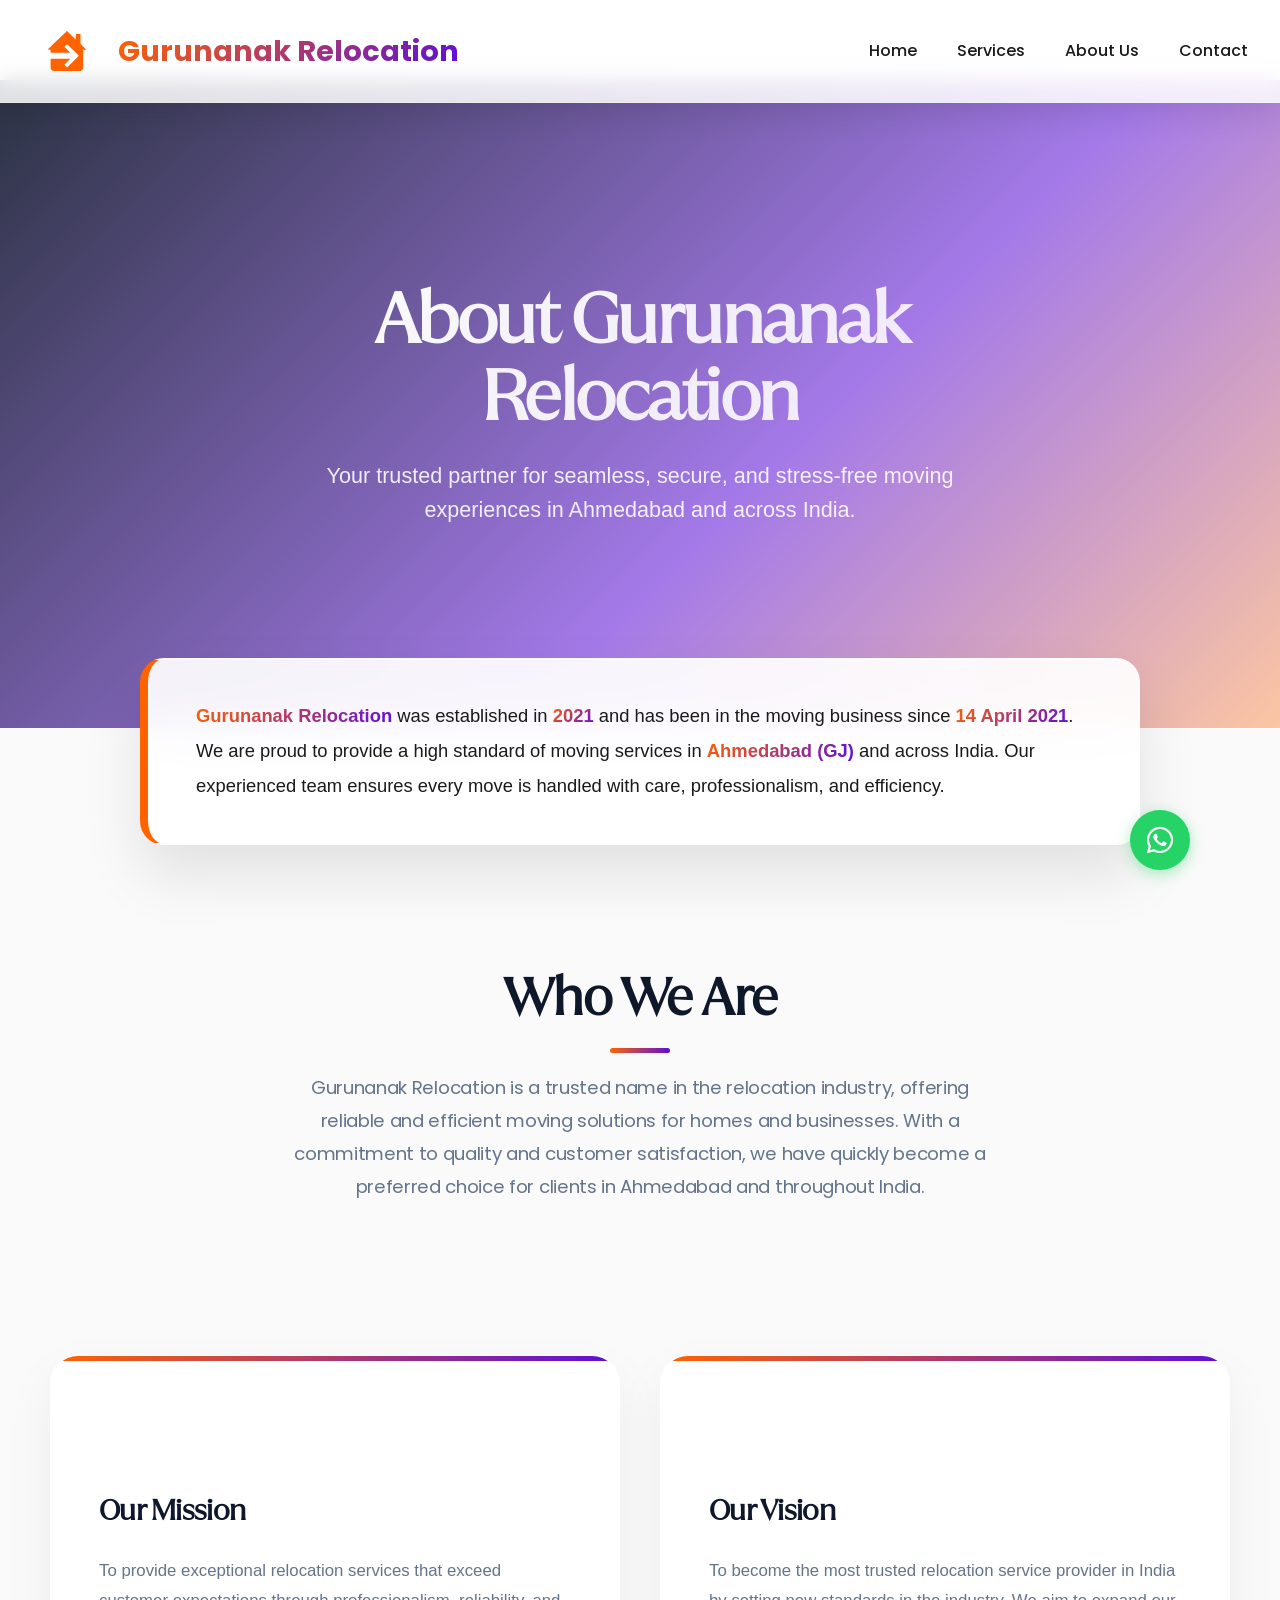
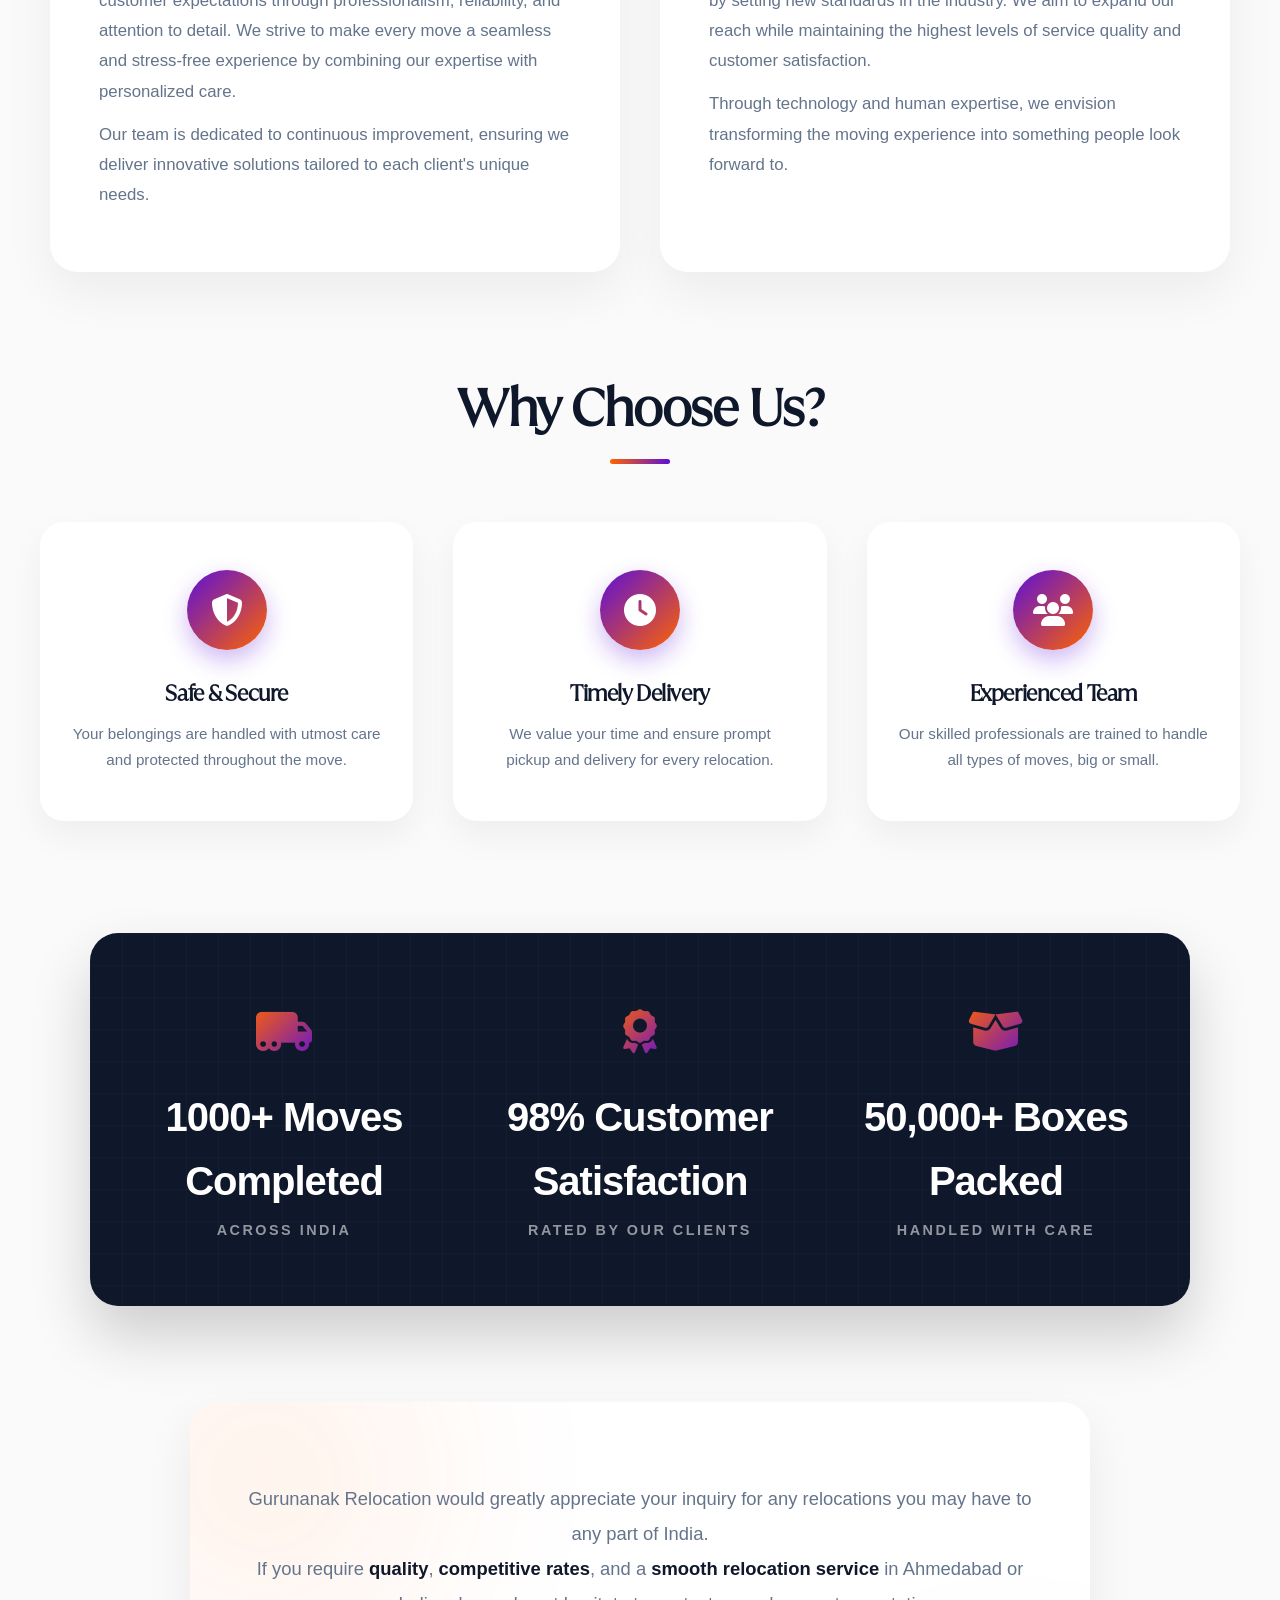
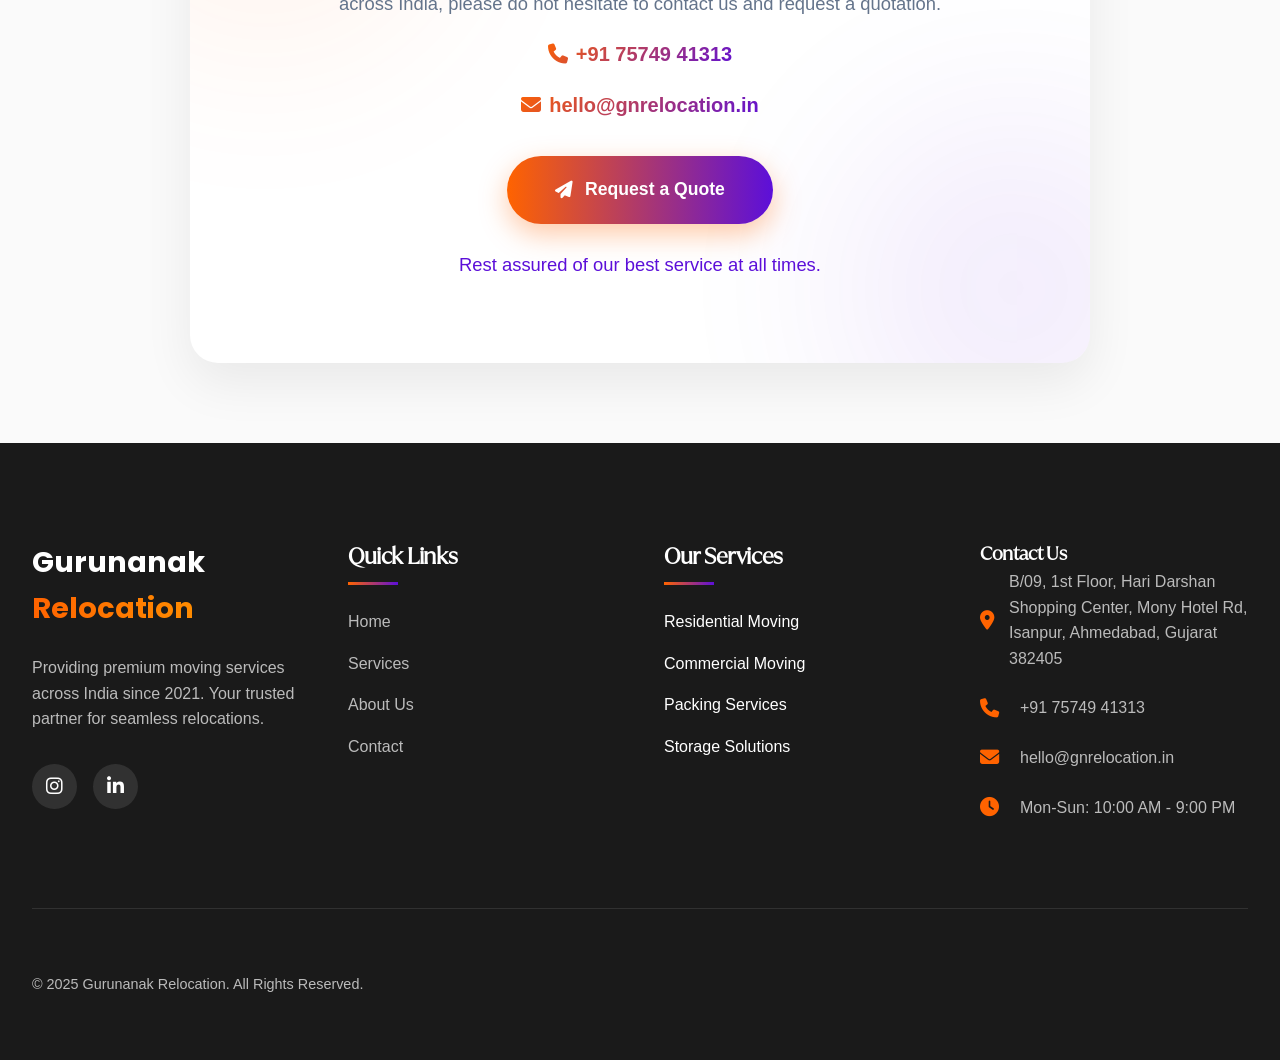
<file: AboutUs.html>
<!DOCTYPE html>
<html lang="en">
<head>
    <meta charset="UTF-8">
    <meta name="viewport" content="width=device-width, initial-scale=1.0">
    <meta name="robots" content="index, follow">
    <meta name="author" content="Gurunanak Relocation">
    <meta name="theme-color" content="#0A4DA2">

    <title>About Gurunanak Relocation | Trusted Packers &amp; Movers</title>
    <meta name="description" content="Learn about Gurunanak Relocation and our commitment to safe, reliable, and hassle-free moving services. We help families and businesses relocate with confidence.">
    <meta name="keywords" content="about Gurunanak Relocation, moving company, trusted packers, professional movers, relocation experts">
    <link rel="canonical" href="https://gnrelocation.in/about">

    <!-- Open Graph Tags -->
    <meta property="og:type" content="website">
    <meta property="og:site_name" content="Gurunanak Relocation">
    <meta property="og:title" content="About Gurunanak Relocation | Trusted Packers &amp; Movers">
    <meta property="og:description" content="Learn about Gurunanak Relocation and our commitment to safe, reliable, and hassle-free moving services. We help families and businesses relocate with confidence.">
    <meta property="og:image" content="https://gnrelocation.in/backimage.jpg">
    <meta property="og:url" content="https://gnrelocation.in/about">

    <!-- Twitter Tags -->
    <meta name="twitter:card" content="summary_large_image">
    <meta name="twitter:title" content="About Gurunanak Relocation | Trusted Packers &amp; Movers">
    <meta name="twitter:description" content="Learn about Gurunanak Relocation and our commitment to safe, reliable, and hassle-free moving services. We help families and businesses relocate with confidence.">
    <meta name="twitter:image" content="https://gnrelocation.in/backimage.jpg">

    <!-- JSON-LD Structured Data -->
    <script type="application/ld+json">
    {
      "@context": "https://schema.org",
      "@type": "MovingCompany",
      "name": "Gurunanak Relocation",
      "url": "https://gnrelocation.in",
      "logo": "https://gnrelocation.in/logo.png",
      "image": "https://gnrelocation.in/backimage.jpg",
      "telephone": "+91-7574941313",
      "email": "hello@gnrelocation.in",
      "address": {
        "@type": "PostalAddress",
        "streetAddress": "B/09, 1st Floor, Hari Darshan Shopping Center, Mony Hotel Rd, Isanpur",
        "addressLocality": "Ahmedabad",
        "addressRegion": "Gujarat",
        "postalCode": "382405",
        "addressCountry": "IN"
      }
    }
    </script>
    <link rel="stylesheet" href="https://cdnjs.cloudflare.com/ajax/libs/font-awesome/6.4.0/css/all.min.css">
    <link rel="icon" type="image/png" href="head.png">
    <link rel="preconnect" href="https://fonts.googleapis.com">
    <link rel="preconnect" href="https://fonts.gstatic.com" crossorigin>
    <link href="https://fonts.googleapis.com/css2?family=Poppins:wght@300;400;500;600;700;800&display=swap" rel="stylesheet">
    <link rel="stylesheet" href="assets/css/reset.css">
    <link rel="stylesheet" href="assets/css/variables.css">
    <link rel="stylesheet" href="assets/css/global-fonts.css">
    <link rel="stylesheet" href="assets/css/header.css">
    <link rel="stylesheet" href="assets/css/footer.css">
    <link rel="stylesheet" href="assets/css/page-utils.css">
    <link rel="stylesheet" href="assets/css/about.css">
    <style>
        /* Use Home font for headings */
        h1, h2, h3, h4, h5, h6, .section-title {
            font-family: 'QuariaDisplay', serif !important;
            letter-spacing: -0.02em;
        }
    </style>
</head>
<body>
    <!-- Header -->
    <header id="header">
        <div class="header-container">
            <a href="/" class="logo">
                <img src="logo.svg" alt="Gurunanak Relocation Logo" class="logo-image">
                <div class="logo-text">Gurunanak <span>Relocation</span></div>
            </a>
            <nav id="nav">
               <ul>
                    <li><a href="/" active>Home</a></li>
                    <li><a href="Service.html">Services</a></li>
                    <li><a href="AboutUs.html">About Us</a></li>
                    <li><a href="Contactus.html">Contact</a></li>
                </ul>
            </nav>
            <div class="mobile-menu" id="mobileMenu">
                <i class="fas fa-bars"></i>
            </div>
        </div>
    </header>
    
    <!-- Hero Section -->
    <section class="about-hero">
        <div class="about-hero-bg"></div>
        <div class="about-hero-overlay"></div>
        <div class="about-hero-content">
            <h1>About Gurunanak Relocation</h1>
            <p>Your trusted partner for seamless, secure, and stress-free moving experiences in Ahmedabad and across India.</p>
        </div>
    </section>
    
    <!-- About Highlight Section -->
    <section class="about-highlight">
        <strong>Gurunanak Relocation</strong> was established in <strong>2021</strong> and has been in the moving business since <strong>14 April 2021</strong>. We are proud to provide a high standard of moving services in <strong>Ahmedabad (GJ)</strong> and across India. Our experienced team ensures every move is handled with care, professionalism, and efficiency.
    </section>
    <!-- Who We Are Section -->
    <section class="container">
        <div class="section-title">
            <h2>Who We Are</h2>
            <p style="font-family:poppins">
                Gurunanak Relocation is a trusted name in the relocation industry, offering reliable and efficient moving solutions for homes and businesses. With a commitment to quality and customer satisfaction, we have quickly become a preferred choice for clients in Ahmedabad and throughout India.
            </p>
        </div>
    </section>
    

<!-- Mission & Vision Section -->
<section class="container">
    <div class="mission-vision">
        <div class="mission-card">
            <div class="card-icon">
                <svg xmlns="http://www.w3.org/2000/svg" width="1em" height="1em" viewBox="0 0 24 24" fill="none" stroke="currentColor" stroke-width="2" stroke-linecap="round" stroke-linejoin="round">
                    <path d="M12 2L2 7l10 5 10-5-10-5zM2 17l10 5 10-5M2 12l10 5 10-5"></path>
                </svg>
            </div>
            <h3>Our Mission</h3>
            <p>To provide exceptional relocation services that exceed customer expectations through professionalism, reliability, and attention to detail. We strive to make every move a seamless and stress-free experience by combining our expertise with personalized care.</p>
            <p>Our team is dedicated to continuous improvement, ensuring we deliver innovative solutions tailored to each client's unique needs.</p>
        </div>
        <div class="vision-card">
            <div class="card-icon">
                <svg xmlns="http://www.w3.org/2000/svg" width="1em" height="1em" viewBox="0 0 24 24" fill="none" stroke="currentColor" stroke-width="2" stroke-linecap="round" stroke-linejoin="round">
                    <circle cx="12" cy="12" r="10"></circle>
                    <path d="M12 8v4l3 3"></path>
                </svg>
            </div>
            <h3>Our Vision</h3>
            <p>To become the most trusted relocation service provider in India by setting new standards in the industry. We aim to expand our reach while maintaining the highest levels of service quality and customer satisfaction.</p>
            <p>Through technology and human expertise, we envision transforming the moving experience into something people look forward to.</p>
        </div>
    </div>
</section>
    
    
    <!-- Why Choose Us Section -->
    <section class="container">
        <div class="section-title">
            <h2>Why Choose Us?</h2>
        </div>
        <div class="services-grid">
            <div class="service-card">
                <div class="service-icon"><i class="fas fa-shield-alt"></i></div>
                <div class="service-content">
                    <h3>Safe & Secure</h3>
                    <p>Your belongings are handled with utmost care and protected throughout the move.</p>
                </div>
            </div>
            <div class="service-card">
                <div class="service-icon"><i class="fas fa-clock"></i></div>
                <div class="service-content">
                    <h3>Timely Delivery</h3>
                    <p>We value your time and ensure prompt pickup and delivery for every relocation.</p>
                </div>
            </div>
            <div class="service-card">
                <div class="service-icon"><i class="fas fa-users"></i></div>
                <div class="service-content">
                    <h3>Experienced Team</h3>
                    <p>Our skilled professionals are trained to handle all types of moves, big or small.</p>
                </div>
            </div>
          
        </div>
    </section>
    
    <!-- Fun Facts Section -->
    <section class="fun-facts">
        <div>
            <div class="fun-fact-icon"><i class="fas fa-truck-moving"></i></div>
            <div class="fun-fact">1000+ Moves Completed</div>
            <p>Across India</p>
        </div>
        <div>
            <div class="fun-fact-icon"><i class="fas fa-award"></i></div>
            <div class="fun-fact">98% Customer Satisfaction</div>
            <p>Rated by our clients</p>
        </div>
        
        <div>
            <div class="fun-fact-icon"><i class="fas fa-box-open"></i></div>
            <div class="fun-fact">50,000+ Boxes Packed</div>
            <p>Handled with care</p>
        </div>
    </section>
    
        
    
    
    <!-- CTA Section -->
    <section class="about-contact-cta">
        <div>
            Gurunanak Relocation would greatly appreciate your inquiry for any relocations you may have to any part of India.<br>
            If you require <strong>quality</strong>, <strong>competitive rates</strong>, and a <strong>smooth relocation service</strong> in Ahmedabad or across India, please do not hesitate to contact us and request a quotation.<br>
            <a href="tel:+919913609060"><span class="contact-phone"><i class="fas fa-phone"></i> +91 75749 41313</span><br></a>
            <a href="mailto:hello@gnrelocation.in"><span class="contact-email"><i class="fas fa-envelope"></i> hello@gnrelocation.in</span></a>
        </div>
        <button class="cta-button" onclick="window.location.href='Contactus.html'"><i class="fas fa-paper-plane"></i> Request a Quote</button>
        <div style="margin-top:1.5rem;color:var(--secondary);font-weight:500;">
            Rest assured of our best service at all times.
        </div>
    </section>
    
     <footer>
        <div class="footer-container">
            <div class="footer-about">
                <div class="footer-logo">Gurunanak <span>Relocation</span></div>
                <p>Providing premium moving services across India since 2021. Your trusted partner for seamless relocations.</p>
                <div class="social-links">
                   
                    <a href="https://www.instagram.com/gurunanakrelocation?utm_source=ig_web_button_share_sheet&igsh=ZDNlZDc0MzIxNw=="><i class="fab fa-instagram"></i></a>
                    <a href="https://in.linkedin.com/company/gurunanak-relocation"><i class="fab fa-linkedin-in"></i></a>
                </div>
            </div>
            <div class="footer-links">
                <h3>Quick Links</h3>
              <ul>
                    <li><a href="/" active>Home</a></li>
                    <li><a href="Service.html">Services</a></li>
                    <li><a href="AboutUs.html">About Us</a></li>
                    <li><a href="Contactus.html">Contact</a></li>
                </ul>
            </div>
            <div class="footer-links">
                <h3>Our Services</h3>
                <ul>
                <li>Residential Moving</a></li> <li>Commercial Moving</a></li> <li>Packing Services</a></li> <li>Storage Solutions</a></li> </ul> </div> <div class="footer-contact"> <h3>Contact Us</h3> <p><i class="fas fa-map-marker-alt"></i> B/09, 1st Floor, Hari Darshan Shopping Center, Mony Hotel Rd, Isanpur, Ahmedabad, Gujarat 382405</p> <p><i class="fas fa-phone"></i> +91 75749 41313</p> <p><i class="fas fa-envelope"></i> hello@gnrelocation.in</p> <p><i class="fas fa-clock"></i> Mon-Sun: 10:00 AM - 9:00 PM</p> </div> </div> <div class="footer-bottom"> <p>&copy; 2025 Gurunanak Relocation. All Rights Reserved. </div> 
    </footer>
    
    <!-- Back to Top Button -->
    <div class="back-to-top" id="backToTop">
        <i class="fas fa-arrow-up"></i>
    </div>
    
    <script>
        // Mobile Menu Toggle
        const mobileMenu = document.getElementById('mobileMenu');
        const nav = document.getElementById('nav');
        
        mobileMenu.addEventListener('click', () => {
            nav.classList.toggle('active');
            mobileMenu.innerHTML = nav.classList.contains('active') ? 
                '<i class="fas fa-times"></i>' : '<i class="fas fa-bars"></i>';
        });

        // Header Scroll Effect
        const header = document.getElementById('header');
        window.addEventListener('scroll', () => {
            if (window.scrollY > 100) {
                header.classList.add('scrolled');
            } else {
                header.classList.remove('scrolled');
            }
        });

        // Back to Top Button
        const backToTop = document.getElementById('backToTop');
        window.addEventListener('scroll', () => {
            if (window.scrollY > 300) {
                backToTop.classList.add('active');
            } else {
                backToTop.classList.remove('active');
            }
        });
        backToTop.addEventListener('click', () => {
            window.scrollTo({
                top: 0,
                behavior: 'smooth'
            });
        });
    </script>
    <!-- Floating WhatsApp Button -->
    <a href="https://wa.me/917574941313?text=Hi,%20I%20would%20like%20to%20get%20a%20quote%20for%20my%20move." target="_blank" class="whatsapp-float">
        <i class="fab fa-whatsapp"></i>
    </a>
    <style>
    .whatsapp-float { position: fixed; bottom: 30px; right: 90px; background-color: #25d366; color: #FFF; border-radius: 50px; text-align: center; font-size: 30px; box-shadow: 0px 4px 15px rgba(37, 211, 102, 0.4); z-index: 100; width: 60px; height: 60px; display: flex; align-items: center; justify-content: center; text-decoration: none; transition: all 0.3s ease; animation: bounce-wa 2s infinite; }
    .whatsapp-float:hover { background-color: #128C7E; color: #fff; transform: scale(1.1); box-shadow: 0px 6px 20px rgba(37, 211, 102, 0.6); }
    @keyframes bounce-wa { 0%, 20%, 50%, 80%, 100% { transform: translateY(0); } 40% { transform: translateY(-10px); } 60% { transform: translateY(-5px); } }
    @media (max-width: 768px) { .whatsapp-float { bottom: 20px; right: 80px; width: 50px; height: 50px; font-size: 25px; } }
    </style>
</body>
    <script>
if (window.history && window.history.pushState && window.location.protocol !== 'file:') {
  let path = window.location.pathname;
  if (path.endsWith(".html")) {
    let cleanPath = path.replace(/\.html$/, "");
    window.history.replaceState({}, document.title, cleanPath);
  }
}
</script>

</html>
</file>
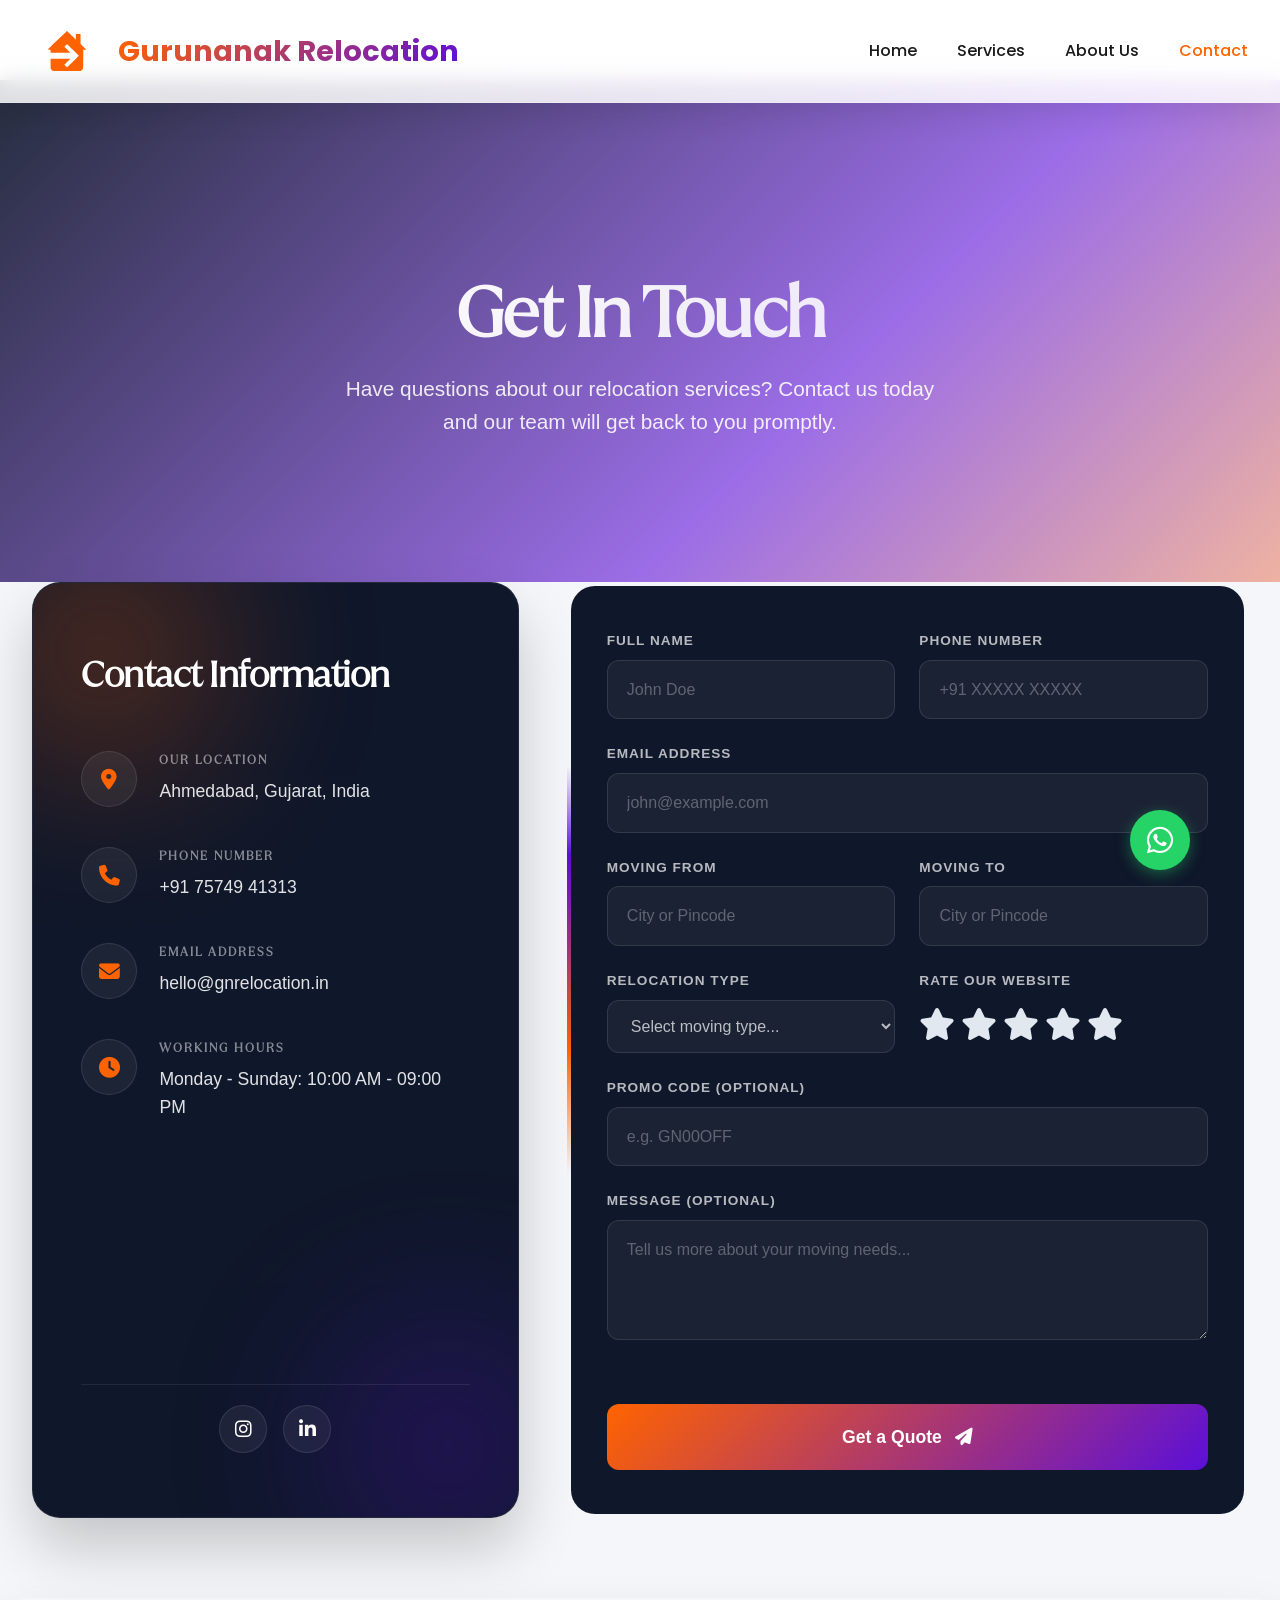
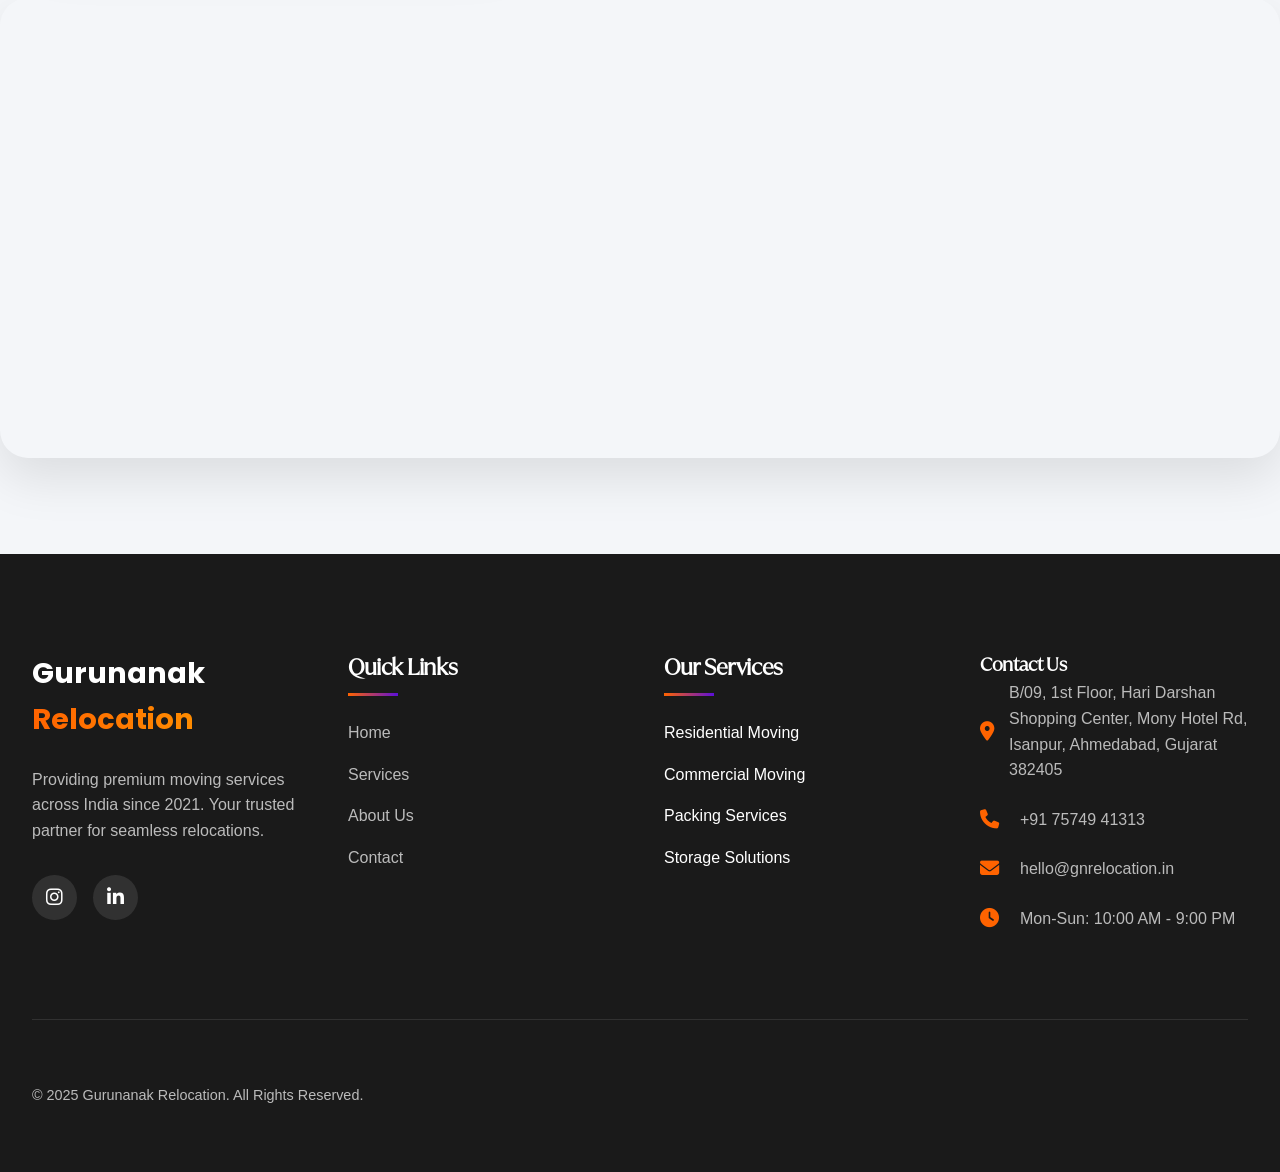
<file: Contactus.html>
<!DOCTYPE html>
<html lang="en">
<head>
    <meta charset="UTF-8">
    <meta name="viewport" content="width=device-width, initial-scale=1.0">
    <meta name="robots" content="index, follow">
    <meta name="author" content="Gurunanak Relocation">
    <meta name="theme-color" content="#0A4DA2">

    <title>Contact Gurunanak Relocation | Get a Free Moving Quote</title>
    <meta name="description" content="Need reliable packers and movers? Contact Gurunanak Relocation for a free relocation estimate. We're ready to assist with residential and commercial moves across India.">
    <meta name="keywords" content="contact packers and movers, moving quote, relocation estimate, moving company contact">
    <link rel="canonical" href="https://gnrelocation.in/contact">

    <!-- Open Graph Tags -->
    <meta property="og:type" content="website">
    <meta property="og:site_name" content="Gurunanak Relocation">
    <meta property="og:title" content="Contact Gurunanak Relocation | Get a Free Moving Quote">
    <meta property="og:description" content="Need reliable packers and movers? Contact Gurunanak Relocation for a free relocation estimate. We're ready to assist with residential and commercial moves across India.">
    <meta property="og:image" content="https://gnrelocation.in/backimage.jpg">
    <meta property="og:url" content="https://gnrelocation.in/contact">

    <!-- Twitter Tags -->
    <meta name="twitter:card" content="summary_large_image">
    <meta name="twitter:title" content="Contact Gurunanak Relocation | Get a Free Moving Quote">
    <meta name="twitter:description" content="Need reliable packers and movers? Contact Gurunanak Relocation for a free relocation estimate. We're ready to assist with residential and commercial moves across India.">
    <meta name="twitter:image" content="https://gnrelocation.in/backimage.jpg">

    <!-- JSON-LD Structured Data -->
    <script type="application/ld+json">
    {
      "@context": "https://schema.org",
      "@type": "MovingCompany",
      "name": "Gurunanak Relocation",
      "url": "https://gnrelocation.in",
      "logo": "https://gnrelocation.in/logo.png",
      "image": "https://gnrelocation.in/backimage.jpg",
      "telephone": "+91-7574941313",
      "email": "hello@gnrelocation.in",
      "address": {
        "@type": "PostalAddress",
        "streetAddress": "B/09, 1st Floor, Hari Darshan Shopping Center, Mony Hotel Rd, Isanpur",
        "addressLocality": "Ahmedabad",
        "addressRegion": "Gujarat",
        "postalCode": "382405",
        "addressCountry": "IN"
      }
    }
    </script>
    <link rel="stylesheet" href="https://cdnjs.cloudflare.com/ajax/libs/font-awesome/6.4.0/css/all.min.css">
    <link rel="icon" type="image/png" href="head.png">
    <link rel="preconnect" href="https://fonts.googleapis.com">
    <link rel="preconnect" href="https://fonts.gstatic.com" crossorigin>
    <link href="https://fonts.googleapis.com/css2?family=Poppins:wght@300;400;500;600;700;800&display=swap" rel="stylesheet">
    <link rel="stylesheet" href="assets/css/reset.css">
    <link rel="stylesheet" href="assets/css/variables.css">
    <link rel="stylesheet" href="assets/css/global-fonts.css">
    <link rel="stylesheet" href="assets/css/header.css">
    <link rel="stylesheet" href="assets/css/footer.css">
    <link rel="stylesheet" href="assets/css/page-utils.css">
    <link rel="stylesheet" href="assets/css/contact.css">
    <style>
        /* Use Home font for headings */
        h1, h2, h3, h4, h5, h6, .section-title {
            font-family: 'QuariaDisplay', serif !important;
            letter-spacing: -0.02em;
        }
    </style>
    <!-- Google reCAPTCHA -->
    <script src="https://www.google.com/recaptcha/api.js" async defer></script>
</head>
<body>
    <!-- Header -->
    <header id="header">
        <div class="header-container">
            <a href="/" class="logo">
                <img src="logo.svg" alt="Gurunanak Relocation Logo" class="logo-image">
                <div class="logo-text">Gurunanak <span>Relocation</span></div>
            </a>
            <nav id="nav">
                <ul>
                    <li><a href="/">Home</a></li>
                    <li><a href="Service.html">Services</a></li>
                    <li><a href="AboutUs.html">About Us</a></li>
                    <li><a href="Contactus.html" style="color: var(--primary);">Contact</a></li>
                </ul>
            </nav>
            <div class="mobile-menu" id="mobileMenu">
                <i class="fas fa-bars"></i>
            </div>
        </div>
    </header>
    
    <!-- Hero Section -->
    <section class="contact-hero">
        <div class="contact-hero-bg"></div>
        <div class="contact-hero-overlay"></div>
        <div class="contact-hero-content">
            <h1>Get In Touch</h1>
            <p>Have questions about our relocation services? Contact us today and our team will get back to you promptly.</p>
        </div>
    </section>
    
    <!-- Contact Section -->
    <section class="contact-section">
        <div class="contact-container">
            <div class="contact-info">
                <h2>Contact Information</h2>
                <div class="contact-details">
                    <div class="contact-item">
                        <div class="contact-icon">
                            <i class="fas fa-map-marker-alt"></i>
                        </div>
                        <div class="contact-text">
                            <h3>Our Location</h3>
                            <p>Ahmedabad, Gujarat, India</p>
                        </div>
                    </div>
                    <div class="contact-item">
                        <div class="contact-icon">
                            <i class="fas fa-phone"></i>
                        </div>
                        <div class="contact-text">
                            <h3>Phone Number</h3>
                            <a href="tel:+917574941313">+91 75749 41313</a>
                        </div>
                    </div>
                    <div class="contact-item">
                        <div class="contact-icon">
                            <i class="fas fa-envelope"></i>
                        </div>
                        <div class="contact-text">
                            <h3>Email Address</h3>
                            <a href="mailto:hello@gnrelocation.in">hello@gnrelocation.in</a>
                        </div>
                    </div>
                    <div class="contact-item">
                        <div class="contact-icon">
                            <i class="fas fa-clock"></i>
                        </div>
                        <div class="contact-text">
                            <h3>Working Hours</h3>
                            <p>Monday - Sunday: 10:00 AM - 09:00 PM</p>
                        </div>
                    </div>
                </div>
                <div class="social-links" style="justify-content: center; padding-top: 20px;">
                  <a href="https://www.instagram.com/gurunanakrelocation?utm_source=ig_web_button_share_sheet&igsh=ZDNlZDc0MzIxNw=="><i class="fab fa-instagram"></i></a>
                    <a href="https://in.linkedin.com/company/gurunanak-relocation"><i class="fab fa-linkedin-in"></i></a>
                </div>
            </div>
            
            <div class="google-form-container">
                <form id="contactForm" class="native-contact-form">
                    <div class="form-row">
                        <div class="form-group">
                            <label for="name">Full Name</label>
                            <input type="text" id="name" name="name" placeholder="John Doe" required>
                        </div>
                        <div class="form-group">
                            <label for="phone">Phone Number</label>
                            <input type="tel" id="phone" name="phone" placeholder="+91 XXXXX XXXXX" required>
                        </div>
                    </div>
                    
                    <div class="form-group">
                        <label for="email">Email Address</label>
                        <input type="email" id="email" name="email" placeholder="john@example.com" required>
                    </div>
                    
                    <div class="form-row">
                        <div class="form-group">
                            <label for="from">Moving From</label>
                            <input type="text" id="from" name="from" placeholder="City or Pincode" required>
                        </div>
                        <div class="form-group">
                            <label for="to">Moving To</label>
                            <input type="text" id="to" name="to" placeholder="City or Pincode" required>
                        </div>
                    </div>
                    
                    <div class="form-row">
                        <div class="form-group">
                            <label for="service">Relocation Type</label>
                            <select id="service" name="service" required>
                                <option value="" disabled selected>Select moving type...</option>
                                <option value="Residential 1BHK">Residential (1BHK)</option>
                                <option value="Residential 2BHK+">Residential (2BHK+)</option>
                                <option value="Commercial/Office">Commercial / Office</option>
                                <option value="Vehicle Relocation">Vehicle Relocation</option>
                                <option value="Other">Other</option>
                            </select>
                        </div>
                        <div class="form-group">
                            <label>Rate Our Website</label>
                            <div class="star-rating">
                                <input type="radio" id="star5" name="rating" value="5 Stars" required />
                                <label for="star5" class="fas fa-star"></label>
                                <input type="radio" id="star4" name="rating" value="4 Stars" />
                                <label for="star4" class="fas fa-star"></label>
                                <input type="radio" id="star3" name="rating" value="3 Stars" />
                                <label for="star3" class="fas fa-star"></label>
                                <input type="radio" id="star2" name="rating" value="2 Stars" />
                                <label for="star2" class="fas fa-star"></label>
                                <input type="radio" id="star1" name="rating" value="1 Star" />
                                <label for="star1" class="fas fa-star"></label>
                            </div>
                        </div>
                    </div>
                    
                    <div class="form-row">
                        <div class="form-group">
                            <label for="promo_code">Promo Code (Optional)</label>
                            <input type="text" id="promo_code" name="promo_code" placeholder="e.g. GN00OFF">
                        </div>
                    </div>
                    
                    <div class="form-group">
                        <label for="message">Message (Optional)</label>
                        <textarea id="message" name="message" placeholder="Tell us more about your moving needs..."></textarea>
                    </div>
                    
                    <!-- reCAPTCHA Widget -->
                    <div class="g-recaptcha" data-sitekey="6LcWgkstAAAAAOimWMzD6byA1mDHGNu-GzD4-sXp" style="margin-bottom: 0.5rem; display: flex; justify-content: center;"></div>
                    
                    <button type="submit" id="submitBtn" class="form-submit-btn">
                        <span class="btn-text" id="btnText">Get a Quote</span>
                        <div class="spinner" id="spinner"></div>
                        <i class="fas fa-paper-plane" id="btnIcon"></i>
                    </button>
                    
                    <div id="formStatus" class="form-status"></div>
                </form>
            </div>
        </div>
        
        <div class="map-section">
          <iframe src="https://www.google.com/maps/embed?pb=!1m18!1m12!1m3!1d3673.420288161087!2d72.59709707476874!3d22.97156751823071!2m3!1f0!2f0!3f0!3m2!1i1024!2i768!4f13.1!3m3!1m2!1s0x395e8f58f052c37f%3A0xac803af2916b1f8a!2sGURUNANAK%20RELOCATION!5e0!3m2!1sen!2sin!4v1755256066660!5m2!1sen!2sin" width="600" height="450" style="border:0;" allowfullscreen="" loading="lazy" referrerpolicy="no-referrer-when-downgrade"></iframe>
        </div>
    </section>
     <footer>
        <div class="footer-container">
            <div class="footer-about">
                <div class="footer-logo">Gurunanak <span>Relocation</span></div>
                <p>Providing premium moving services across India since 2021. Your trusted partner for seamless relocations.</p>
                <div class="social-links">
                   
                    <a href="https://www.instagram.com/gurunanakrelocation?utm_source=ig_web_button_share_sheet&igsh=ZDNlZDc0MzIxNw=="><i class="fab fa-instagram"></i></a>
                    <a href="https://in.linkedin.com/company/gurunanak-relocation"><i class="fab fa-linkedin-in"></i></a>
                </div>
            </div>
            <div class="footer-links">
                <h3>Quick Links</h3>
              <ul>
                    <li><a href="/" active>Home</a></li>
                    <li><a href="Service.html">Services</a></li>
                    <li><a href="AboutUs.html">About Us</a></li>
                    <li><a href="Contactus.html">Contact</a></li>
                </ul>
            </div>
            <div class="footer-links">
                <h3>Our Services</h3>
                <ul>
                <li>Residential Moving</li> <li>Commercial Moving</li> <li>Packing Services</li> <li>Storage Solutions</li> </ul> </div> <div class="footer-contact"> <h3>Contact Us</h3> <p><i class="fas fa-map-marker-alt"></i> B/09, 1st Floor, Hari Darshan Shopping Center, Mony Hotel Rd, Isanpur, Ahmedabad, Gujarat 382405</p> <p><i class="fas fa-phone"></i> +91 75749 41313</p> <p><i class="fas fa-envelope"></i> hello@gnrelocation.in</p> <p><i class="fas fa-clock"></i> Mon-Sun: 10:00 AM - 9:00 PM</p> </div> </div> <div class="footer-bottom"> <p>&copy; 2025 Gurunanak Relocation. All Rights Reserved. </p></div> 
    </footer>
    <!-- Back to Top Button -->
    <div class="back-to-top" id="backToTop">
        <i class="fas fa-arrow-up"></i>
    </div>
    
    <script>
        // Mobile Menu Toggle
        const mobileMenu = document.getElementById('mobileMenu');
        const nav = document.getElementById('nav');
        
        mobileMenu.addEventListener('click', () => {
            nav.classList.toggle('active');
            mobileMenu.innerHTML = nav.classList.contains('active') ? 
                '<i class="fas fa-times"></i>' : '<i class="fas fa-bars"></i>';
        });

        // Header Scroll Effect
        const header = document.getElementById('header');
        window.addEventListener('scroll', () => {
            if (window.scrollY > 100) {
                header.classList.add('scrolled');
            } else {
                header.classList.remove('scrolled');
            }
        });

        // Back to Top Button
        const backToTop = document.getElementById('backToTop');
        window.addEventListener('scroll', () => {
            if (window.scrollY > 300) {
                backToTop.classList.add('active');
            } else {
                backToTop.classList.remove('active');
            }
        });
        backToTop.addEventListener('click', () => {
            window.scrollTo({
                top: 0,
                behavior: 'smooth'
            });
        });

        // Google Sheets AJAX Submission Logic
        const form = document.getElementById('contactForm');
        const submitBtn = document.getElementById('submitBtn');
        const btnText = document.getElementById('btnText');
        const spinner = document.getElementById('spinner');
        const btnIcon = document.getElementById('btnIcon');
        const formStatus = document.getElementById('formStatus');

        if(form) {
            form.addEventListener('submit', (e) => {
                e.preventDefault();
                
                // Show loading state
                submitBtn.disabled = true;
                btnText.style.display = 'none';
                btnIcon.style.display = 'none';
                spinner.style.display = 'block';
                formStatus.className = 'form-status';
                formStatus.style.display = 'none';

                // Collect Data
                const formData = new FormData(form);
                
                const promo = formData.get("promo_code");
                if (promo && promo.trim() !== "") {
                    const oldMsg = formData.get("message") || "";
                    formData.set("message", oldMsg + "\n\n[PROMO CODE: " + promo.trim() + "]");
                }
                
                if (!formData.has("subject")) {
                    formData.append("subject", "New Contact Form Submission");
                }
                
                // reCAPTCHA Client-Side Validation
                const recaptchaResponse = grecaptcha.getResponse();
                if (!recaptchaResponse) {
                    spinner.style.display = 'none';
                    btnText.style.display = 'block';
                    btnIcon.style.display = 'block';
                    submitBtn.disabled = false;
                    
                    formStatus.textContent = 'Please check the "I am not a robot" box to continue.';
                    formStatus.className = 'form-status error';
                    formStatus.style.display = 'block';
                    return;
                }
                
                // REPLACE THIS URL WITH YOUR GOOGLE APPS SCRIPT URL AFTER PUBLISHING
                const googleScriptURL = 'https://script.google.com/macros/s/AKfycbxieEHJkQibMTDk1gAZvjooitIIPu8yW6mbTGzNaPfIovM_fQjgaTXZAZlYiH7rKq69Pw/exec';
                
                // If URL isn't configured yet, just simulate success for testing
                if(googleScriptURL === 'YOUR_GOOGLE_SCRIPT_URL_HERE') {
                    setTimeout(() => {
                        spinner.style.display = 'none';
                        btnText.style.display = 'block';
                        btnIcon.style.display = 'block';
                        submitBtn.disabled = false;
                        
                        formStatus.textContent = 'Please configure your Google Apps Script URL!';
                        formStatus.className = 'form-status error';
                        formStatus.style.display = 'block';
                    }, 1000);
                    return;
                }

                fetch(googleScriptURL, {
                    method: 'POST',
                    mode: 'no-cors',
                    body: formData
                })
                .then(response => {
                    spinner.style.display = 'none';
                    btnText.style.display = 'block';
                    btnIcon.style.display = 'block';
                    submitBtn.disabled = false;

                    formStatus.textContent = 'Success! We have received your request and will contact you shortly.';
                    formStatus.className = 'form-status success';
                    formStatus.style.display = 'block';
                    form.reset();
                })
                .catch(error => {
                    spinner.style.display = 'none';
                    btnText.style.display = 'block';
                    btnIcon.style.display = 'block';
                    submitBtn.disabled = false;
                    
                    formStatus.textContent = 'Oops! Something went wrong. Please try again.';
                    formStatus.className = 'form-status error';
                    formStatus.style.display = 'block';
                });
            });
        }
    </script>
    <!-- Floating WhatsApp Button -->
    <a href="https://wa.me/917574941313?text=Hi,%20I%20would%20like%20to%20get%20a%20quote%20for%20my%20move." target="_blank" class="whatsapp-float">
        <i class="fab fa-whatsapp"></i>
    </a>
    <style>
    .whatsapp-float { position: fixed; bottom: 30px; right: 90px; background-color: #25d366; color: #FFF; border-radius: 50px; text-align: center; font-size: 30px; box-shadow: 0px 4px 15px rgba(37, 211, 102, 0.4); z-index: 100; width: 60px; height: 60px; display: flex; align-items: center; justify-content: center; text-decoration: none; transition: all 0.3s ease; animation: bounce-wa 2s infinite; }
    .whatsapp-float:hover { background-color: #128C7E; color: #fff; transform: scale(1.1); box-shadow: 0px 6px 20px rgba(37, 211, 102, 0.6); }
    @keyframes bounce-wa { 0%, 20%, 50%, 80%, 100% { transform: translateY(0); } 40% { transform: translateY(-10px); } 60% { transform: translateY(-5px); } }
    @media (max-width: 768px) { .whatsapp-float { bottom: 20px; right: 80px; width: 50px; height: 50px; font-size: 25px; } }
    </style>
</body>
<script>
if (window.history && window.history.pushState) {
  let path = window.location.pathname;
  if (path.endsWith(".html")) {
    let cleanPath = path.replace(/\.html$/, "");
    window.history.replaceState({}, document.title, cleanPath);
  }
}
</script>
</html>
</file>
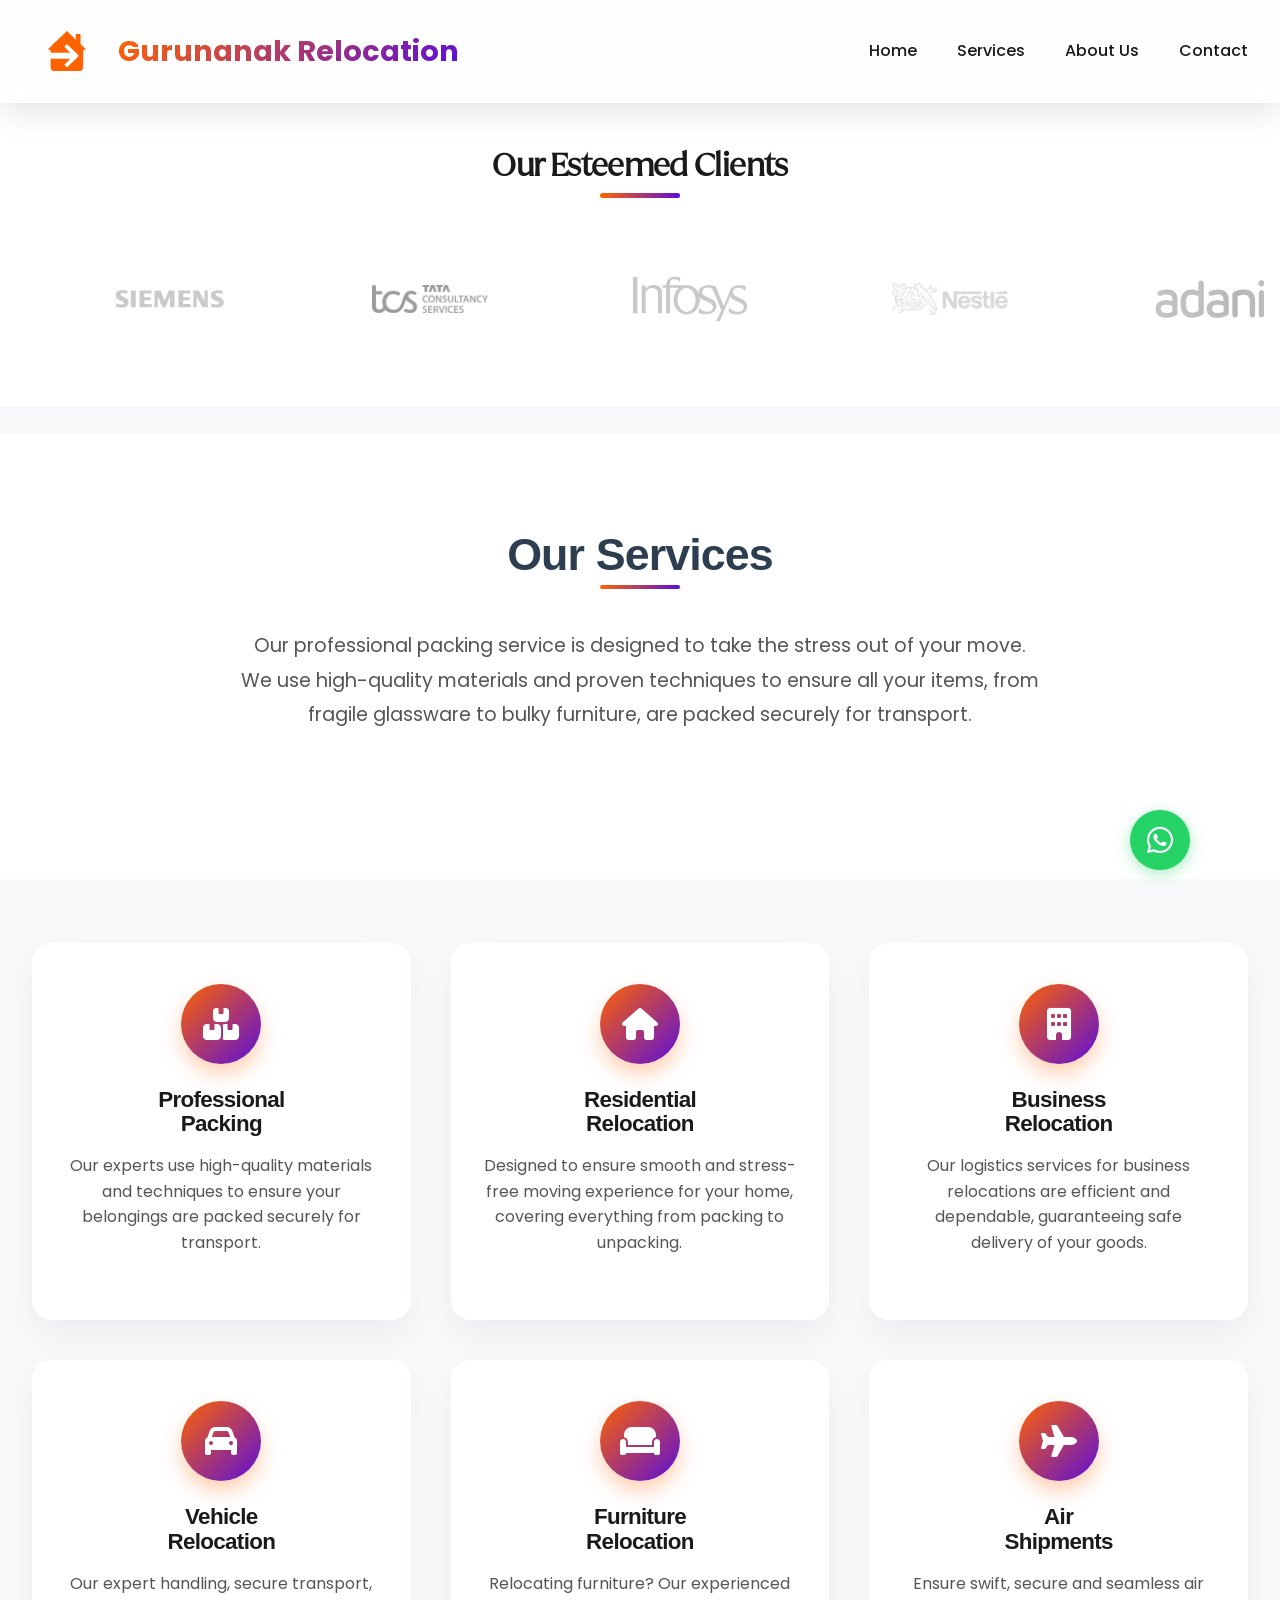
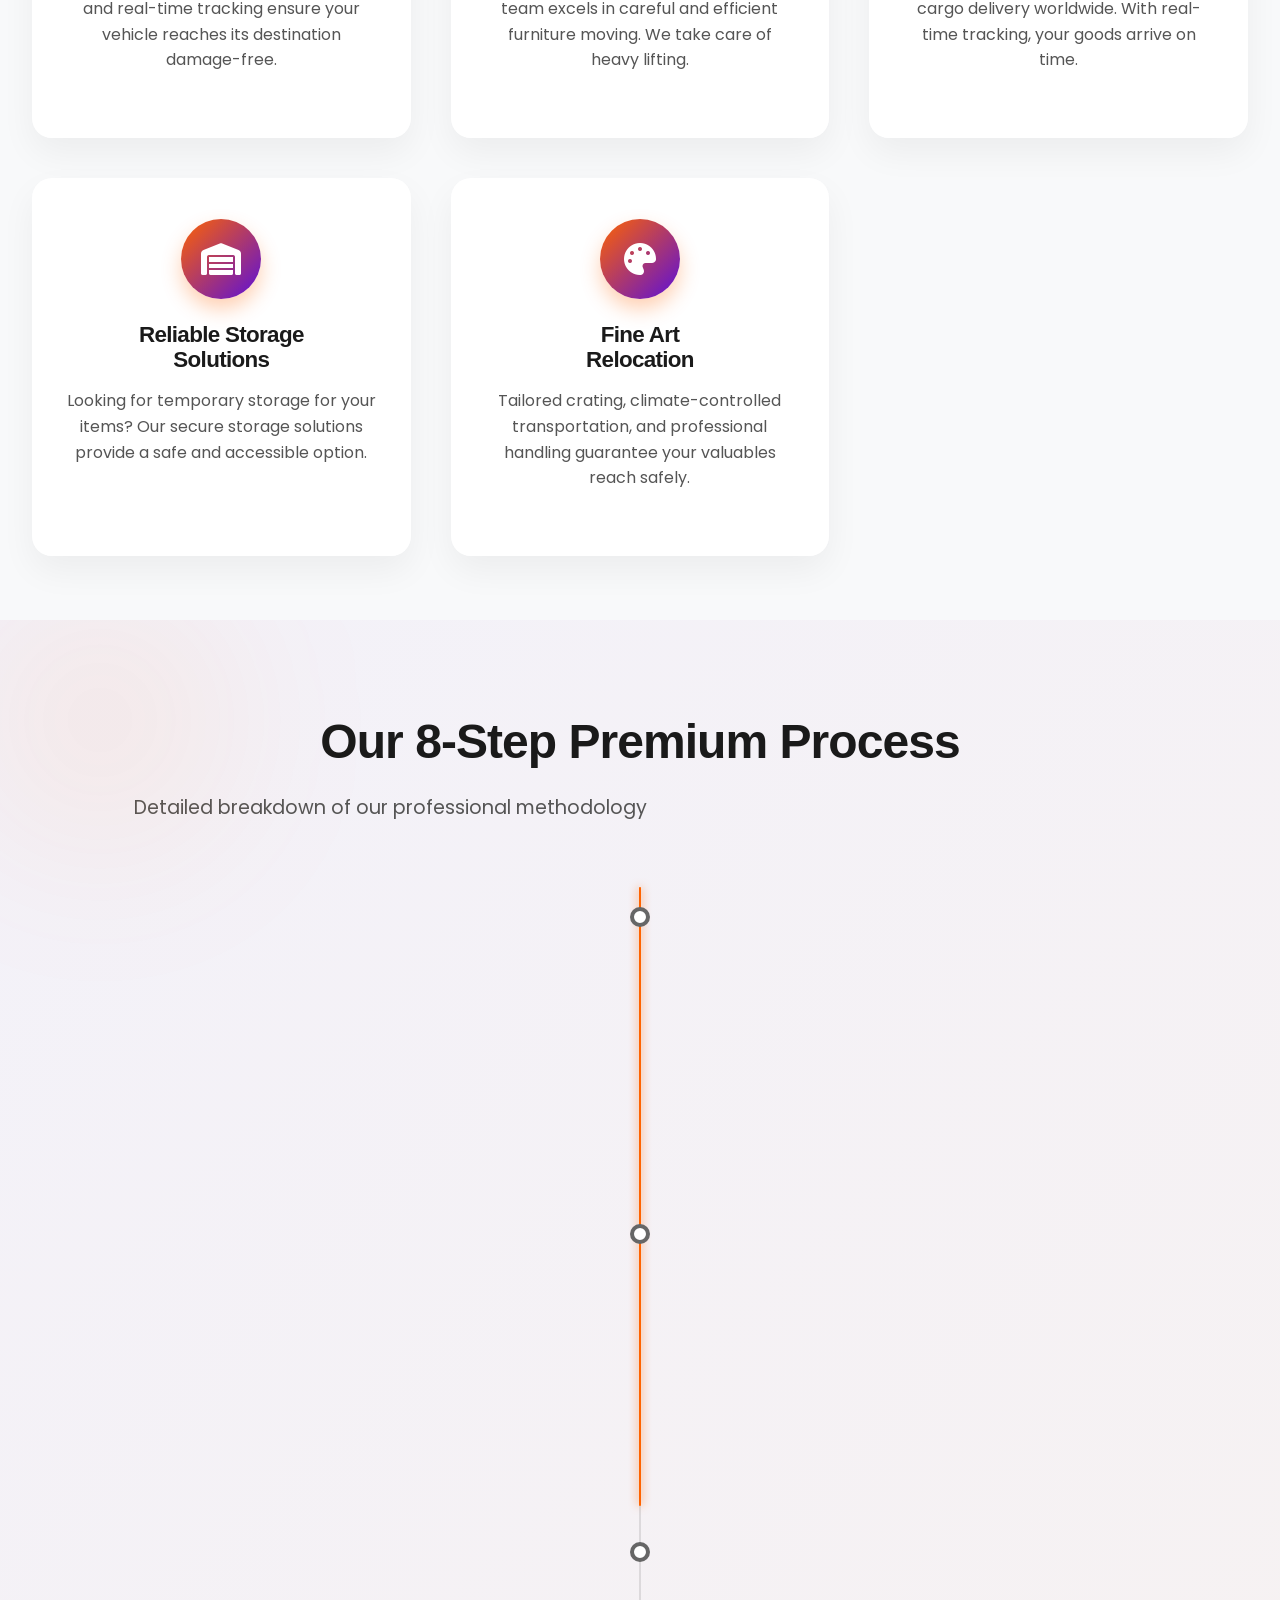
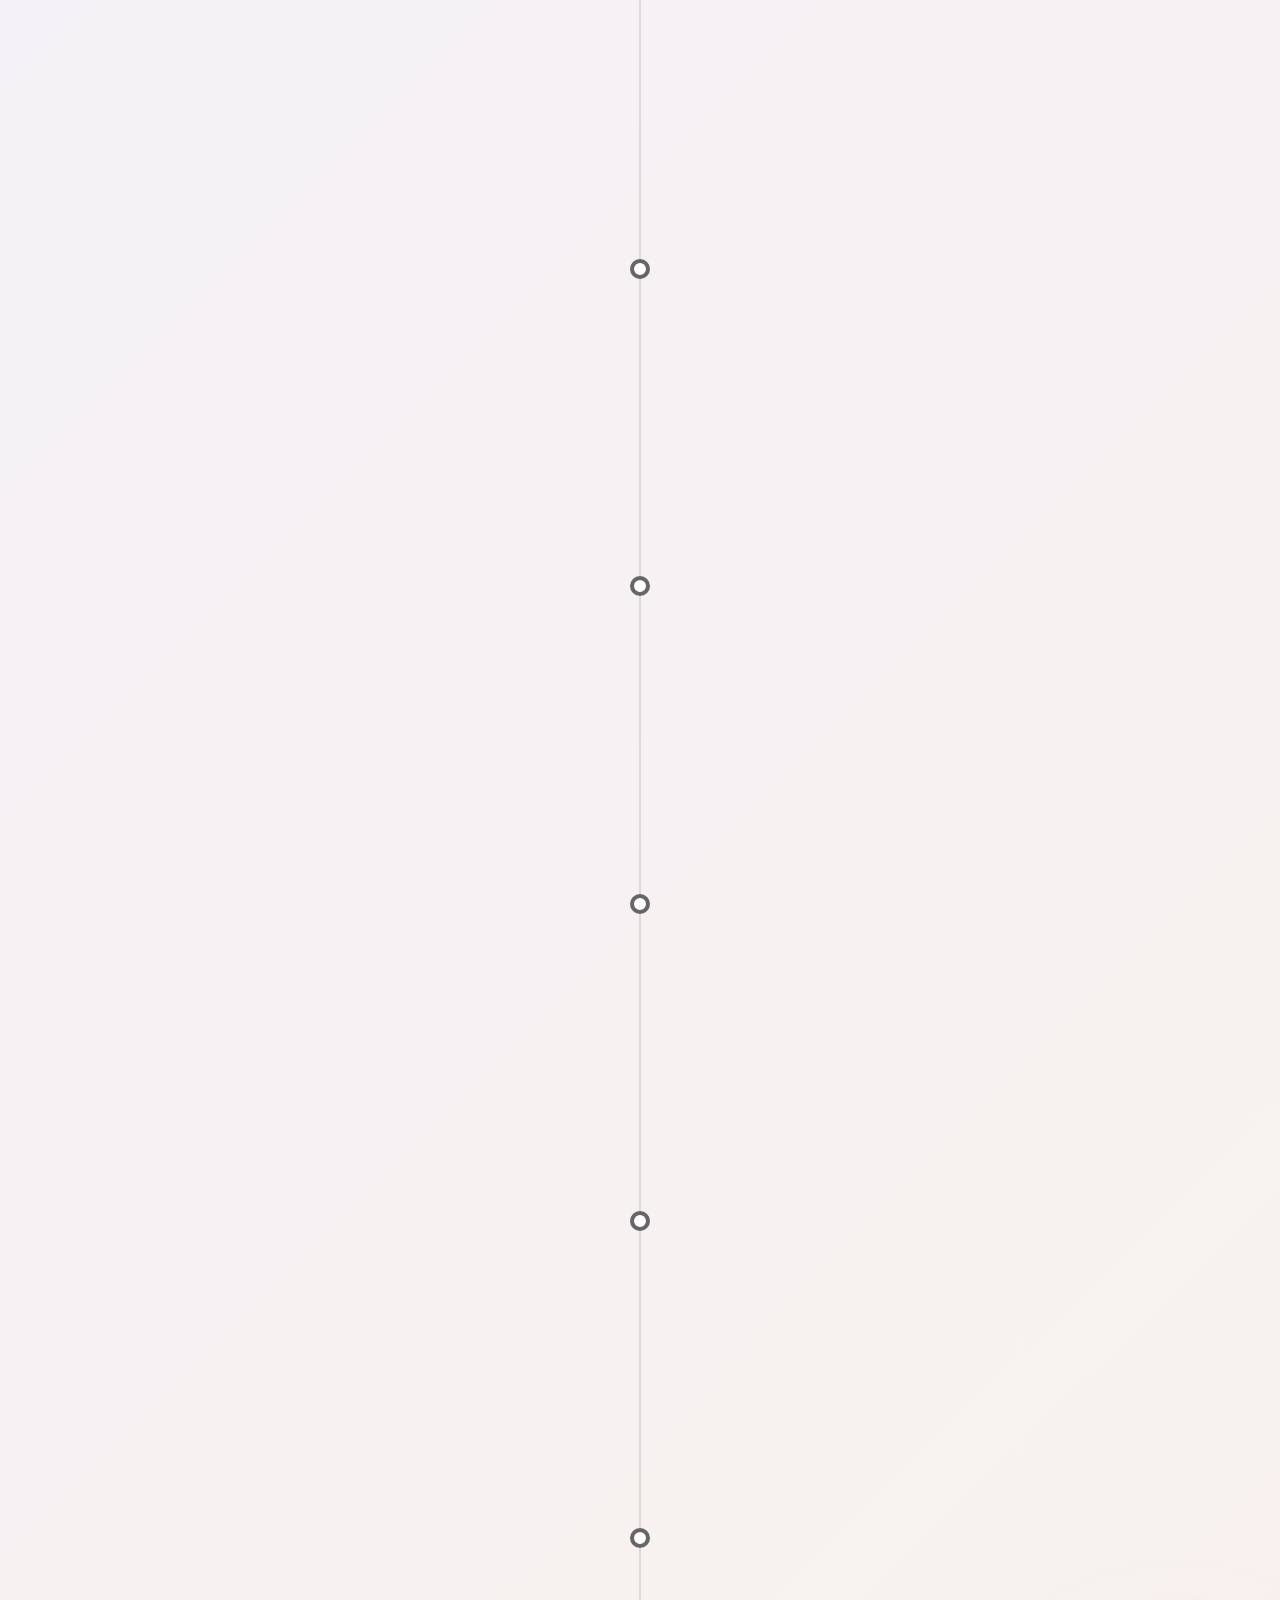
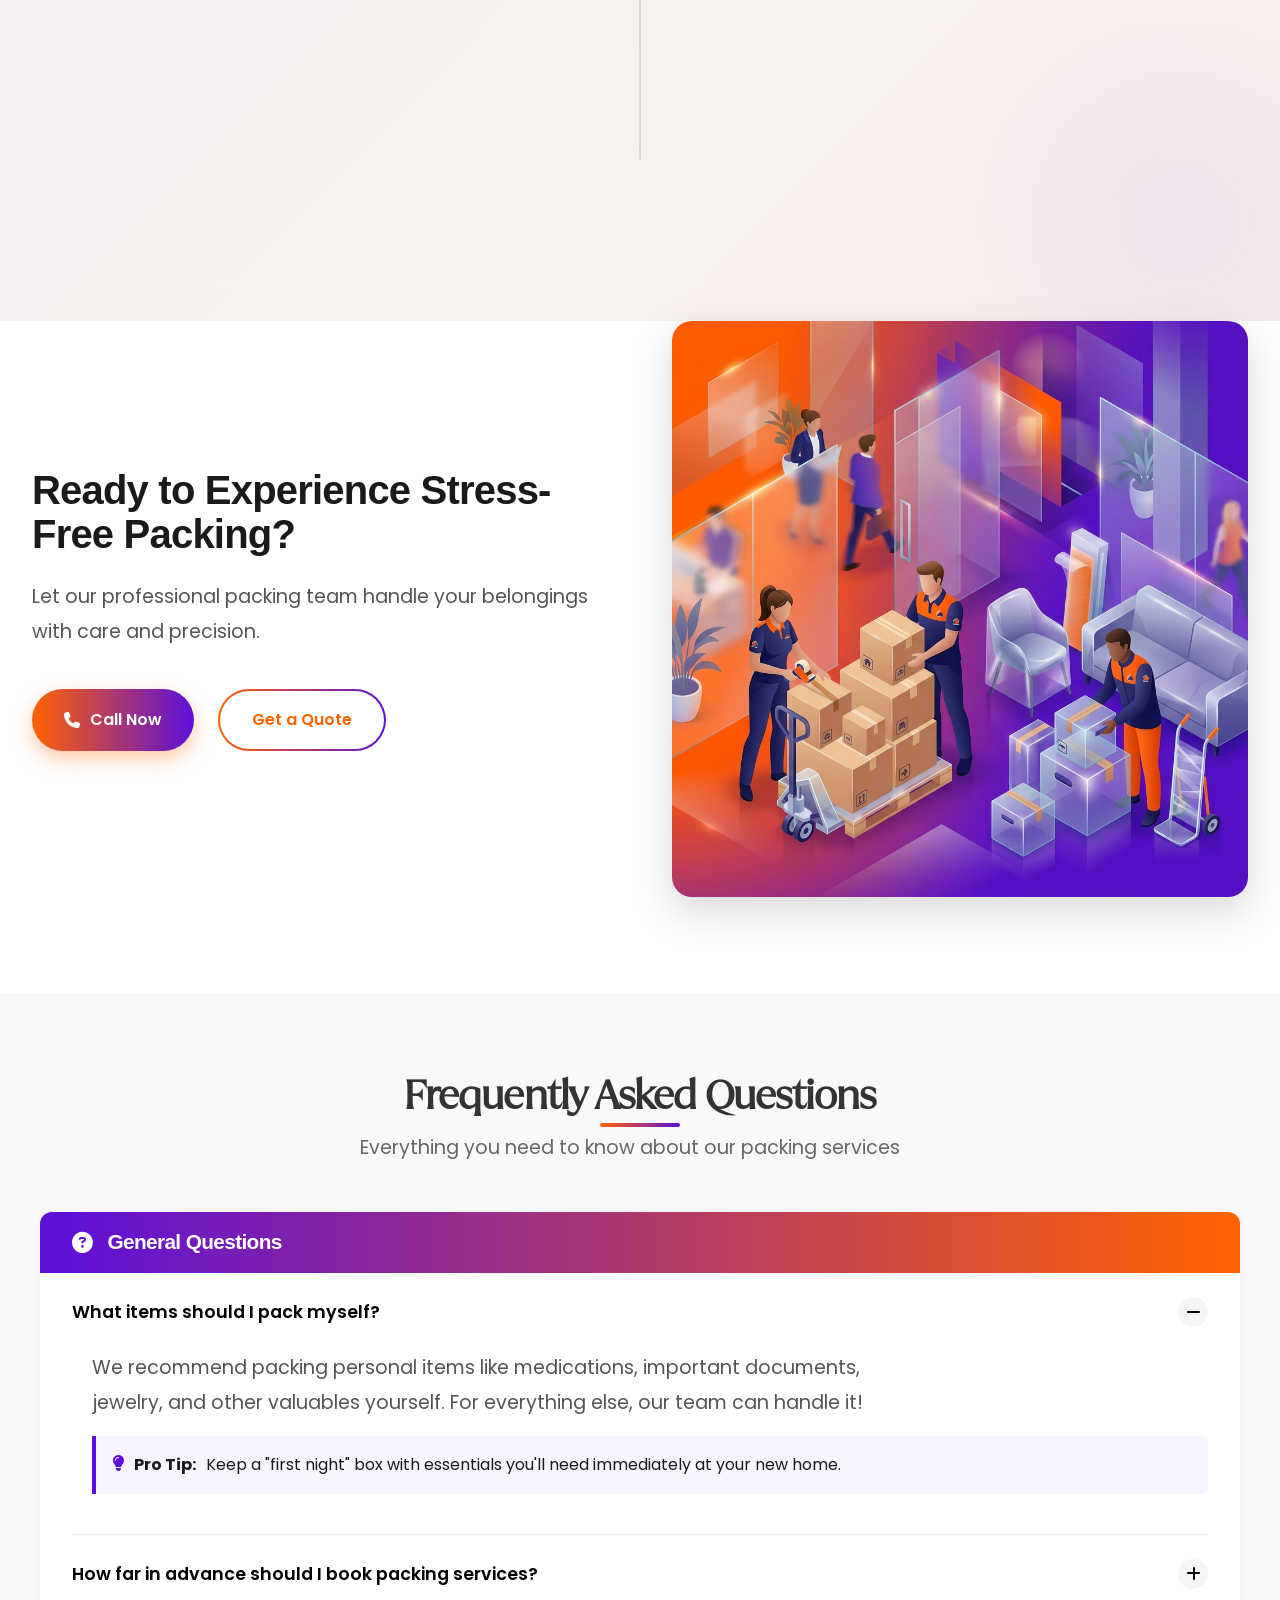
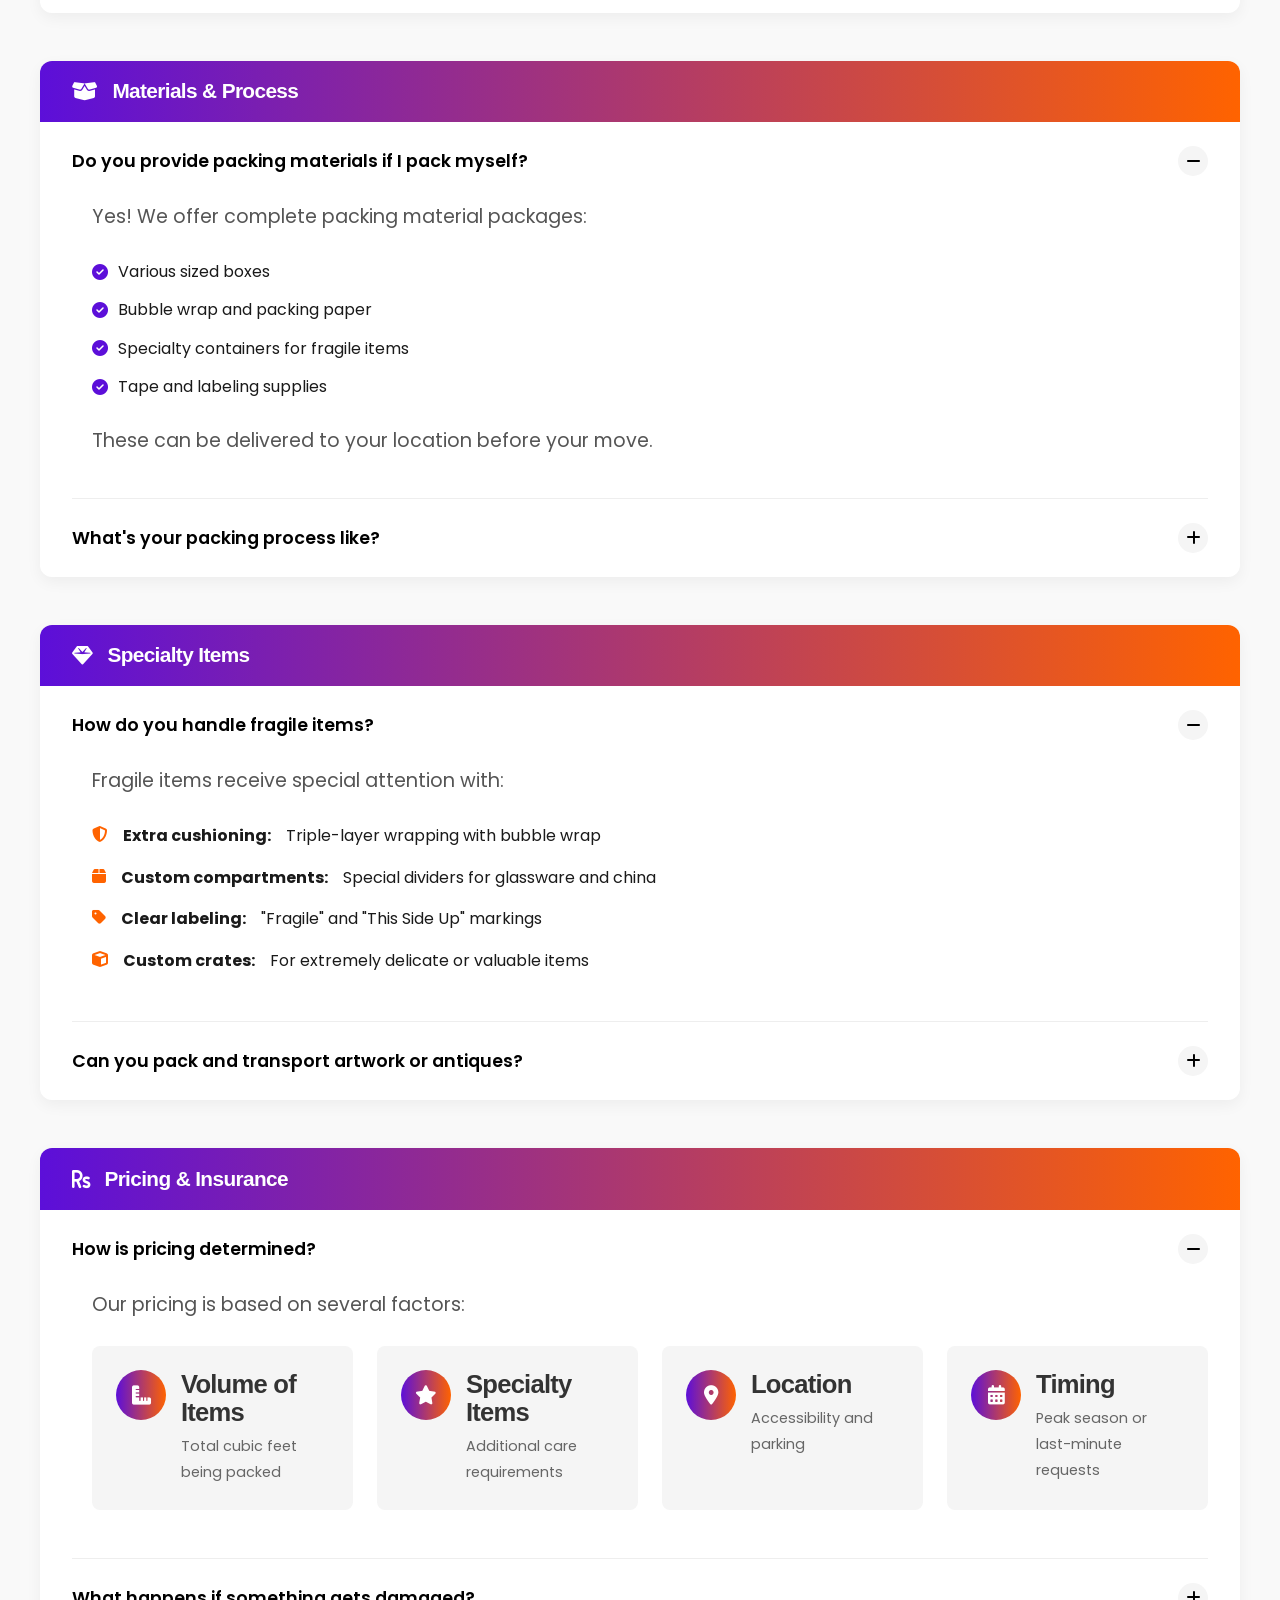
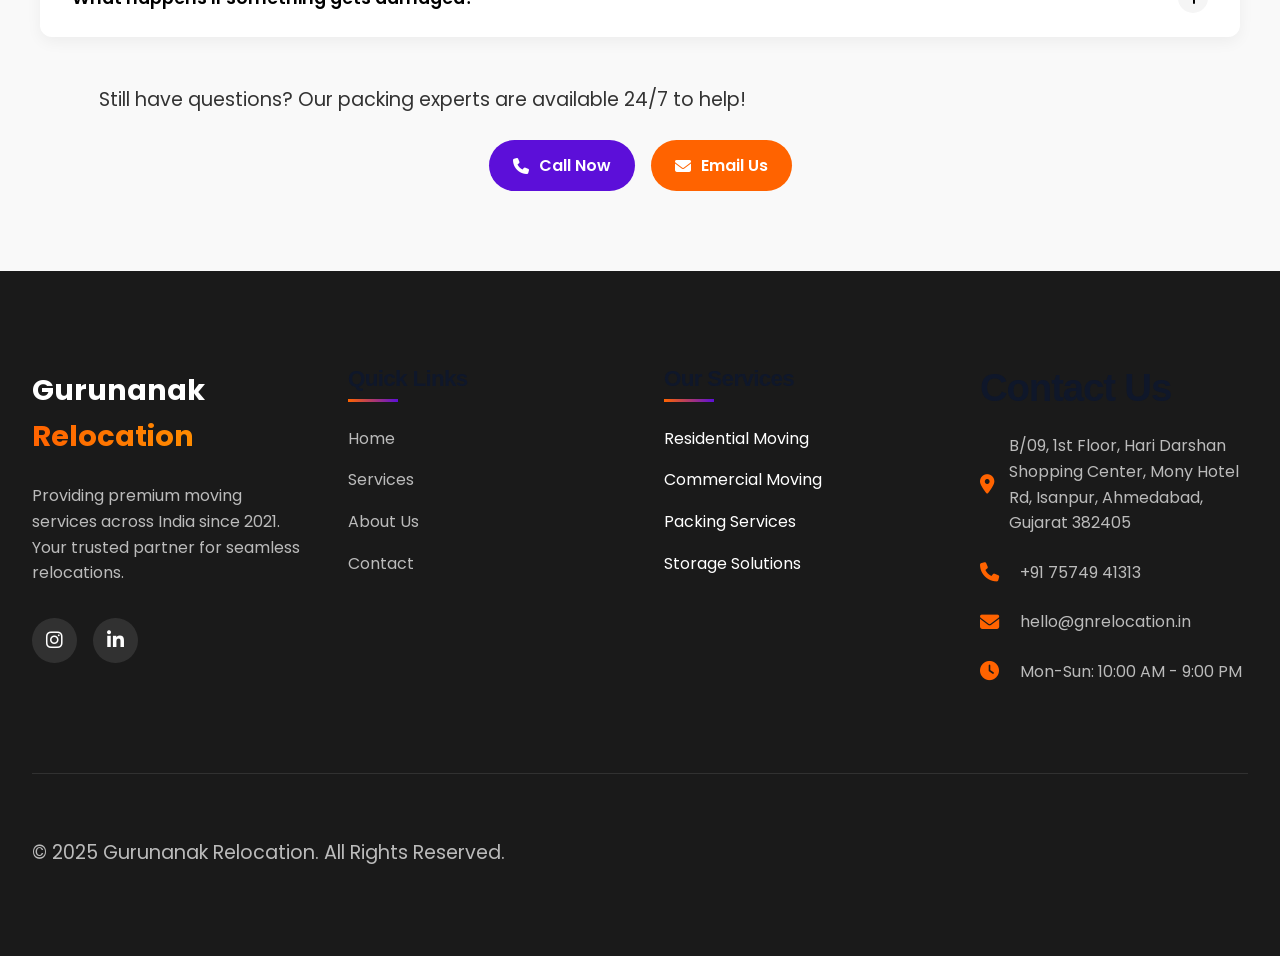
<file: Service.html>
<!DOCTYPE html>
<html lang="en">
<head>
    <meta charset="UTF-8">
    <meta name="viewport" content="width=device-width, initial-scale=1.0">
    <meta name="robots" content="index, follow">
    <meta name="author" content="Gurunanak Relocation">
    <meta name="theme-color" content="#0A4DA2">

    <!-- Same head content as index.html -->
    <title>Packing &amp; Moving Services | Home, Office &amp; Vehicle Relocation</title>
    <meta name="description" content="Explore our complete range of relocation services including home shifting, office relocation, vehicle transportation, packing, loading, unloading, and secure storage solutions.">
    <meta name="keywords" content="home shifting services, office relocation, vehicle transport, packing services, loading unloading, storage solutions">
    <link rel="canonical" href="https://gnrelocation.in/services">

    <!-- Open Graph Tags -->
    <meta property="og:type" content="website">
    <meta property="og:site_name" content="Gurunanak Relocation">
    <meta property="og:title" content="Packing &amp; Moving Services | Home, Office &amp; Vehicle Relocation">
    <meta property="og:description" content="Explore our complete range of relocation services including home shifting, office relocation, vehicle transportation, packing, loading, unloading, and secure storage solutions.">
    <meta property="og:image" content="https://gnrelocation.in/backimage.jpg">
    <meta property="og:url" content="https://gnrelocation.in/services">

    <!-- Twitter Tags -->
    <meta name="twitter:card" content="summary_large_image">
    <meta name="twitter:title" content="Packing &amp; Moving Services | Home, Office &amp; Vehicle Relocation">
    <meta name="twitter:description" content="Explore our complete range of relocation services including home shifting, office relocation, vehicle transportation, packing, loading, unloading, and secure storage solutions.">
    <meta name="twitter:image" content="https://gnrelocation.in/backimage.jpg">

    <!-- JSON-LD Structured Data -->
    <script type="application/ld+json">
    {
      "@context": "https://schema.org",
      "@type": "MovingCompany",
      "name": "Gurunanak Relocation",
      "url": "https://gnrelocation.in",
      "logo": "https://gnrelocation.in/logo.png",
      "image": "https://gnrelocation.in/backimage.jpg",
      "telephone": "+91-7574941313",
      "email": "hello@gnrelocation.in",
      "address": {
        "@type": "PostalAddress",
        "streetAddress": "B/09, 1st Floor, Hari Darshan Shopping Center, Mony Hotel Rd, Isanpur",
        "addressLocality": "Ahmedabad",
        "addressRegion": "Gujarat",
        "postalCode": "382405",
        "addressCountry": "IN"
      }
    }
    </script>
    <!-- Add any service-specific meta tags -->
    <link rel="stylesheet" href="https://cdnjs.cloudflare.com/ajax/libs/font-awesome/6.4.0/css/all.min.css">
    <link rel="icon" type="image/png" href="head.png">
    <link rel="preconnect" href="https://fonts.googleapis.com">
    <link rel="preconnect" href="https://fonts.gstatic.com" crossorigin>
    <link href="https://fonts.googleapis.com/css2?family=Poppins:wght@300;400;500;600;700;800&display=swap" rel="stylesheet">
    <link rel="stylesheet" href="assets/css/reset.css">
    <link rel="stylesheet" href="assets/css/variables.css">
    <link rel="stylesheet" href="assets/css/typography.css">
    <link rel="stylesheet" href="assets/css/wow-factor.css">
    <link rel="stylesheet" href="assets/css/global-fonts.css">
    <link rel="stylesheet" href="assets/css/header.css">
    <link rel="stylesheet" href="assets/css/footer.css">
    <link rel="stylesheet" href="assets/css/page-utils.css">
<style>
    :root {
        --primary: #ff6300;
        --primary-light: rgba(255, 99, 0, 0.1);
            --secondary: #5c0fd9;
            --secondary-light: rgba(92, 15, 217, 0.1);
            --dark: #1a1a1a;
            --dark-80: rgba(26, 26, 26, 0.8);
            --light: #f8f9fa;
            --light-90: rgba(248, 249, 250, 0.9);
            --shadow: 0 10px 30px rgba(0, 0, 0, 0.1);
            --shadow-lg: 0 15px 40px rgba(0, 0, 0, 0.15);
            --transition: all 0.4s cubic-bezier(0.175, 0.885, 0.32, 1.1);
            --border-radius: 12px;
            --border-radius-lg: 24px;
        }
       
        
        * {
            margin: 0;
            padding: 0;
            box-sizing: border-box;
        }
        
        html, body {
            overflow-x: clip;
            width: 100%;
        }
        
        body {
            font-family: 'Poppins', sans-serif;
            background-color: var(--light);
            color: var(--dark);
            line-height: 1.6;
        }
        
        /* Custom Scrollbar */
        ::-webkit-scrollbar {
            width: 10px;
        }
        ::-webkit-scrollbar-track {
            background: var(--light);
        }
        ::-webkit-scrollbar-thumb {
            background: linear-gradient(to bottom, var(--primary), var(--secondary));
            border-radius: 10px;
        }
        /* Service Page Specific Styles */
        .service-hero {
            height: 70vh;
            min-height: 600px;
            display: flex;
            align-items: center;
            position: relative;
            overflow: hidden;
            margin-top: 80px;
        }
        
        .service-hero-bg {
            position: absolute;
            top: 0;
            left: 0;
            width: 100%;
            height: 100%;
            background-size: cover;
            background-position: center;
            z-index: -2;
        }
        
        .service-hero-overlay {
            position: absolute;
            top: 0;
            left: 0;
            width: 100%;
            height: 100%;
            background: linear-gradient(135deg, rgba(92, 15, 217, 0.7) 0%, rgba(255, 99, 0, 0.7) 100%);
            z-index: -1;
        }
        
        .service-hero-content {
            max-width: 1400px;
            margin: 0 auto;
            padding: 0 2rem;
            color: white;
            position: relative;
            z-index: 1;
        }
        
        .service-hero h1 {
            font-size: 3.5rem;
            font-weight: 800;
            line-height: 1.2;
            margin-bottom: 1.5rem;
            text-shadow: 0 2px 10px rgba(0, 0, 0, 0.3);
        }
        
        .service-hero p {
            font-size: 1.5rem;
            margin-bottom: 2.5rem;
            max-width: 700px;
            opacity: 0.9;
        }
        
        .breadcrumb {
            margin-bottom: 2rem;
            font-size: 1rem;
            color: rgba(255, 255, 255, 0.8);
        }
        
        .breadcrumb a {
            color: white;
            text-decoration: none;
            transition: var(--transition);
        }
        
        .breadcrumb a:hover {
            color: var(--primary);
        }
        
        /* Service Details */
        .service-details {
            padding: 6rem 2rem;
            margin-top: 2%;
            background-color: white;
        }
        
       .service-description {
            text-align: center;
            margin-bottom: 50px;
        }
        
        .service-description h2 {
            font-size: 2.8rem;
            color: #2c3e50;
            margin-bottom: 20px;
            font-weight: 700;
            position: relative;
            display: inline-block;
        }
        
        .service-description h2:after {
            content: '';
            position: absolute;
            bottom: -10px;
            left: 50%;
            transform: translateX(-50%);
            width: 80px;
            height: 4px;
            background: linear-gradient(90deg, var(--primary), var(--secondary));
            border-radius: 2px;
        }
        
        .service-description p {
            font-size: 1.2rem;
            color: #555;
            max-width: 800px;
            margin: 30px auto;
            line-height: 1.8;
        }
        
        /* Slider Styles */
        .features-slider {
            position: relative;
            overflow: hidden;
            padding: 30px 0;
            margin: 0 auto;
            max-width: 1400px;
        }
        
        .slider-container {
            display: flex;
            transition: transform 0.5s cubic-bezier(0.25, 0.46, 0.45, 0.94);
        }
        
        .feature-card {
            flex: 0 0 calc(100% - 40px);
            margin: 0 20px;
            background: white;
            border-radius: 16px;
            padding: 30px;
            box-shadow: 0 15px 35px rgba(0, 0, 0, 0.08);
            text-align: center;
            transition: all 0.4s ease;
            position: relative;
            overflow: hidden;
            
        }
        
        .feature-card:before {
            content: '';
            position: absolute;
            top: 0;
            left: 0;
            width: 100%;
            height: 5px;
            background: linear-gradient(90deg, var(--primary), var(--secondary));
            transform: scaleX(0);
            transform-origin: left;
            transition: transform 0.3s ease;
        }
        
        .feature-card:hover {
            transform: translateY(-10px);
            box-shadow: 0 20px 40px rgba(0, 0, 0, 0.12);
        }
        
        .feature-card:hover:before {
            transform: scaleX(1);
        }
        
        .feature-icon {
            width: 90px;
            height: 90px;
            margin: 0 auto 25px;
            background: linear-gradient(135deg, var(--primary), var(--secondary));
            border-radius: 50%;
            display: flex;
            align-items: center;
            justify-content: center;
            color: white;
            font-size: 32px;
            
        }
        
        .feature-card h3 {
            font-size: 1.5rem;
            color: #2c3e50;
            margin-bottom: 15px;
            font-weight: 600;
        }
        
        .feature-card p {
            color: #666;
            font-size: 1.05rem;
            line-height: 1.7;
        }
        
        /* Slider Controls */
        .slider-controls {
            display: flex;
            justify-content: center;
            align-items: center;
            margin-top: 40px;
            gap: 20px;
        }
        
        .slider-btn {
            background: linear-gradient(135deg, var(--primary), var(--secondary));
            color: white;
            border: none;
            width: 50px;
            height: 50px;
            border-radius: 50%;
            font-size: 18px;
            cursor: pointer;
            display: flex;
            align-items: center;
            justify-content: center;
            transition: all 0.3s ease;
            box-shadow: 0 5px 15px rgba(0, 0, 0, 0.1);
        }
        
        .slider-btn:hover {
            transform: scale(1.1);
            box-shadow: 0 8px 20px rgba(0, 0, 0, 0.15);
        }
        
        /* Responsive Styles */
        @media (min-width: 576px) {
            .feature-card {
                flex: 0 0 calc(50% - 40px);
            }
        }
        
        @media (min-width: 992px) {
            .feature-card {
                flex: 0 0 calc(25% - 40px);
            }
            
            .slider-controls {
                display: none;
            }
            
            .features-slider {
                overflow: visible;
            }
            
            .slider-container {
                transform: none !important;
                flex-wrap: wrap;
                justify-content: center;
                gap: 20px;
                /* width: auto; */
            }
        }
        
        /* Animation for slider */
        @keyframes fadeIn {
            from { opacity: 0.4; transform: translateY(20px); }
            to { opacity: 1; transform: translateY(0); }
        }
        
        .slider-container {
            animation: fadeIn 0.8s ease;
        }
        
        /* Auto-slide indicator */
        .auto-slide-indicator {
            height: 4px;
            width: 100%;
            background: #e0e0e0;
            border-radius: 2px;
            margin-top: 20px;
            overflow: hidden;
            display: none;
        }
        
        .progress-bar {
            height: 100%;
            width: 0%;
            background: linear-gradient(90deg, var(--primary), var(--secondary));
            border-radius: 2px;
            transition: width 5s linear;
        }
        
        @media (max-width: 991px) {
            .auto-slide-indicator {
                display: block;
            }
        } /* Process Steps */
        .service-process {
            margin-top: 6rem;
        }
        
        .service-process h2 {
            font-size: 2.5rem;
            margin-bottom: 3rem;
            color: var(--dark);
            position: relative;
            padding-bottom: 15px;
        }
        
        .service-process h2::after {
            content: '';
            position: absolute;
            bottom: 0;
            left: 0;
            width: 100px;
            height: 5px;
            background: linear-gradient(to right, var(--primary), var(--secondary));
            border-radius: 5px;
        }
        
        .process-steps {
            display: grid;
            grid-template-columns: repeat(auto-fit, minmax(250px, 1fr));
            gap: 2rem;
        }
        
        .process-step {
            position: relative;
            padding-left: 90px;
            min-height: 80px;
        }
        
        .process-step .step-number {
            position: absolute;
            left: 0;
            top: 0;
            width: 70px;
            height: 70px;
            background: linear-gradient(135deg, var(--primary), var(--secondary));
            color: white;
            border-radius: 50%;
            display: flex;
            align-items: center;
            justify-content: center;
            font-size: 1.8rem;
            font-weight: 700;
        }
        
        .step-content h3 {
            font-size: 1.4rem;
            margin-bottom: 0.8rem;
            color: var(--dark);
        }
        
        .step-content p {
            color: #666;
            line-height: 1.6;
        }
        
        
        
        /* Service Testimonials */
        .service-testimonials {
            padding: 6rem 2rem;
            background: linear-gradient(135deg, var(--secondary-light) 0%, var(--primary-light) 100%);
        }
        
        .testimonial-cards {
            display: grid;
            grid-template-columns: repeat(auto-fit, minmax(350px, 1fr));
            gap: 2.5rem;
            max-width: 1200px;
            margin: 4rem auto 0;
        }
        
        .testimonial-card {
            background: white;
            border-radius: var(--border-radius);
            padding: 2.5rem;
            box-shadow: var(--shadow);
        }
        
        .rating {
            color: var(--primary);
            margin-bottom: 1.5rem;
        }
        
        .testimonial-content p {
            font-style: italic;
            color: #555;
            line-height: 1.8;
            margin-bottom: 2rem;
            position: relative;
            padding-left: 2rem;
        }
        
        .testimonial-content p::before {
            content: '"';
            position: absolute;
            left: 0;
            top: -10px;
            font-size: 3rem;
            color: var(--primary);
            opacity: 0.2;
        }
        
        .testimonial-author {
            display: flex;
            align-items: center;
            gap: 15px;
        }
        
        .author-name {
            font-weight: 600;
            color: var(--dark);
        }
        
        .author-location {
            color: var(--primary);
            font-size: 0.9rem;
        }
        
        /* Service CTA */
        .service-cta {
            padding: 6rem 2rem;
            background: white;
        }
        
        .cta-container {
            max-width: 1400px;
            margin: 0 auto;
            display: grid;
            grid-template-columns: 1fr 1fr;
            gap: 4rem;
            align-items: center;
        }
        
        .cta-content h2 {
            font-size: 2.5rem;
            margin-bottom: 1.5rem;
            color: var(--dark);
        }
        
        .cta-content p {
            font-size: 1.2rem;
            color: #555;
            margin-bottom: 2.5rem;
            line-height: 1.8;
        }
        
        .cta-buttons {
            display: flex;
            gap: 1.5rem;
        }
        
        .phone-button {
            display: flex;
            align-items: center;
            gap: 10px;
            background: linear-gradient(to right, #ff6300, #5c0fd9);
            color: white;
            padding: 1rem 2rem;
            border-radius: 50px;
            font-weight: 600;
            text-decoration: none;
            transition: var(--transition);
            box-shadow: 0 8px 20px rgba(255,99,0,0.35);
            position: relative;
            overflow: hidden;
        }
        
        .phone-button:hover {
            transform: translateY(-5px);
            box-shadow: 0 16px 35px rgba(92,15,217,0.45);
        }
        
        .secondary-button {
            display: inline-block;
            background: transparent;
            color: #ff6300;
            border: 2.5px solid transparent;
            background-image: linear-gradient(white, white), linear-gradient(to right, #ff6300, #5c0fd9);
            background-origin: border-box;
            background-clip: padding-box, border-box;
            padding: 1rem 2rem;
            border-radius: 50px;
            font-weight: 600;
            text-decoration: none;
            transition: var(--transition);
        }
        
        .secondary-button:hover {
            background: linear-gradient(to right, #ff6300, #5c0fd9);
            background-clip: unset;
            -webkit-background-clip: unset;
            color: white;
            transform: translateY(-5px);
            box-shadow: 0 10px 25px rgba(255,99,0,0.3);
        }
        
        .cta-image {
            border-radius: var(--border-radius);
            overflow: hidden;
            box-shadow: var(--shadow-lg);
        }
        
        .cta-image img {
            width: 100%;
            height: auto;
            display: block;
            transition: var(--transition);
        }
        
        .cta-image:hover img {
            transform: scale(1.05);
        }
        
        /* FAQ Section */
        
        /* Responsive Styles */
        @media (max-width: 1200px) {
            .service-hero h1 {
                font-size: 3rem;
            }
            
            .cta-container {
                gap: 2rem;
            }
        }
        
        @media (max-width: 992px) {
            .service-hero {
                height: 60vh;
                min-height: 500px;
            }
            
            .service-hero h1 {
                font-size: 2.5rem;
            }
            
            .service-hero p {
                font-size: 1.2rem;
            }
            
            .service-description h2,
            .service-process h2 {
                font-size: 2rem;
                margin-top: 10%;
            }
            
            .cta-container {
                grid-template-columns: 1fr;
            }
            
            .cta-image {
                order: -1;
                max-width: 600px;
                margin: 0 auto 3rem;
            }
        }
        
        @media (max-width: 768px) {
            .service-hero {
                height: 50vh;
                min-height: 400px;
                margin-top: 70px;
            }
            
            .service-hero h1 {
                font-size: 2rem;
            }
            
            .service-hero p {
                font-size: 1.1rem;
            }
            
            .features-grid,
            .specialized-grid,
            .testimonial-cards {
                grid-template-columns: 1fr;
            }
            
            .pricing-cards {
                grid-template-columns: 1fr;
                max-width: 400px;
            }
            
            .pricing-card.featured {
                transform: scale(1);
            }
            
            .cta-buttons {
                flex-direction: column;
            }
             .mobile-menu {
                display: block;
            }
            
            nav {
                position: fixed;
                top: 90px;
                left: 0;
                width: 100%;
                background: rgba(255, 255, 255, 0.95);
                padding: 2rem;
                box-shadow: var(--shadow);
                clip-path: circle(0% at 100% 0%);
                transition: clip-path 0.7s ease;
                z-index: 999;
            }
            
            nav.active {
                clip-path: circle(150% at 100% 0%);
            }
            
            nav ul {
                flex-direction: column;
                gap: 1.5rem;
            }
            
            nav a {
                color: var(--dark);
                font-size: 1.2rem;
            }
               .service-slider-nav {
                display: none;
            }
        }
        
        @media (max-width: 576px) {
            .service-hero {
                height: 70vh;
            }
            
            .service-hero-content {
                padding: 0 1.5rem;
            }
            
            .service-hero h1 {
                font-size: 1.8rem;
            }
            
            .service-details,
            .specialized-packing,
            .pricing-section,
            .service-testimonials,
            .service-cta {
                padding: 4rem 1rem;
            }
            
            .process-step {
                padding-left: 70px;
            }
        }

        /* ============================================
           MOBILE SERVICES CAROUSEL (scroll-locked)
           ============================================ */
        @media (max-width: 768px) {
            /* Section becomes a tall scroll track */
            .services-section {
                height: 800vh !important;
                position: relative !important;
                overflow-x: clip !important;
                padding: 0 !important;
            }
            /* Grid sticks to the top and fills the screen */
            .services-grid {
                position: sticky !important;
                top: 0 !important;
                height: 100vh !important;
                width: 100% !important;
                display: block !important;
                overflow: hidden !important;
                padding: 0 !important;
                margin: 0 !important;
                background: linear-gradient(160deg, #f8f9fa 0%, #ededf5 100%);
            }
            /* All cards stack on top of each other */
            /* Default / upcoming — waiting off-screen to the right, rotated */
            .services-grid .service-card {
                position: absolute !important;
                top: 50% !important;
                left: 1.5rem !important;
                right: 1.5rem !important;
                width: auto !important;
                transform: translateX(90%) translateY(-40%) rotate(6deg) !important;
                opacity: 0 !important;
                filter: none !important;
                transition:
                    transform 0.75s cubic-bezier(0.34, 1.3, 0.64, 1),
                    opacity 0.5s ease !important;
                will-change: transform, opacity;
                margin: 0 !important;
                z-index: 1;
                transform-origin: center bottom;
            }
            /* Current card — centred, fully upright, visible */
            .services-grid .service-card.mc-active {
                transform: translateX(0) translateY(-50%) rotate(0deg) !important;
                opacity: 1 !important;
                filter: none !important;
                z-index: 3 !important;
            }
            /* Previous card — swept out left and slightly down */
            .services-grid .service-card.mc-prev {
                transform: translateX(-90%) translateY(-60%) rotate(-6deg) !important;
                opacity: 0 !important;
                filter: none !important;
                z-index: 2 !important;
            }
            /* Card counter dots */
            .mobile-carousel-counter {
                position: absolute;
                bottom: 2rem;
                left: 50%;
                transform: translateX(-50%);
                display: flex;
                gap: 8px;
                z-index: 10;
            }
            .mobile-carousel-counter span {
                width: 8px;
                height: 8px;
                border-radius: 50%;
                background: rgba(0,0,0,0.2);
                transition: background 0.3s ease, transform 0.3s ease;
            }
            .mobile-carousel-counter span.active {
                background: #ff6300;
                transform: scale(1.4);
            }
        }
        .wow-marquee-container {
    overflow: hidden;
    padding: 20px 0;
    position: relative;
    background: #ffffff;
}

.wow-marquee-content {
    display: flex;
    animation: marquee 30s linear infinite;
}

.wow-client-logo {
    flex: 0 0 auto;
    padding: 0 25px;
    display: flex;
    align-items: center;
    justify-content: center;
    white-space: nowrap;
    font-size: 2.5rem;
    font-weight: 800;
    color: #0a4da2;
    letter-spacing: 0.5px;
    text-transform: uppercase;
    font-family: 'Poppins', sans-serif;
    opacity: 0.6;
    transition: opacity 0.3s ease, transform 0.3s ease;
}

.wow-client-logo:hover {
    opacity: 1;
    transform: scale(1.05);
}

@keyframes marquee {
    0% { transform: translateX(0); }
    100% { transform: translateX(-50%); }
}

/* Pause on hover */
.wow-marquee-container:hover .wow-marquee-content {
    animation-play-state: paused;
}

/* Responsive: more compact on mobile */
@media (max-width: 768px) {
    .wow-client-logo {
        font-size: 1.5rem;
        padding: 0 20px;
    }
}

    </style>
</head>
<body>
   <header id="header">
        <div class="header-container">
            <a href="/" class="logo">
                <img src="logo.svg" alt="Gurunanak Relocation Logo" class="logo-image">
                <div class="logo-text">Gurunanak <span>Relocation
</span></div>
            </a>
            <nav id="nav">
                <ul>
                    <li><a href="/" active>Home</a></li>
                    <li><a href="Service.html">Services</a></li>
                    <li><a href="AboutUs.html">About Us</a></li>
                    
                    <li><a href="Contactus.html">Contact</a></li>
                </ul>
            </nav>
            <!-- Removed Get a Quote button -->
            <div class="mobile-menu" id="mobileMenu">
                <i class="fas fa-bars"></i>
            </div>
        </div>
    </header>

    
    <!-- Wow Marquee: Our Esteemed Clients -->
    <section class="wow-marquee-section wow-reveal" style="margin-top: 100px;">
        <div class="wow-section-header" style="margin-bottom: 2rem;">
            <h2 style="font-size: 2rem;">Our Esteemed Clients</h2>
        </div>
        <div class="wow-marquee-container">
            <div class="wow-marquee-content">
                <div class="wow-client-logo"><img src="assets/images/clients/siemens.svg" alt="Siemens"></div>
                <div class="wow-client-logo"><img src="assets/images/clients/Tata_Consultancy_Services.svg.webp" alt="TCS"></div>
                <div class="wow-client-logo"><img src="assets/images/clients/infosys.svg" alt="Infosys"></div>
                <div class="wow-client-logo"><img src="assets/images/clients/Nestlé.svg.webp" alt="Nestlé"></div>
                <div class="wow-client-logo"><img src="assets/images/clients/adani-logo.svg" alt="Adani Group"></div>
                <!-- Duplicate for seamless scroll -->
                <div class="wow-client-logo"><img src="assets/images/clients/siemens.svg" alt="Siemens"></div>
                <div class="wow-client-logo"><img src="assets/images/clients/Tata_Consultancy_Services.svg.webp" alt="TCS"></div>
                <div class="wow-client-logo"><img src="assets/images/clients/infosys.svg" alt="Infosys"></div>
                <div class="wow-client-logo"><img src="assets/images/clients/Nestlé.svg.webp" alt="Nestlé"></div>
                <div class="wow-client-logo"><img src="assets/images/clients/adani-logo.svg" alt="Adani Group"></div>
            </div>
        </div>
    </section>
    <style>
    /* Force all client logos to same uniform size */
    .wow-client-logo {
        display: flex !important;
        align-items: center !important;
        justify-content: center !important;
        padding: 0 2rem !important;
        flex-shrink: 0 !important;
        width: 180px !important;
        height: 80px !important;
    }
    .wow-client-logo img {
        width: 100% !important;
        height: 100% !important;
        object-fit: contain !important;
        filter: grayscale(100%) opacity(0.65);
        transition: filter 0.3s ease, transform 0.3s ease;
    }
    .wow-client-logo img:hover {
        filter: grayscale(0%) opacity(1) !important;
        transform: scale(1.08);
    }
    </style>
    
    <!-- Service Details Section -->
    <section class="service-details">
        <div class="service-details-container">
        <div class="service-description">
            <h2>Our Services</h2>
            <p>Our professional packing service is designed to take the stress out of your move. We use high-quality materials and proven techniques to ensure all your items, from fragile glassware to bulky furniture, are packed securely for transport.</p>
            
        </div>
        </div>
    </section>

    <!-- Services Grid Section -->
    <section class="services-section" id="services-section">
        <div class="services-grid">
                <!-- Service 1 -->
                <div class="service-card wow-card wow-reveal">
                    <div class="wow-icon-wrap"><i class="fas fa-boxes"></i></div>
                    <h3>Professional<br>Packing</h3>
                    <p>Our experts use high-quality materials and techniques to ensure your belongings are packed securely for transport.</p>
                </div>
                <!-- Service 2 -->
                <div class="service-card wow-card wow-reveal">
                    <div class="wow-icon-wrap"><i class="fas fa-home"></i></div>
                    <h3>Residential<br>Relocation</h3>
                    <p>Designed to ensure smooth and stress-free moving experience for your home, covering everything from packing to unpacking.</p>
                </div>
                <!-- Service 3 -->
                <div class="service-card wow-card wow-reveal">
                    <div class="wow-icon-wrap"><i class="fas fa-building"></i></div>
                    <h3>Business<br>Relocation</h3>
                    <p>Our logistics services for business relocations are efficient and dependable, guaranteeing safe delivery of your goods.</p>
                </div>
                <!-- Service 4 -->
                <div class="service-card wow-card wow-reveal">
                    <div class="wow-icon-wrap"><i class="fas fa-car"></i></div>
                    <h3>Vehicle<br>Relocation</h3>
                    <p>Our expert handling, secure transport, and real-time tracking ensure your vehicle reaches its destination damage-free.</p>
                </div>
                <!-- Service 5 -->
                <div class="service-card wow-card wow-reveal">
                    <div class="wow-icon-wrap"><i class="fas fa-couch"></i></div>
                    <h3>Furniture<br>Relocation</h3>
                    <p>Relocating furniture? Our experienced team excels in careful and efficient furniture moving. We take care of heavy lifting.</p>
                </div>
                <!-- Service 6 -->
                <div class="service-card wow-card wow-reveal">
                    <div class="wow-icon-wrap"><i class="fas fa-plane"></i></div>
                    <h3>Air<br>Shipments</h3>
                    <p>Ensure swift, secure and seamless air cargo delivery worldwide. With real-time tracking, your goods arrive on time.</p>
                </div>
                <!-- Service 7 -->
                <div class="service-card wow-card wow-reveal">
                    <div class="wow-icon-wrap"><i class="fas fa-warehouse"></i></div>
                    <h3>Reliable Storage<br>Solutions</h3>
                    <p>Looking for temporary storage for your items? Our secure storage solutions provide a safe and accessible option.</p>
                </div>
                <!-- Service 8 -->
                <div class="service-card wow-card wow-reveal">
                    <div class="wow-icon-wrap"><i class="fas fa-palette"></i></div>
                    <h3>Fine Art<br>Relocation</h3>
                    <p>Tailored crating, climate-controlled transportation, and professional handling guarantee your valuables reach safely.</p>
                </div>
        </div>
    </section>
    
    <section class="timeline-section" id="timeline-section">
        <div style="text-align: center; margin-bottom: 4rem;">
            <h2 style="font-size: 3rem; font-weight: 700; color: #1a1a1a;">Our 8-Step Premium Process</h2>
            <p style="color: #555; margin-top: 1rem;">Detailed breakdown of our professional methodology</p>
        </div>
        <div class="timeline-container" id="timeline-container">
            <div class="timeline-line"></div>
            <div class="timeline-progress" id="timeline-progress"></div>
            
            <!-- Step 1 -->
            <div class="timeline-item">
                <div class="timeline-dot"></div>
                <div class="timeline-content">
                    <h3 style="font-size: 1.5rem; margin-bottom: 1rem; color: #ff6300;">1. Pre-Move Survey</h3>
                    <p style="color: #555;">We conduct a free in-home evaluation to create a digital inventory of all items and identify any fragile or special-care items that require custom solutions.</p>
                </div>
            </div>

            <!-- Step 2 -->
            <div class="timeline-item">
                <div class="timeline-dot"></div>
                <div class="timeline-content">
                    <h3 style="font-size: 1.5rem; margin-bottom: 1rem; color: #5c0fd9;">2. Material Preparation</h3>
                    <p style="color: #555;">We select high-grade, industry-standard packing materials, including bubble wrap, specialized cartons, and custom-built wooden crates for delicate items.</p>
                </div>
            </div>

            <!-- Step 3 -->
            <div class="timeline-item">
                <div class="timeline-dot"></div>
                <div class="timeline-content">
                    <h3 style="font-size: 1.5rem; margin-bottom: 1rem; color: #ff6300;">3. Specialized Packing</h3>
                    <p style="color: #555;">Our trained professionals handle your belongings with expert care, using specialized techniques for electronics, glassware, and bulky furniture.</p>
                </div>
            </div>

            <!-- Step 4 -->
            <div class="timeline-item">
                <div class="timeline-dot"></div>
                <div class="timeline-content">
                    <h3 style="font-size: 1.5rem; margin-bottom: 1rem; color: #5c0fd9;">4. Labeling & Inventory</h3>
                    <p style="color: #555;">Every box is meticulously labeled and logged into our digital inventory system using barcode scanning and color-coded labels for easy tracking.</p>
                </div>
            </div>

            <!-- Step 5 -->
            <div class="timeline-item">
                <div class="timeline-dot"></div>
                <div class="timeline-content">
                    <h3 style="font-size: 1.5rem; margin-bottom: 1rem; color: #ff6300;">5. Secure Loading</h3>
                    <p style="color: #555;">Items are carefully loaded into our vehicles with proper weight distribution. We use straps and soft blankets to secure everything tightly for the journey.</p>
                </div>
            </div>

            <!-- Step 6 -->
            <div class="timeline-item">
                <div class="timeline-dot"></div>
                <div class="timeline-content">
                    <h3 style="font-size: 1.5rem; margin-bottom: 1rem; color: #5c0fd9;">6. Safe Transportation</h3>
                    <p style="color: #555;">Your belongings are transported in GPS-tracked, climate-controlled vehicles by our experienced drivers ensuring a smooth, bump-free ride.</p>
                </div>
            </div>

            <!-- Step 7 -->
            <div class="timeline-item">
                <div class="timeline-dot"></div>
                <div class="timeline-content">
                    <h3 style="font-size: 1.5rem; margin-bottom: 1rem; color: #ff6300;">7. Unloading & Placement</h3>
                    <p style="color: #555;">Upon arrival, we carefully unload and place every item and box in its designated room according to your floor plan and instructions.</p>
                </div>
            </div>

            <!-- Step 8 -->
            <div class="timeline-item">
                <div class="timeline-dot"></div>
                <div class="timeline-content">
                    <h3 style="font-size: 1.5rem; margin-bottom: 1rem; color: #5c0fd9;">8. Post-Move Support</h3>
                    <p style="color: #555;">We provide comprehensive unpacking assistance, handle the removal of all packing materials, and offer a 48-hour dedicated support helpline.</p>
                </div>
            </div>
        </div>
    </section>
   
    <!-- Service CTA -->
    <section class="service-cta" style="margin-top: 0;padding-top: 0;">
        <div class="cta-container">
            <div class="cta-content">
                <h2>Ready to Experience Stress-Free Packing?</h2>
                <p>Let our professional packing team handle your belongings with care and precision.</p>
                <div class="cta-buttons">
                    <a href="tel:+917574941313" class="cta-button phone-button">
                        <i class="fas fa-phone"></i> Call Now
                    </a>
                    <a href="Contactus.html" class="cta-button secondary-button">Get a Quote</a>
                </div>
            </div>
            <div class="cta-image">
                <img src="packing-cta-image-new.png" alt="Professional packing team at work" loading="lazy" style="border-radius: 20px; box-shadow: 0 15px 35px rgba(92,15,217,0.2);">
            </div>
        </div>
    </section>

    <section class="service-faq">
    <div class="section-header">
        <h2 class="section-title">Frequently Asked Questions</h2>
        <p class="section-subtitle">Everything you need to know about our packing services</p>
       
    </div>
    
    <div class="faq-container">
        <!-- Category 1: General Questions -->
        <div class="faq-category">
            <h3 class="category-title">
                <i class="fas fa-question-circle"></i>
                General Questions
            </h3>
            <div class="faq-items">
                <div class="faq-item">
                    <button class="faq-question">
                        <span class="question-text">What items should I pack myself?</span>
                        <span class="toggle-icon">
                            <i class="fas fa-plus"></i>
                            <i class="fas fa-minus"></i>
                        </span>
                    </button>
                    <div class="faq-answer">
                        <p>We recommend packing personal items like medications, important documents, jewelry, and other valuables yourself. For everything else, our team can handle it!</p>
                        <div class="answer-tip">
                            <i class="fas fa-lightbulb"></i>
                            <strong>Pro Tip:</strong> Keep a "first night" box with essentials you'll need immediately at your new home.
                        </div>
                    </div>
                </div>
                
                <div class="faq-item">
                    <button class="faq-question">
                        <span class="question-text">How far in advance should I book packing services?</span>
                        <span class="toggle-icon">
                            <i class="fas fa-plus"></i>
                            <i class="fas fa-minus"></i>
                        </span>
                    </button>
                    <div class="faq-answer">
                        <p>We recommend booking at least 2 weeks in advance, especially during peak moving seasons (summer months and end of financial year). Last-minute bookings may be available but are subject to team availability.</p>
                        <div class="timeline">
                            <div class="timeline-item">
                                <span class="timeline-badge">2+ weeks</span>
                                <span class="timeline-text">Ideal booking window</span>
                            </div>
                            <div class="timeline-item">
                                <span class="timeline-badge">1 week</span>
                                <span class="timeline-text">Limited availability</span>
                            </div>
                            <div class="timeline-item">
                                <span class="timeline-badge">48 hours</span>
                                <span class="timeline-text">Emergency surcharge may apply</span>
                            </div>
                        </div>
                    </div>
                </div>
            </div>
        </div>
        
        <!-- Category 2: Materials & Process -->
        <div class="faq-category">
            <h3 class="category-title">
                <i class="fas fa-box-open"></i>
                Materials & Process
            </h3>
            <div class="faq-items">
                <div class="faq-item">
                    <button class="faq-question">
                        <span class="question-text">Do you provide packing materials if I pack myself?</span>
                        <span class="toggle-icon">
                            <i class="fas fa-plus"></i>
                            <i class="fas fa-minus"></i>
                        </span>
                    </button>
                    <div class="faq-answer">
                        <p>Yes! We offer complete packing material packages:</p>
                        <ul class="material-list">
                            <li><i class="fas fa-check-circle"></i> Various sized boxes</li>
                            <li><i class="fas fa-check-circle"></i> Bubble wrap and packing paper</li>
                            <li><i class="fas fa-check-circle"></i> Specialty containers for fragile items</li>
                            <li><i class="fas fa-check-circle"></i> Tape and labeling supplies</li>
                        </ul>
                        <p>These can be delivered to your location before your move.</p>
                    </div>
                </div>
                
                <div class="faq-item">
                    <button class="faq-question">
                        <span class="question-text">What's your packing process like?</span>
                        <span class="toggle-icon">
                            <i class="fas fa-plus"></i>
                            <i class="fas fa-minus"></i>
                        </span>
                    </button>
                    <div class="faq-answer">
                        <div class="process-steps">
                            <div class="step">
                                <div class="step-number">1</div>
                                <div class="step-content">
                                    <h4>Initial Assessment</h4>
                                    <p>We evaluate your items and create a custom packing plan</p>
                                </div>
                            </div>
                            <div class="step">
                                <div class="step-number">2</div>
                                <div class="step-content">
                                    <h4>Room-by-Room Packing</h4>
                                    <p>Systematic packing with color-coded labels</p>
                                </div>
                            </div>
                            <div class="step">
                                <div class="step-number">3</div>
                                <div class="step-content">
                                    <h4>Specialty Item Handling</h4>
                                    <p>Custom protection for fragile/valuable items</p>
                                </div>
                            </div>
                            <div class="step">
                               <div class="step-number">4</div>
                                <div class="step-content">
                                    <h4>Quality Check</h4>
                                    <p>Three-point verification before loading</p>
                                </div>
                            </div>
                        </div>
                    </div>
                </div>
            </div>
        </div>
        
        <!-- Category 3: Specialty Items -->
        <div class="faq-category">
            <h3 class="category-title">
                <i class="fas fa-gem"></i>
                Specialty Items
            </h3>
            <div class="faq-items">
                <div class="faq-item">
                    <button class="faq-question">
                        <span class="question-text">How do you handle fragile items?</span>
                        <span class="toggle-icon">
                            <i class="fas fa-plus"></i>
                            <i class="fas fa-minus"></i>
                        </span>
                    </button>
                    <div class="faq-answer">
                        <p>Fragile items receive special attention with:</p>
                        <ul class="protection-list">
                            <li>
                                <i class="fas fa-shield-alt"></i>
                                <strong>Extra cushioning:</strong> Triple-layer wrapping with bubble wrap
                            </li>
                            <li>
                                <i class="fas fa-box"></i>
                                <strong>Custom compartments:</strong> Special dividers for glassware and china
                            </li>
                            <li>
                                <i class="fas fa-tag"></i>
                                <strong>Clear labeling:</strong> "Fragile" and "This Side Up" markings
                            </li>
                            <li>
                                <i class="fas fa-cube"></i>
                                <strong>Custom crates:</strong> For extremely delicate or valuable items
                            </li>
                        </ul>
                    </div>
                </div>
                
                <div class="faq-item">
                    <button class="faq-question">
                        <span class="question-text">Can you pack and transport artwork or antiques?</span>
                        <span class="toggle-icon">
                            <i class="fas fa-plus"></i>
                            <i class="fas fa-minus"></i>
                        </span>
                    </button>
                    <div class="faq-answer">
                        <p>Yes! We offer white-glove service for valuable items:</p>
                        <div class="specialty-grid">
                            <div class="specialty-item">
                                <i class="fas fa-paint-brush"></i>
                                <h4>Artwork</h4>
                                <p>Acid-free paper, custom crating, and climate control</p>
                            </div>
                            <div class="specialty-item">
                                <i class="fas fa-chair"></i>
                                <h4>Antiques</h4>
                                <p>Disassembly/reassembly, felt padding, and custom packaging</p>
                            </div>
                            <div class="specialty-item">
                                <i class="fas fa-guitar"></i>
                                <h4>Instruments</h4>
                                <p>Climate-controlled transport and specialized handling</p>
                            </div>
                            <div class="specialty-item">
                                <i class="fas fa-wine-bottle"></i>
                                <h4>Collections</h4>
                                <p>Custom solutions for wine, memorabilia, or other collections</p>
                            </div>
                        </div>
                    </div>
                </div>
            </div>
        </div>
        
        <!-- Category 4: Pricing & Insurance -->
        <div class="faq-category">
            <h3 class="category-title">
                <i class="fas fa-rupee-sign"></i>
                Pricing & Insurance
            </h3>
            <div class="faq-items">
                <div class="faq-item">
                    <button class="faq-question">
                        <span class="question-text">How is pricing determined?</span>
                        <span class="toggle-icon">
                            <i class="fas fa-plus"></i>
                            <i class="fas fa-minus"></i>
                        </span>
                    </button>
                    <div class="faq-answer">
                        <p>Our pricing is based on several factors:</p>
                        <div class="pricing-factors">
                            <div class="factor">
                                <div class="factor-icon">
                                    <i class="fas fa-ruler-combined"></i>
                                </div>
                                <div class="factor-content">
                                    <h4>Volume of Items</h4>
                                    <p>Total cubic feet being packed</p>
                                </div>
                            </div>
                            <div class="factor">
                                <div class="factor-icon">
                                    <i class="fas fa-star"></i>
                                </div>
                                <div class="factor-content">
                                    <h4>Specialty Items</h4>
                                    <p>Additional care requirements</p>
                                </div>
                            </div>
                            <div class="factor">
                                <div class="factor-icon">
                                    <i class="fas fa-map-marker-alt"></i>
                                </div>
                                <div class="factor-content">
                                    <h4>Location</h4>
                                    <p>Accessibility and parking</p>
                                </div>
                            </div>
                            <div class="factor">
                                <div class="factor-icon">
                                    <i class="fas fa-calendar-alt"></i>
                                </div>
                                <div class="factor-content">
                                    <h4>Timing</h4>
                                    <p>Peak season or last-minute requests</p>
                                </div>
                            </div>
                        </div>
                       
                    </div>
                </div>
                
                <div class="faq-item">
                    <button class="faq-question">
                        <span class="question-text">What happens if something gets damaged?</span>
                        <span class="toggle-icon">
                            <i class="fas fa-plus"></i>
                            <i class="fas fa-minus"></i>
                        </span>
                    </button>
                    <div class="faq-answer">
                        <div class="insurance-info">
                            <div class="insurance-card">
                                <div class="insurance-header">
                                    <i class="fas fa-shield-alt"></i>
                                    <h4>Basic Coverage</h4>
                                </div>
                                <p>Included with all moves at no extra cost:</p>
                                <ul>
                                    <li>Per item coverage — <span class="blurred-price">₹XXX</span></li>
                                    <li>Maximum claim — <span class="blurred-price">₹X,XXX</span></li>
                                    <li>Deductible applies</li>
                                </ul>
                                <a href="Contactus.html" class="get-quote-inline">Get Exact Quote →</a>
                            </div>
                            <div class="insurance-card featured">
                                <div class="insurance-header">
                                    <i class="fas fa-star"></i>
                                    <h4>Full Value Protection</h4>
                                </div>
                                <p>Recommended for valuable items:</p>
                                <ul>
                                    <li>Replacement value coverage</li>
                                    <li>No maximum limit</li>
                                    <li>Minimum charge — <span class="blurred-price">₹X,XXX</span></li>
                                </ul>
                                <div class="recommended-badge">Most Popular</div>
                                <a href="Contactus.html" class="get-quote-inline">Get Exact Quote →</a>
                            </div>
                        </div>
                        <div class="claims-process">
                            <h4>Claims Process:</h4>
                            <ol>
                                <li>Report damage within 48 hours</li>
                                <li>Submit photos and documentation</li>
                                <li>We assess and process claim</li>
                                <li>Repair or reimbursement arranged</li>
                            </ol>
                        </div>
                    </div>
                </div>
            </div>
        </div>
    </div>
    
    <div class="faq-footer">
        <p>Still have questions? Our packing experts are available 24/7 to help!</p>
        <div class="contact-options">
            <a href="tel:‪+917574941313" class="contact-button phone">
                <i class="fas fa-phone"></i> Call Now
            </a>
            <a href="mailto:hello@gnrelocation.in" class="contact-button email">
                <i class="fas fa-envelope"></i> Email Us
            </a>
            
        </div>
    </div>
</section>

<style>
/* Blurred price & Get Quote CTA */
.blurred-price {
    filter: blur(5px);
    user-select: none;
    color: #5c0fd9;
    font-weight: 700;
    transition: filter 0.3s ease;
    cursor: default;
    display: inline-block;
}
.blurred-price:hover {
    filter: blur(8px);
}
.get-quote-inline {
    display: inline-block;
    margin-top: 1rem;
    background: linear-gradient(to right, #ff6300, #5c0fd9);
    color: white !important;
    padding: 0.55rem 1.4rem;
    border-radius: 50px;
    font-size: 0.9rem;
    font-weight: 600;
    text-decoration: none;
    transition: transform 0.3s ease, box-shadow 0.3s ease;
    box-shadow: 0 4px 12px rgba(255,99,0,0.25);
}
.get-quote-inline:hover {
    transform: translateY(-2px);
    box-shadow: 0 8px 20px rgba(92,15,217,0.35);
}

/* FAQ Section Styles */
.service-faq {
    padding: 5rem 2rem;
    background-color: #f9f9f9;
    font-family: 'Poppins', sans-serif;
}

.section-header {
    text-align: center;
    max-width: 800px;
    margin: 0 auto 3rem;
}

.section-title {
    font-size: 2.5rem;
    color: #333;
    margin-bottom: 1rem;
    position: relative;
    display: inline-block;
}

.section-title:after {
    content: '';
    position: absolute;
    bottom: -10px;
    left: 50%;
    transform: translateX(-50%);
    width: 80px;
    height: 4px;
    background: linear-gradient(to right, #ff6300, #5c0fd9);
    border-radius: 2px;
}

.section-subtitle {
    font-size: 1.2rem;
    color: #666;
    margin-bottom: 2rem;
}

.faq-container {
    max-width: 1200px;
    margin: 0 auto;
}

.faq-category {
    margin-bottom: 3rem;
    background: white;
    border-radius: 12px;
    box-shadow: 0 5px 15px rgba(0,0,0,0.05);
    overflow: hidden;
}

.category-title {
    background: linear-gradient(to right, #5c0fd9, #ff6300);
    color: white;
    padding: 1.2rem 2rem;
    margin: 0;
    font-size: 1.3rem;
    display: flex;
    align-items: center;
    gap: 15px;
}

.faq-items {
    padding: 0 2rem;
}

.faq-item {
    border-bottom: 1px solid #eee;
}

.faq-item:last-child {
    border-bottom: none;
}

.faq-question {
    width: 100%;
    padding: 1.5rem 0;
    background: none;
    border: none;
    text-align: left;
    display: flex;
    justify-content: space-between;
    align-items: center;
    cursor: pointer;
    transition: all 0.3s ease;
}

.faq-question:hover {
    color: #ff6300;
}

.question-text {
    font-size: 1.1rem;
    font-weight: 600;
    flex: 1;
}

.toggle-icon {
    width: 30px;
    height: 30px;
    border-radius: 50%;
    background: #f5f5f5;
    display: flex;
    align-items: center;
    justify-content: center;
    position: relative;
}

.toggle-icon i {
    position: absolute;
    transition: all 0.3s ease;
}

.toggle-icon .fa-plus {
    opacity: 1;
}

.toggle-icon .fa-minus {
    opacity: 0;
}

.faq-question.active .fa-plus {
    opacity: 0;
}

.faq-question.active .fa-minus {
    opacity: 1;
}

.faq-answer {
    max-height: 0;
    overflow: hidden;
    transition: max-height 0.5s ease;
    padding-left: 20px;
}

.faq-question.active + .faq-answer {
    max-height: 1000px;
    padding-bottom: 1.5rem;
}

.faq-answer p {
    color: #555;
    line-height: 1.8;
    margin-bottom: 1rem;
}

.answer-tip {
    background: #f8f4ff;
    border-left: 4px solid #5c0fd9;
    padding: 1rem;
    border-radius: 0 5px 5px 0;
    margin: 1rem 0;
    display: flex;
    gap: 10px;
}

.answer-tip i {
    color: #5c0fd9;
    margin-top: 3px;
}

.timeline {
    margin: 1.5rem 0;
}

.timeline-item {
    display: flex;
    margin-bottom: 1rem;
    align-items: center;
}

.timeline-badge {
    background: #ff6300;
    color: white;
    padding: 0.5rem 1rem;
    border-radius: 50px;
    font-size: 0.8rem;
    font-weight: 600;
    min-width: 80px;
    text-align: center;
    margin-right: 1rem;
}

.timeline-text {
    color: #555;
}

.material-list {
    list-style: none;
    margin: 1.5rem 0;
}

.material-list li {
    margin-bottom: 0.8rem;
    display: flex;
    align-items: center;
    gap: 10px;
}

.material-list i {
    color: #5c0fd9;
}

.process-steps {
    margin: 1.5rem 0;
}

.step {
    display: flex;
    margin-bottom: 1.5rem;
    gap: 15px;
}

.step .step-number {
    width: 40px;
    height: 40px;
    background: linear-gradient(to right, #5c0fd9, #ff6300);
    color: white;
    border-radius: 50%;
    display: flex;
    align-items: center;
    justify-content: center;
    font-weight: 600;
    flex-shrink: 0;
}

.step-content h4 {
    margin: 0 0 0.5rem;
    color: #333;
}

.step-content p {
    margin: 0;
    color: #666;
    font-size: 0.9rem;
}

.protection-list {
    list-style: none;
    margin: 1.5rem 0;
}

.protection-list li {
    margin-bottom: 1rem;
    display: flex;
    align-items: flex-start;
    gap: 15px;
}

.protection-list i {
    color: #ff6300;
    margin-top: 3px;
}

.specialty-grid {
    display: grid;
    grid-template-columns: repeat(auto-fit, minmax(200px, 1fr));
    gap: 1.5rem;
    margin: 2rem 0;
}

.specialty-item {
    background: #f8f4ff;
    padding: 1.5rem;
    border-radius: 8px;
    text-align: center;
}

.specialty-item i {
    font-size: 2rem;
    color: #5c0fd9;
    margin-bottom: 1rem;
}

.specialty-item h4 {
    margin: 0.5rem 0;
    color: #333;
}

.specialty-item p {
    margin: 0;
    color: #666;
    font-size: 0.9rem;
}

.pricing-factors {
    display: grid;
    grid-template-columns: repeat(auto-fit, minmax(200px, 1fr));
    gap: 1.5rem;
    margin: 1.5rem 0;
}

.factor {
    background: #f5f5f5;
    padding: 1.5rem;
    border-radius: 8px;
    display: flex;
    gap: 15px;
}

.factor-icon {
    width: 50px;
    height: 50px;
    background: linear-gradient(to right, #5c0fd9, #ff6300);
    color: white;
    border-radius: 50%;
    display: flex;
    align-items: center;
    justify-content: center;
    font-size: 1.2rem;
    flex-shrink: 0;
}

.factor-content h4 {
    margin: 0 0 0.5rem;
    color: #333;
}

.factor-content p {
    margin: 0;
    color: #666;
    font-size: 0.9rem;
}

.price-example {
    background: #f8f4ff;
    padding: 1.5rem;
    border-radius: 8px;
    margin: 1.5rem 0;
    text-align: center;
}

.price-example p {
    margin: 0 0 1rem;
    font-size: 1.1rem;
}

.estimate-button {
    display: inline-block;
    background: linear-gradient(to right, #5c0fd9, #ff6300);
    color: white;
    padding: 0.8rem 1.5rem;
    border-radius: 50px;
    text-decoration: none;
    font-weight: 600;
    transition: all 0.3s ease;
}

.estimate-button:hover {
    transform: translateY(-3px);
    box-shadow: 0 5px 15px rgba(92, 15, 217, 0.3);
}

.insurance-info {
    display: grid;
    grid-template-columns: repeat(auto-fit, minmax(300px, 1fr));
    gap: 1.5rem;
    margin: 1.5rem 0;
}

.insurance-card {
    background: white;
    border: 1px solid #eee;
    border-radius: 8px;
    padding: 1.5rem;
    position: relative;
}

.insurance-card.featured {
    border: 2px solid #5c0fd9;
}

.recommended-badge {
    position: absolute;
    top: -10px;
    right: 20px;
    background: #ff6300;
    color: white;
    padding: 0.3rem 1rem;
    border-radius: 50px;
    font-size: 0.8rem;
    font-weight: 600;
}

.insurance-header {
    display: flex;
    align-items: center;
    gap: 15px;
    margin-bottom: 1rem;
}

.insurance-header i {
    font-size: 1.5rem;
    color: #5c0fd9;
}

.insurance-header h4 {
    margin: 0;
    color: #333;
}

.insurance-card ul {
    list-style: none;
    margin: 1rem 0;
    padding: 0;
}

.insurance-card ul li {
    margin-bottom: 0.8rem;
    padding-left: 25px;
    position: relative;
}

.insurance-card ul li:before {
    content: '•';
    color: #5c0fd9;
    font-size: 1.5rem;
    position: absolute;
    left: 0;
    top: -5px;
}

.claims-process {
    background: #f5f5f5;
    padding: 1.5rem;
    border-radius: 8px;
    margin: 1.5rem 0;
}

.claims-process h4 {
    margin: 0 0 1rem;
    color: #333;
}

.claims-process ol {
    margin: 0;
    padding-left: 1.5rem;
}

.claims-process ol li {
    margin-bottom: 0.8rem;
    color: #555;
}

.faq-footer {
    text-align: center;
    margin-top: 3rem;
}

.faq-footer p {
    font-size: 1.2rem;
    color: #333;
    margin-bottom: 1.5rem;
}

.contact-options {
    display: flex;
    justify-content: center;
    gap: 1rem;
    flex-wrap: wrap;
}

.contact-button {
    display: inline-flex;
    align-items: center;
    gap: 10px;
    padding: 0.8rem 1.5rem;
    border-radius: 50px;
    text-decoration: none;
    font-weight: 600;
    transition: all 0.3s ease;
}

.contact-button.phone {
    background: #5c0fd9;
    color: white;
}

.contact-button.email {
    background: #ff6300;
    color: white;
}

.contact-button.chat {
    background: #333;
    color: white;
}

.contact-button:hover {
    transform: translateY(-3px);
    box-shadow: 0 5px 15px rgba(0,0,0,0.1);
}

/* Responsive Styles */
@media (max-width: 768px) {
    .section-title {
        font-size: 2rem;
    }
    
    .section-subtitle {
        font-size: 1rem;
    }
    
    .faq-items {
        padding: 0 1rem;
    }
    
    .question-text {
        font-size: 1rem;
    }
    
    .specialty-grid,
    .insurance-info {
        grid-template-columns: 1fr;
    }
    
    .contact-options {
        flex-direction: column;
        align-items: center;
    }
    
    .contact-button {
        width: 100%;
        max-width: 300px;
        justify-content: center;
    }
}

@media (max-width: 480px) {
    .service-faq {
        padding: 3rem 1rem;
    }
    
    .step {
        flex-direction: column;
        align-items: flex-start;
    }
    
    .factor {
        flex-direction: column;
        text-align: center;
    }
    
    .factor-icon {
        margin: 0 auto;
    }
}

/* Services Grid Section */
.services-section {
    padding: 4rem 2rem;
    background-color: var(--light);
}
.services-grid {
    display: grid;
    grid-template-columns: repeat(auto-fit, minmax(280px, 1fr));
    gap: 2.5rem;
    max-width: 1300px;
    margin: 0 auto;
}
.horizontal-card {
    width: 100%;
    height: 100%;
}

/* 8-Step Premium Process Timeline Styles (Scoped to avoid FAQ timeline conflicts) */
#timeline-container {
    position: relative;
    max-width: 1200px;
    margin: 0 auto;
}
.timeline-line {
    position: absolute;
    left: 50%;
    top: 0;
    bottom: 0;
    width: 2px;
    background: rgba(0,0,0,0.1);
    transform: translateX(-50%);
}
.timeline-progress {
    position: absolute;
    top: 0;
    left: 50%;
    transform: translateX(-50%);
    width: 2px;
    background: #ff6300;
    height: 0%;
    box-shadow: 0 0 10px #ff6300;
}
#timeline-container .timeline-item {
    display: flex;
    justify-content: flex-end;
    padding-right: 50%;
    position: relative;
    margin-bottom: 4rem;
    align-items: stretch;
}
#timeline-container .timeline-item:nth-child(even) {
    justify-content: flex-start;
    padding-right: 0;
    padding-left: 50%;
}
#timeline-container .timeline-content {
    width: 80%;
    padding: 2rem;
    background: white;
    border-radius: 24px;
    box-shadow: 0 4px 6px rgba(0,0,0,0.05);
}
#timeline-container .timeline-item:nth-child(even) .timeline-content {
    margin-left: auto;
}
#timeline-container .timeline-dot {
    position: absolute;
    left: 50%;
    top: 30px;
    width: 20px;
    height: 20px;
    background: #fff;
    border: 4px solid #666;
    border-radius: 50%;
    transform: translate(-50%, -50%);
    transition: border-color 0.4s ease;
    z-index: 2;
}
#timeline-container .timeline-item.is-active .timeline-dot {
    border-color: #ff6300;
    box-shadow: 0 0 15px rgba(255, 99, 0, 0.4);
}

@media (max-width: 768px) {
    #timeline-container .timeline-item, 
    #timeline-container .timeline-item:nth-child(even) {
        justify-content: flex-start;
        padding-right: 0;
        padding-left: 40px;
    }
    #timeline-container .timeline-content, 
    #timeline-container .timeline-item:nth-child(even) .timeline-content {
        width: 100%;
        margin-left: 0;
    }
    .timeline-line, .timeline-progress {
        left: 10px;
        transform: none;
    }
    #timeline-container .timeline-dot {
        left: 10px;
        transform: translate(-50%, -50%);
    }
}
</style>

<script>
// FAQ Accordion Functionality
document.querySelectorAll('.faq-question').forEach(button => {
    button.addEventListener('click', () => {
        const faqItem = button.parentElement;
        const answer = button.nextElementSibling;
        
        // Toggle current FAQ
        button.classList.toggle('active');
        
        if (button.classList.contains('active')) {
            answer.style.maxHeight = answer.scrollHeight + 'px';
        } else {
            answer.style.maxHeight = null;
        }
    });
});

// FAQ Search Functionality
const faqSearch = document.getElementById('faqSearch');
if (faqSearch) {
    faqSearch.addEventListener('input', () => {
        const searchTerm = faqSearch.value.toLowerCase();
        
        document.querySelectorAll('.faq-item').forEach(item => {
            const question = item.querySelector('.question-text').textContent.toLowerCase();
            const answer = item.querySelector('.faq-answer').textContent.toLowerCase();
            
            if (question.includes(searchTerm) || answer.includes(searchTerm)) {
                item.style.display = 'block';
                // Highlight matching text
                const regex = new RegExp(searchTerm, 'gi');
                item.innerHTML = item.innerHTML.replace(
                    regex, 
                    match => `<span class="highlight">${match}</span>`
                );
            } else {
                item.style.display = 'none';
            }
        });
    });
}

// Initialize first FAQ in each category as open
document.querySelectorAll('.faq-category').forEach(category => {
    const firstItem = category.querySelector('.faq-item');
    firstItem.querySelector('.faq-question').classList.add('active');
    firstItem.querySelector('.faq-answer').style.maxHeight = 
        firstItem.querySelector('.faq-answer').scrollHeight + 'px';
});
</script>
    <footer>
        <div class="footer-container">
            <div class="footer-about">
                <div class="footer-logo">Gurunanak <span>Relocation</span></div>
                <p>Providing premium moving services across India since 2021. Your trusted partner for seamless relocations.</p>
                <div class="social-links">
                   
                    <a href="https://www.instagram.com/gurunanakrelocation?utm_source=ig_web_button_share_sheet&igsh=ZDNlZDc0MzIxNw=="><i class="fab fa-instagram"></i></a>
                    <a href="https://in.linkedin.com/company/gurunanak-relocation"><i class="fab fa-linkedin-in"></i></a>
                </div>
            </div>
            <div class="footer-links">
                <h3>Quick Links</h3>
              <ul>
                    <li><a href="/" active>Home</a></li>
                    <li><a href="Service.html">Services</a></li>
                    <li><a href="AboutUs.html">About Us</a></li>
                    <li><a href="Contactus.html">Contact</a></li>
                </ul>
            </div>
            <div class="footer-links">
                <h3>Our Services</h3>
                <ul>
                <li>Residential Moving</li> <li>Commercial Moving</li> <li>Packing Services</li> <li>Storage Solutions</li> </ul> </div> <div class="footer-contact"> <h3>Contact Us</h3> <p><i class="fas fa-map-marker-alt"></i> B/09, 1st Floor, Hari Darshan Shopping Center, Mony Hotel Rd, Isanpur, Ahmedabad, Gujarat 382405</p> <p><i class="fas fa-phone"></i> +91 75749 41313</p> <p><i class="fas fa-envelope"></i> hello@gnrelocation.in</p> <p><i class="fas fa-clock"></i> Mon-Sun: 10:00 AM - 9:00 PM</p> </div> </div> <div class="footer-bottom"> <p>&copy; 2025 Gurunanak Relocation. All Rights Reserved. </p></div> 
    </footer>
<!-- Back to Top Button -->
<div class="back-to-top" id="backToTop">
    <i class="fas fa-arrow-up"></i>
</div>

<script>
    // Mobile Menu Toggle
    const mobileMenu = document.getElementById('mobileMenu');
    const nav = document.getElementById('nav');
    
    mobileMenu.addEventListener('click', () => {
        nav.classList.toggle('active');
        mobileMenu.innerHTML = nav.classList.contains('active') ? 
            '<i class="fas fa-times"></i>' : '<i class="fas fa-bars"></i>';
    });

    // Header Scroll Effect
    const header = document.getElementById('header');
    window.addEventListener('scroll', () => {
        if (window.scrollY > 100) {
            header.classList.add('scrolled');
        } else {
            header.classList.remove('scrolled');
        }
    });

    // Back to Top Button
    const backToTop = document.getElementById('backToTop');
    window.addEventListener('scroll', () => {
        if (window.scrollY > 300) {
            backToTop.classList.add('active');
        } else {
            backToTop.classList.remove('active');
        }
    });
    backToTop.addEventListener('click', () => {
        window.scrollTo({
            top: 0,
            behavior: 'smooth'
        });
    });
        
       
        
        // Add this to your existing script
document.querySelectorAll('.process-card').forEach(card => {
    // For touch devices
    card.addEventListener('click', function() {
        // Close all other cards first
        document.querySelectorAll('.process-card').forEach(otherCard => {
            if (otherCard !== card) {
                otherCard.classList.remove('active');
            }
        });
        
        // Toggle current card
        this.classList.toggle('active');
    });
    
    // For desktop - keep hover but remove active class when mouse leaves
    card.addEventListener('mouseleave', function() {
        this.classList.remove('active');
    });
});
        // Other scripts from index.html can be included here
    </script>



<!-- Wow Reveal Animation Script -->
<script>
document.addEventListener('DOMContentLoaded', function() {
    const observerOptions = {
        threshold: 0.1,
        rootMargin: "0px 0px -50px 0px"
    };

    const observer = new IntersectionObserver((entries) => {
        entries.forEach((entry, index) => {
            if (entry.isIntersecting) {
                // Add staggered delay for child elements if they appear at the same time
                setTimeout(() => {
                    entry.target.classList.add('is-visible');
                }, index * 100); // 100ms stagger
                observer.unobserve(entry.target);
            }
        });
    }, observerOptions);

    const revealElements = document.querySelectorAll('.wow-reveal');
    revealElements.forEach(el => observer.observe(el));
    
    // And the FAQ categories
    const faqCategories = document.querySelectorAll('.faq-category');
    faqCategories.forEach(el => {
        el.classList.add('wow-reveal');
        observer.observe(el);
    });
});
</script>

<!-- Interactive Scroll Animations (Horizontal & Timeline) -->
<script>
document.addEventListener('DOMContentLoaded', function() {
    // LERP for Smooth Scrolling Momentum
    const lerp = (start, end, factor) => start + (end - start) * factor;

    // Horizontal Scroll logic removed for standard grid    // Timeline Progress Logic
    const timelineContainer = document.getElementById('timeline-container');
    const timelineProgress = document.getElementById('timeline-progress');
    const timelineItems = document.querySelectorAll('#timeline-container .timeline-item');
    
    if (timelineContainer && timelineProgress) {
        let currentHeight = 0;
        let targetHeight = 0;

        window.addEventListener('scroll', () => {
            const containerRect = timelineContainer.getBoundingClientRect();
            const containerTop = containerRect.top;
            const containerHeight = containerRect.height;
            const windowHeight = window.innerHeight;
            
            // Middle of the screen
            const triggerPoint = windowHeight * 0.6;
            
            let progress = (triggerPoint - containerTop) / containerHeight;
            progress = Math.max(0, Math.min(1, progress));
            
            targetHeight = progress * 100;
            
            timelineItems.forEach((item) => {
                const dotRect = item.querySelector('.timeline-dot').getBoundingClientRect();
                if (dotRect.top < triggerPoint) {
                    item.classList.add('is-active');
                } else {
                    item.classList.remove('is-active');
                }
            });
        }, { passive: true });
        
        // Smooth Timeline Fill
        const renderTimelineLoop = () => {
            currentHeight = lerp(currentHeight, targetHeight, 0.1);
            timelineProgress.style.height = `${currentHeight}%`;
            requestAnimationFrame(renderTimelineLoop);
        };
        renderTimelineLoop();

        // Trigger once on load
        window.dispatchEvent(new Event('scroll'));
    }
});
</script>

<script>
// Mobile Services Carousel — scroll-locked, one card at a time
document.addEventListener('DOMContentLoaded', () => {
    if (window.innerWidth > 768) return;

    const section  = document.getElementById('services-section');
    const grid     = section.querySelector('.services-grid');
    const cards    = Array.from(section.querySelectorAll('.service-card'));
    const total    = cards.length;

    // Remove wow classes to prevent animation conflicts
    cards.forEach(card => card.classList.remove('wow-reveal', 'wow-card'));

    // Inject dot indicators
    const counter = document.createElement('div');
    counter.className = 'mobile-carousel-counter';
    cards.forEach((_, i) => {
        const dot = document.createElement('span');
        if (i === 0) dot.classList.add('active');
        counter.appendChild(dot);
    });
    grid.appendChild(counter);
    const dots = Array.from(counter.querySelectorAll('span'));

    let currentIndex = 0;

    function showCard(index) {
        cards.forEach((card, i) => {
            card.classList.remove('mc-active', 'mc-prev');
            if (i < index) card.classList.add('mc-prev');
            else if (i === index) card.classList.add('mc-active');
            // cards after index stay at translateX(105%) — off-screen right
        });
        dots.forEach((dot, i) => dot.classList.toggle('active', i === index));
    }

    // Show first card immediately
    showCard(0);

    window.addEventListener('scroll', () => {
        const rect     = section.getBoundingClientRect();
        const scrolled = -rect.top;                      // px scrolled into section
        const total_h  = rect.height - window.innerHeight; // scrollable height
        let progress   = scrolled / total_h;
        progress = Math.max(0, Math.min(1, progress));

        let idx = Math.floor(progress * total);
        if (idx >= total) idx = total - 1;

        if (idx !== currentIndex) {
            currentIndex = idx;
            showCard(currentIndex);
        }
    }, { passive: true });

    window.dispatchEvent(new Event('scroll'));
});
</script>
    <!-- Floating WhatsApp Button -->
    <a href="https://wa.me/917574941313?text=Hi,%20I%20would%20like%20to%20get%20a%20quote%20for%20my%20move." target="_blank" class="whatsapp-float">
        <i class="fab fa-whatsapp"></i>
    </a>
    <style>
    .whatsapp-float { position: fixed; bottom: 30px; right: 90px; background-color: #25d366; color: #FFF; border-radius: 50px; text-align: center; font-size: 30px; box-shadow: 0px 4px 15px rgba(37, 211, 102, 0.4); z-index: 100; width: 60px; height: 60px; display: flex; align-items: center; justify-content: center; text-decoration: none; transition: all 0.3s ease; animation: bounce-wa 2s infinite; }
    .whatsapp-float:hover { background-color: #128C7E; color: #fff; transform: scale(1.1); box-shadow: 0px 6px 20px rgba(37, 211, 102, 0.6); }
    @keyframes bounce-wa { 0%, 20%, 50%, 80%, 100% { transform: translateY(0); } 40% { transform: translateY(-10px); } 60% { transform: translateY(-5px); } }
    @media (max-width: 768px) { .whatsapp-float { bottom: 20px; right: 80px; width: 50px; height: 50px; font-size: 25px; } }
    </style>
</body>
<script>
if (window.history && window.history.pushState) {
  let path = window.location.pathname;
  if (path.endsWith(".html")) {
    let cleanPath = path.replace(/\.html$/, "");
    window.history.replaceState({}, document.title, cleanPath);
  }
}
</script>

</html>
</file>
<file: assets/css/variables.css>
/**
 * Global CSS Variables
 * Architecture: Cinematic Luxury Logistics (Dark Theme)
 */

 :root {
    /* Legacy Theme Variables (For About/Contact/Header compatibility) */
    --primary: #ff6300;
    --primary-light: rgba(255, 99, 0, 0.1);
    --secondary: #5c0fd9;
    --secondary-light: rgba(92, 15, 217, 0.1);
    --dark: #1a1a1a;
    --dark-80: rgba(26, 26, 26, 0.8);
    --light: #f8f9fa;
    --light-90: rgba(248, 249, 250, 0.9);
    --shadow: 0 10px 30px rgba(0, 0, 0, 0.1);
    --shadow-lg: 0 15px 40px rgba(0, 0, 0, 0.15);
    --transition: all 0.4s cubic-bezier(0.175, 0.885, 0.32, 1.1);
    --border-radius: 12px;
    --border-radius-lg: 24px;
    /* Color System (Premium Light Theme) */
    --color-bg: #fafafa;            /* Clean off-white background */
    --color-bg-elevated: #ffffff;   /* Pure white for cards */
    --color-bg-glass: rgba(255, 255, 255, 0.7); /* Apple-style light glass */
    
    --color-primary: #ff6300;       /* Brand Orange Accent */
    --color-primary-glow: rgba(255, 99, 0, 0.2); 
    
    --color-secondary: #5c0fd9;     /* Brand Purple Accent */
    --color-secondary-light: #f3ebff;
    
    --color-text-main: #0f172a;     /* Deep slate/black for max contrast */
    --color-text-muted: #64748b;    /* Medium slate for secondary text */
    
    /* Typography Scale */
    --font-heading: 'Inter', sans-serif; /* Switching back to clean sans-serif for modern tech/logistics feel */
    --font-body: 'Manrope', sans-serif;
    
    --text-xs: 0.8rem;
    --text-sm: 0.889rem;
    --text-base: 1rem;
    --text-lg: 1.25rem;
    --text-xl: 1.563rem;
    --text-2xl: 1.953rem;
    --text-3xl: 2.441rem;
    --text-4xl: 3.052rem;
    --text-5xl: 4.5rem;  /* Oversized for hero */
    --text-6xl: 6rem;    /* Massive editorial typography */

    /* Spacing System */
    --space-4: 0.25rem;
    --space-8: 0.5rem;
    --space-12: 0.75rem;
    --space-16: 1rem;
    --space-24: 1.5rem;
    --space-32: 2rem;
    --space-48: 3rem;
    --space-64: 4rem;
    --space-96: 6rem;
    --space-128: 8rem;
    --space-160: 10rem;
    --space-200: 15rem;

    /* Layout & Containers */
    --container-max: 1440px;
    --container-padding: max(2rem, 5vw);

    /* Shadows & Glows */
    --shadow-sm: 0 4px 6px -1px rgba(0, 0, 0, 0.05), 0 2px 4px -1px rgba(0, 0, 0, 0.03);
    --shadow-glass: 0 20px 40px rgba(0, 0, 0, 0.06);
    --glow-primary: 0 0 20px rgba(255, 99, 0, 0.15), 0 0 40px rgba(255, 99, 0, 0.05);

    /* Border Radius */
    --radius-sm: 8px;
    --radius-md: 16px;
    --radius-lg: 24px;
    --radius-full: 9999px;

    /* Transitions */
    --transition-fast: 200ms cubic-bezier(0.16, 1, 0.3, 1);
    --transition-normal: 400ms cubic-bezier(0.16, 1, 0.3, 1);
    --transition-slow: 800ms cubic-bezier(0.16, 1, 0.3, 1);
    
    /* Z-Index */
    --z-background: -10;
    --z-base: 1;
    --z-elevated: 10;
    --z-header: 100;
    --z-cursor: 9999; /* Custom cursor on top */
}

/* Scroll Engine Styles */
html.has-smooth-scroll {
    /* Allow native scroll to calculate height */
}

html.has-smooth-scroll body {
    /* JS sets height here */
}

html.has-smooth-scroll #scroll-container {
    position: fixed;
    top: 0;
    left: 0;
    width: 100%;
    will-change: transform;
    /* Hide scrollbar visually but keep mechanics */
}

/* Responsive Variable Scaling */
@media (max-width: 1024px) {
    :root {
        --text-4xl: 2.5rem;
        --text-5xl: 3.5rem;
        --text-6xl: 4.5rem;
        --space-64: 3rem;
        --space-96: 4rem;
        --space-128: 6rem;
        --space-160: 7rem;
        --space-200: 10rem;
    }
}

@media (max-width: 768px) {
    :root {
        --text-2xl: 1.5rem;
        --text-3xl: 2rem;
        --text-4xl: 2.2rem;
        --text-5xl: 2.8rem;
        --text-6xl: 3.2rem;
        --space-32: 1.5rem;
        --space-48: 2rem;
        --space-64: 2.5rem;
        --space-96: 3rem;
        --space-128: 4rem;
        --space-160: 5rem;
        --space-200: 7rem;
        --container-padding: 1.5rem;
    }
}

@media (max-width: 576px) {
    :root {
        --text-3xl: 1.8rem;
        --text-4xl: 2rem;
        --text-5xl: 2.2rem;
        --text-6xl: 2.5rem;
        --space-32: 1.5rem;
        --space-48: 1.5rem;
        --space-64: 2rem;
        --space-96: 2.5rem;
        --space-128: 3rem;
        --space-160: 4rem;
        --space-200: 5rem;
        --container-padding: 1rem;
    }
}
</file>
<file: assets/css/global-fonts.css>
@font-face {
    font-family: 'Unica77LLWeb';
    src: url('../fonts/Unica77LLWeb_Regular.woff2') format('woff2');
    font-weight: 400;
    font-style: normal;
}
@font-face {
    font-family: 'Unica77LLWeb';
    src: url('../fonts/Unica77LLWeb_Medium.woff2') format('woff2');
    font-weight: 500;
    font-style: normal;
}
@font-face {
    font-family: 'QuariaDisplay';
    src: url('../fonts/QuariaDisplay_Regular.woff2') format('woff2');
    font-weight: 400;
    font-style: normal;
}
@font-face {
    font-family: 'QuariaDisplay';
    src: url('../fonts/QuariaDisplay_RegularItalic.woff2') format('woff2');
    font-weight: 400;
    font-style: italic;
}

/* Apply new fonts */
body {
    font-family: 'Unica77LLWeb', sans-serif;
}

h1, h2, h3, h4, h5, h6, .section-title, .wow-section-header h2, .service-hero h1, .hero h1 {
    font-family: 'QuariaDisplay', serif;
}

/* EXCLUDE TOP BAR AND FOOTER FROM NEW FONTS */
#header, nav, .header, .nav-links {
    font-family: 'Poppins', sans-serif;
}

/* Keep Poppins on specific elements */
.logo-text, nav a {
    font-family: 'Poppins', sans-serif;
}
</file>
<file: assets/css/header.css>
/**
 * Restored Header & Navigation from index.html
 */

header {
    position: fixed;
    top: 0;
    left: 0;
    width: 100%;
    padding: 1rem 0;
    z-index: 1000;
    transition: var(--transition);
    backdrop-filter: blur(10px);
    -webkit-backdrop-filter: blur(10px);
    background: rgba(255, 255, 255, 0.85);
    box-shadow: var(--shadow);
    border-bottom: 1px solid rgba(255, 255, 255, 0.2);
}

header.scrolled {
    padding: 1rem 0;
    background: rgba(255, 255, 255, 0.95);
}

.header-container {
    display: flex;
    justify-content: space-between;
    align-items: center;
    max-width: 1400px;
    margin: 0 auto;
    padding: 0 2rem;
}

.logo {
    display: flex;
    align-items: center;
    gap: 1rem;
    text-decoration: none;
    transition: var(--transition);
}

.logo:hover {
    transform: translateY(-3px);
}

.logo-image {
    height: 70px;
    width: auto;
    object-fit: contain;
    image-rendering: -webkit-optimize-contrast;
}

.logo-text {
    font-family: 'Poppins', sans-serif;
    font-size: 1.8rem;
    font-weight: 700;
    background: linear-gradient(135deg, var(--primary), var(--secondary));
    -webkit-background-clip: text;
    background-clip: text;
    color: transparent;
    line-height: 1;
}

nav ul {
    display: flex;
    list-style: none;
    gap: 2.5rem;
}


nav a {
    color: var(--dark);
    text-decoration: none;
    font-family: 'Poppins', sans-serif;
    font-weight: 500;
    position: relative;
    padding: 0.5rem 0;
    transition: var(--transition);
}

nav a::after {
    content: '';
    position: absolute;
    bottom: 0;
    left: 0;
    width: 0;
    height: 2px;
    background: linear-gradient(to right, var(--primary), var(--secondary));
    transition: var(--transition);
}

nav a:hover {
    color: var(--primary);
}

nav a:hover::after {
    width: 100%;
}

.mobile-menu {
    display: none;
    font-size: 1.5rem;
    cursor: pointer;
    color: var(--dark);
    position: relative;
    z-index: 1001;
}

/* Responsive Logic */
@media (max-width: 768px) {
    .mobile-menu {
        display: block;
    }
    
    nav {
        position: fixed;
        top: 90px;
        left: 0;
        width: 100%;
        background: rgba(255, 255, 255, 0.95);
        padding: 2rem;
        box-shadow: var(--shadow);
        clip-path: circle(0% at 100% 0%);
        transition: clip-path 0.7s ease;
        z-index: 999;
    }
    
    nav.active {
        clip-path: circle(150% at 100% 0%);
    }
    
    nav ul {
        flex-direction: column;
        gap: 1.5rem;
    }
    
    nav a {
        color: var(--dark);
        font-size: 1.2rem;
    }
}

@media (max-width: 576px) {
    .header-container {
        padding: 0 1.5rem;
    }
    
    .logo-text {
        font-size: 1.3rem;
    }
}
</file>
<file: assets/css/footer.css>
/**
 * Footer
 * Professional multi-column layout.
 */

 .footer {
    background-color: var(--color-primary);
    color: var(--color-text-inverse);
    padding-top: var(--space-96);
    position: relative;
    overflow: hidden;
}

/* Subtle background accent */
.footer::before {
    content: '';
    position: absolute;
    top: 0;
    left: 0;
    width: 100%;
    height: 4px;
    background: linear-gradient(90deg, var(--color-primary), var(--color-secondary), var(--color-accent));
}

.footer-grid {
    display: grid;
    grid-template-columns: 2fr 1fr 1fr 1.5fr;
    gap: var(--space-48);
    margin-bottom: var(--space-64);
}

.footer-col__title {
    font-size: var(--text-lg);
    font-weight: 700;
    margin-bottom: var(--space-24);
    color: var(--color-surface);
}

.footer-col__text {
    color: #A0ABC0; /* Muted inverse text */
    margin-bottom: var(--space-24);
    max-width: 320px;
}

.footer-nav {
    display: flex;
    flex-direction: column;
    gap: var(--space-12);
}

.footer-link {
    color: #A0ABC0;
    transition: var(--transition-fast);
    display: inline-block;
}

.footer-link:hover {
    color: var(--color-secondary);
    transform: translateX(4px);
}

/* Social Links */
.social-links {
    display: flex;
    gap: var(--space-16);
}

.social-link {
    width: 40px;
    height: 40px;
    border-radius: 50%;
    background-color: rgba(255, 255, 255, 0.1);
    display: flex;
    align-items: center;
    justify-content: center;
    color: var(--color-surface);
    transition: var(--transition-normal);
}

.social-link:hover {
    background-color: var(--color-secondary);
    transform: translateY(-4px);
    box-shadow: var(--shadow-glow);
}

/* Contact Info List */
.contact-list {
    display: flex;
    flex-direction: column;
    gap: var(--space-16);
}

footer .contact-item {
    display: flex;
    gap: var(--space-12);
    color: #A0ABC0;
    align-items: flex-start;
}

footer .contact-item i {
    color: var(--color-secondary);
    margin-top: 4px;
}

/* Footer Bottom */
.footer-bottom {
    padding-block: var(--space-32);
    border-top: 1px solid rgba(255, 255, 255, 0.1);
    display: flex;
    justify-content: space-between;
    align-items: center;
    color: #A0ABC0;
    font-size: var(--text-sm);
}

.footer-legal {
    display: flex;
    gap: var(--space-24);
}

@media (max-width: 992px) {
    .footer-grid {
        grid-template-columns: 1fr 1fr;
    }
}

@media (max-width: 768px) {
    .footer-grid {
        grid-template-columns: 1fr;
        gap: var(--space-32);
    }
    
    .footer-bottom {
        flex-direction: column;
        gap: var(--space-16);
        text-align: center;
    }
}

/* =========================================================================
   LEGACY FOOTER STYLES (Required for index.html, AboutUs.html, Contactus.html)
   ========================================================================= */
footer {
    background-color: var(--dark);
    color: white;
    padding: 6rem 2rem 2rem;
    position: relative;
}

.footer-container {
    max-width: 1400px;
    margin: 0 auto;
    display: grid;
    grid-template-columns: repeat(auto-fit, minmax(250px, 1fr));
    gap: 3rem;
}

.footer-logo {
    font-family: 'Poppins', sans-serif;
    font-size: 1.8rem;
    font-weight: 700;
    margin-bottom: 1.5rem;
    display: inline-block;
}

.footer-logo span {
    background: linear-gradient(to right, var(--primary), #ff8c00);
    -webkit-background-clip: text;
    background-clip: text;
    color: transparent;
}

.footer-about p {
    color: #bbb;
    margin-bottom: 2rem;
    font-size: 1rem;
}

/* Ensure these don't conflict with newer ones */
.footer-container .social-links {
    display: flex;
    gap: 1rem;
}

.footer-container .social-links a {
    color: white;
    background-color: rgba(255, 255, 255, 0.1);
    width: 45px;
    height: 45px;
    border-radius: 50%;
    display: flex;
    align-items: center;
    justify-content: center;
    transition: var(--transition);
    font-size: 1.2rem;
}

.footer-container .social-links a:hover {
    background: linear-gradient(135deg, var(--primary), var(--secondary));
    transform: translateY(-3px);
}

.footer-links h3 {
    font-size: 1.4rem;
    margin-bottom: 1.5rem;
    position: relative;
    padding-bottom: 10px;
}

.footer-links h3::after {
    content: '';
    position: absolute;
    bottom: 0;
    left: 0;
    width: 50px;
    height: 3px;
    background: linear-gradient(to right, var(--primary), var(--secondary));
}

.footer-links ul {
    list-style: none;
}

.footer-links li {
    margin-bottom: 1rem;
}

.footer-links a {
    color: #bbb;
    text-decoration: none;
    transition: var(--transition);
    font-size: 1rem;
    display: inline-block;
}

.footer-links a:hover {
    color: var(--primary);
    transform: translateX(5px);
}

.footer-contact p {
    display: flex;
    align-items: center;
    gap: 15px;
    margin-bottom: 1.5rem;
    color: #bbb;
    font-size: 1rem;
}

.footer-contact i {
    color: var(--primary);
    font-size: 1.2rem;
    width: 25px;
}

.footer-bottom {
    text-align: center;
    padding-top: 4rem;
    margin-top: 4rem;
    border-top: 1px solid rgba(255, 255, 255, 0.1);
    color: #bbb;
    font-size: 0.9rem;
}

@media (max-width: 768px) {
    .footer-container {
        grid-template-columns: 1fr;
    }
}
</file>
<file: assets/css/page-utils.css>
/* ============================================
   PAGE UTILS — Shared between About & Contact
   Adds: body base, scrollbar, back-to-top button
   (Mobile nav is already handled in header.css)
   ============================================ */

/* --- Body Base --- */
body {
    font-family: var(--font-body);
    background-color: #fafafa;
    color: #1a1a1a;
    overflow-x: clip;
    line-height: 1.6;
}

h1, h2, h3, h4, h5, h6 {
    font-family: var(--font-heading);
}

/* --- Custom Scrollbar (Desktop Only) --- */
@media (min-width: 769px) {
    ::-webkit-scrollbar { width: 10px; }
    ::-webkit-scrollbar-track { background: #f8f9fa; }
    ::-webkit-scrollbar-thumb {
        background: linear-gradient(to bottom, #ff6300, #5c0fd9);
        border-radius: 10px;
    }
}

/* --- Back to Top Button --- */
.back-to-top {
    position: fixed;
    bottom: 2rem;
    right: 2rem;
    width: 52px;
    height: 52px;
    background: linear-gradient(to right, #ff6300, #5c0fd9);
    color: white;
    border-radius: 50%;
    display: flex;
    align-items: center;
    justify-content: center;
    cursor: pointer;
    transition: all 0.4s cubic-bezier(0.16, 1, 0.3, 1);
    opacity: 0;
    visibility: hidden;
    box-shadow: 0 8px 20px rgba(255, 99, 0, 0.35);
    z-index: 999;
    font-size: 1.1rem;
    border: none;
}

.back-to-top.active {
    opacity: 1;
    visibility: visible;
}

.back-to-top:hover {
    transform: translateY(-6px) scale(1.1);
    box-shadow: 0 15px 30px rgba(255, 99, 0, 0.55);
}
</file>
<file: assets/css/about.css>
/* ============================================
   ABOUT US PAGE — Premium Redesign v3
   Self-contained: no conflicts with footer/header
   ============================================ */

/* ---- Animations ---- */
@keyframes kenburns {
    0%   { transform: scale(1.0); }
    100% { transform: scale(1.15); }
}
@keyframes fadeInUp {
    from { opacity: 0; transform: translateY(40px); }
    to   { opacity: 1; transform: translateY(0); }
}
@keyframes bounce {
    0%, 100% { transform: translateY(0); }
    50%       { transform: translateY(-10px); }
}
@keyframes spin {
    from { transform: rotate(0deg); }
    to   { transform: rotate(360deg); }
}
@keyframes pulseGlow {
    0%   { box-shadow: 0 0 0 0 rgba(255,99,0,0.4); }
    70%  { box-shadow: 0 0 0 18px rgba(255,99,0,0); }
    100% { box-shadow: 0 0 0 0 rgba(255,99,0,0); }
}

/* ---- Hero ---- */
.about-hero {
    height: 72vh;
    min-height: 560px;
    display: flex;
    align-items: center;
    justify-content: center;
    position: relative;
    overflow: hidden;
    margin-top: 80px;
}
.about-hero-bg {
    position: absolute;
    inset: -8%;
    background: url('https://images.unsplash.com/photo-1506744038136-46273834b3fb?auto=format&fit=crop&w=1920&q=80') no-repeat center/cover;
    z-index: -2;
    animation: kenburns 25s ease-out infinite alternate;
}
.about-hero-overlay {
    position: absolute;
    inset: 0;
    background: linear-gradient(135deg, rgba(15,23,42,0.88) 0%, rgba(92,15,217,0.55) 60%, rgba(255,99,0,0.35) 100%);
    z-index: -1;
}
.about-hero-content {
    text-align: center;
    color: #fff;
    padding: 0 2rem;
    max-width: 900px;
}
.about-hero h1 {
    font-size: clamp(2.8rem, 5.5vw, 5rem);
    font-weight: 800;
    letter-spacing: -1.5px;
    line-height: 1.1;
    margin-bottom: 1.5rem;
    background: linear-gradient(135deg, #fff 0%, rgba(255,255,255,0.8) 100%);
    -webkit-background-clip: text;
    background-clip: text;
    -webkit-text-fill-color: transparent;
    text-shadow: none;
    opacity: 0;
    animation: fadeInUp 1.1s cubic-bezier(0.16,1,0.3,1) 0.2s forwards;
}
.about-hero p {
    font-size: clamp(1rem, 2vw, 1.35rem);
    color: rgba(255,255,255,0.88);
    font-weight: 300;
    max-width: 640px;
    margin: 0 auto;
    opacity: 0;
    animation: fadeInUp 1.1s cubic-bezier(0.16,1,0.3,1) 0.45s forwards;
}

/* ---- Highlight Block (overlaps hero) ---- */
.about-highlight {
    background: rgba(255,255,255,0.92);
    backdrop-filter: blur(24px);
    -webkit-backdrop-filter: blur(24px);
    border: 1px solid rgba(255,255,255,0.7);
    border-left: 8px solid #ff6300;
    border-radius: 24px;
    padding: 2.5rem 3rem;
    margin: -70px auto 4rem;
    position: relative;
    z-index: 20;
    max-width: 1000px;
    width: calc(100% - 4rem);
    font-size: 1.15rem;
    color: #1a1a1a;
    box-shadow: 0 30px 60px rgba(0,0,0,0.1), 0 0 0 1px rgba(255,255,255,0.5) inset;
    line-height: 1.9;
    transition: transform 0.4s ease, box-shadow 0.4s ease;
}
.about-highlight:hover {
    transform: translateY(-8px);
    box-shadow: 0 40px 80px rgba(0,0,0,0.14);
}
.about-highlight strong {
    background: linear-gradient(135deg, #ff6300, #5c0fd9);
    -webkit-background-clip: text;
    background-clip: text;
    -webkit-text-fill-color: transparent;
    font-weight: 800;
}

/* ---- Section Container ---- */
.about-page-container {
    max-width: 1280px;
    margin: 0 auto;
    padding: 4rem 2rem;
}

/* Re-use .container for sections */
section.container {
    max-width: 1280px;
    margin: 0 auto;
    padding: 3rem 2rem;
}

/* ---- Section Title ---- */
.section-title {
    text-align: center;
    margin-bottom: 3.5rem;
}
.section-title h2 {
    font-size: clamp(2rem, 4.5vw, 3.2rem);
    font-weight: 800;
    color: #0f172a;
    display: inline-block;
    position: relative;
    margin-bottom: 1rem;
    letter-spacing: -0.5px;
}
.section-title h2::after {
    content: '';
    position: absolute;
    bottom: -14px;
    left: 50%;
    transform: translateX(-50%);
    width: 60px;
    height: 5px;
    background: linear-gradient(90deg, #ff6300, #5c0fd9);
    border-radius: 5px;
}
.section-title p {
    color: #64748b;
    max-width: 700px;
    margin: 1rem auto 0;
    font-size: 1.15rem;
    line-height: 1.8;
}

/* ---- Mission / Vision Cards ---- */
.mission-vision {
    display: grid;
    grid-template-columns: repeat(auto-fit, minmax(340px,1fr));
    gap: 2.5rem;
    max-width: 1180px;
    margin: 0 auto;
    perspective: 1400px;
}
.mission-card,
.vision-card {
    background: rgba(255,255,255,0.85);
    backdrop-filter: blur(20px);
    -webkit-backdrop-filter: blur(20px);
    border: 1px solid rgba(255,255,255,0.9);
    padding: 3rem;
    border-radius: 28px;
    box-shadow: 0 20px 50px rgba(0,0,0,0.06), inset 0 0 0 1px rgba(255,255,255,0.6);
    position: relative;
    overflow: hidden;
    transition: transform 0.5s cubic-bezier(0.16,1,0.3,1), box-shadow 0.5s ease;
}
.mission-card::after,
.vision-card::after {
    content: '';
    position: absolute;
    top: 0; left: 0;
    width: 100%; height: 5px;
    background: linear-gradient(90deg, #ff6300, #5c0fd9);
}
.mission-card:hover,
.vision-card:hover {
    transform: translateY(-14px);
    box-shadow: 0 40px 80px rgba(92,15,217,0.12);
}
.card-icon {
    font-size: 2.8rem;
    margin-bottom: 1.4rem;
    background: linear-gradient(135deg, #ff6300, #5c0fd9);
    -webkit-background-clip: text;
    background-clip: text;
    -webkit-text-fill-color: transparent;
    display: inline-block;
}
/* SVG strokes inherit from parent — needs fill:none & stroke handled differently */
.card-icon svg {
    stroke: url(#grad1);
    width: 2.8rem;
    height: 2.8rem;
}
.mission-card h3,
.vision-card h3 {
    font-size: 1.8rem;
    font-weight: 800;
    color: #0f172a;
    margin-bottom: 1.4rem;
    margin-top: 0.5rem;
}
.mission-card p,
.vision-card p {
    color: #64748b;
    font-size: 1.05rem;
    line-height: 1.8;
    margin-bottom: 0.8rem;
}

/* ---- Services / Why Choose Us Grid ---- */
.services-grid {
    display: grid;
    grid-template-columns: repeat(auto-fit, minmax(280px,1fr));
    gap: 2.5rem;
    max-width: 1200px;
    margin: 0 auto;
}
.service-card {
    background: #fff;
    border-radius: 24px;
    padding: 3rem 2rem;
    text-align: center;
    position: relative;
    overflow: hidden;
    box-shadow: 0 15px 35px rgba(0,0,0,0.05);
    transition: transform 0.45s cubic-bezier(0.2,0.8,0.2,1), box-shadow 0.45s ease;
    z-index: 1;
}
.service-card::before {
    content: '';
    position: absolute;
    top: 0; left: 0;
    width: 100%; height: 5px;
    background: linear-gradient(90deg, #ff6300, #5c0fd9);
    transform: scaleX(0);
    transform-origin: left;
    transition: transform 0.45s ease;
}
.service-card:hover {
    transform: translateY(-16px);
    box-shadow: 0 30px 60px rgba(0,0,0,0.09);
}
.service-card:hover::before {
    transform: scaleX(1);
}
.service-icon {
    width: 80px;
    height: 80px;
    margin: 0 auto 1.6rem;
    background: linear-gradient(135deg, #5c0fd9, #ff6300);
    border-radius: 50%;
    display: flex;
    align-items: center;
    justify-content: center;
    color: #fff;
    font-size: 2rem;
    box-shadow: 0 10px 25px rgba(92,15,217,0.3);
    transition: transform 0.45s cubic-bezier(0.34,1.56,0.64,1);
}
.service-card:hover .service-icon {
    transform: scale(1.15) rotate(10deg);
}
.service-content h3 {
    font-size: 1.35rem;
    font-weight: 700;
    color: #0f172a;
    margin-bottom: 0.7rem;
    transition: color 0.3s;
}
.service-card:hover .service-content h3 { color: #ff6300; }
.service-content p {
    color: #64748b;
    font-size: 0.95rem;
    line-height: 1.7;
}

/* ---- Fun Facts (Dark panel) ---- */
.fun-facts {
    background: #0f172a;
    border-radius: 28px;
    box-shadow: 0 30px 60px rgba(0,0,0,0.18);
    max-width: 1100px;
    margin: 4rem auto 6rem;
    padding: 4rem 2.5rem;
    display: grid;
    grid-template-columns: repeat(auto-fit, minmax(230px,1fr));
    gap: 3rem;
    text-align: center;
    position: relative;
    overflow: hidden;
}
.fun-facts::before {
    content: '';
    position: absolute;
    inset: 0;
    background-image:
        linear-gradient(rgba(255,255,255,0.04) 1px, transparent 1px),
        linear-gradient(90deg, rgba(255,255,255,0.04) 1px, transparent 1px);
    background-size: 32px 32px;
    opacity: 0.6;
    pointer-events: none;
}
.fun-facts > div {
    position: relative;
    z-index: 2;
}
.fun-fact-icon {
    font-size: 2.8rem;
    background: linear-gradient(135deg, #ff6300, #5c0fd9);
    -webkit-background-clip: text;
    background-clip: text;
    -webkit-text-fill-color: transparent;
    margin-bottom: 1rem;
    animation: bounce 2.5s ease-in-out infinite;
    display: inline-block;
}
.fun-fact {
    font-size: 2.5rem;
    color: #fff;
    font-weight: 800;
    margin-bottom: 0.4rem;
    letter-spacing: -1px;
}
.fun-facts div p {
    color: rgba(255,255,255,0.55);
    font-size: 0.9rem;
    text-transform: uppercase;
    letter-spacing: 2.5px;
    font-weight: 600;
}

/* ---- Clients slider ---- */
.clients-section { padding: 2rem 0; background: #fff; overflow: hidden; }
.clients-slider { width: 100%; position: relative; }
.clients-track { display: flex; gap: 2rem; padding: 1rem 2rem; flex-wrap: wrap; justify-content: center; }
.client-logo img {
    max-height: 60px;
    object-fit: contain;
    filter: grayscale(100%);
    opacity: 0.6;
    transition: all 0.4s ease;
}
.client-logo:hover img { filter: grayscale(0); opacity: 1; transform: scale(1.05); }

/* ---- CTA ---- */
.about-contact-cta {
    background: #fff;
    border-radius: 28px;
    box-shadow: 0 20px 50px rgba(0,0,0,0.07);
    max-width: 900px;
    margin: 2rem auto 5rem;
    padding: 5rem 3.5rem;
    text-align: center;
    font-size: 1.15rem;
    color: #64748b;
    line-height: 1.9;
    position: relative;
    overflow: hidden;
}
.about-contact-cta::before {
    content: '';
    position: absolute;
    width: 350px; height: 350px;
    top: -100px; left: -100px;
    background: #ff6300;
    border-radius: 50%;
    filter: blur(100px);
    opacity: 0.08;
    pointer-events: none;
}
.about-contact-cta::after {
    content: '';
    position: absolute;
    width: 350px; height: 350px;
    bottom: -100px; right: -100px;
    background: #5c0fd9;
    border-radius: 50%;
    filter: blur(100px);
    opacity: 0.08;
    pointer-events: none;
}
.about-contact-cta > * { position: relative; z-index: 1; }
.about-contact-cta strong { color: #0f172a; font-weight: 700; }
.contact-phone,
.contact-email {
    display: inline-flex;
    align-items: center;
    gap: 8px;
    margin-top: 0.8rem;
    font-weight: 700;
    font-size: 1.25rem;
    background: linear-gradient(135deg, #ff6300, #5c0fd9);
    -webkit-background-clip: text;
    background-clip: text;
    -webkit-text-fill-color: transparent;
    text-decoration: none;
    transition: transform 0.3s ease;
}
.contact-phone:hover, .contact-email:hover { transform: scale(1.04); }
.cta-button {
    display: inline-flex;
    align-items: center;
    gap: 12px;
    padding: 1.1rem 3rem;
    border: none;
    border-radius: 50px;
    background: linear-gradient(to right, #ff6300, #5c0fd9);
    color: #fff;
    font-size: 1.1rem;
    font-weight: 700;
    cursor: pointer;
    margin-top: 2rem;
    transition: all 0.4s cubic-bezier(0.16,1,0.3,1);
    box-shadow: 0 10px 28px rgba(255,99,0,0.35);
    text-decoration: none;
    position: relative;
    overflow: hidden;
    z-index: 1;
}
.cta-button::before {
    content: '';
    position: absolute;
    inset: 0;
    background: linear-gradient(to right, #ff8c00, #7b2ff7);
    opacity: 0;
    transition: opacity 0.4s ease;
    z-index: -1;
    border-radius: 50px;
}
.cta-button::after {
    content: '';
    position: absolute;
    top: 0; left: -100%;
    width: 100%; height: 100%;
    background: linear-gradient(90deg, transparent, rgba(255,255,255,0.3), transparent);
    transition: left 0.55s ease;
}
.cta-button:hover {
    transform: translateY(-5px) scale(1.02);
    box-shadow: 0 20px 45px rgba(92,15,217,0.45);
}
.cta-button:hover::before { opacity: 1; }
.cta-button:hover::after { left: 100%; }

/* ---- Responsive ---- */
@media (max-width: 1024px) {
    .mission-vision { grid-template-columns: 1fr; }
    .about-highlight { padding: 2rem; margin: -50px 1rem 3rem; }
}
@media (max-width: 768px) {
    .about-hero { min-height: 460px; height: 55vh; }
    .services-grid { grid-template-columns: 1fr 1fr; gap: 1.5rem; }
    .fun-facts { grid-template-columns: 1fr 1fr; padding: 3rem 1.5rem; gap: 2rem; }
    .about-contact-cta { padding: 3.5rem 2rem; margin: 2rem 1rem; }
}
@media (max-width: 576px) {
    .about-highlight { padding: 1.5rem; width: calc(100% - 2rem); }
    section.container { padding: 2rem 1rem; }
    .services-grid { grid-template-columns: 1fr; }
    .fun-facts { grid-template-columns: 1fr; padding: 2.5rem 1.5rem; }
    .mission-card, .vision-card { padding: 2rem 1.5rem; border-radius: 20px; }
    .about-contact-cta { padding: 2.5rem 1.5rem; margin: 1.5rem 0.5rem; border-radius: 20px; }
}
</file>
<file: assets/css/contact.css>
/* ============================================
   CONTACT US PAGE — Premium Redesign v3
   Self-contained: no conflicts with footer/header
   ============================================ */

/* ---- Animations ---- */
@keyframes kenburns {
    0%   { transform: scale(1.0); }
    100% { transform: scale(1.15); }
}
@keyframes fadeInUp {
    from { opacity: 0; transform: translateY(40px); }
    to   { opacity: 1; transform: translateY(0); }
}
@keyframes spin {
    from { transform: rotate(0deg); }
    to   { transform: rotate(360deg); }
}
@keyframes pulseGlow {
    0%   { box-shadow: 0 0 0 0 rgba(255,99,0,0.4); }
    70%  { box-shadow: 0 0 0 15px rgba(255,99,0,0); }
    100% { box-shadow: 0 0 0 0 rgba(255,99,0,0); }
}

/* ---- Hero ---- */
.contact-hero {
    height: 68vh;
    min-height: 520px;
    display: flex;
    align-items: center;
    justify-content: center;
    position: relative;
    overflow: hidden;
    margin-top: 80px;
}
.contact-hero-bg {
    position: absolute;
    inset: -8%;
    background: url('https://images.unsplash.com/photo-1516387938699-a93567ec168e?auto=format&fit=crop&w=1920&q=80') no-repeat center/cover;
    z-index: -2;
    animation: kenburns 25s ease-out infinite alternate;
}
.contact-hero-overlay {
    position: absolute;
    inset: 0;
    background: linear-gradient(135deg, rgba(15,23,42,0.9) 0%, rgba(92,15,217,0.6) 60%, rgba(255,99,0,0.4) 100%);
    z-index: -1;
}
.contact-hero-content {
    text-align: center;
    color: #fff;
    padding: 0 2rem;
    max-width: 800px;
    /* Nudge up so the overlapping container looks balanced */
    transform: translateY(-30px);
}
.contact-hero h1 {
    font-size: clamp(2.8rem, 5.5vw, 5rem);
    font-weight: 800;
    letter-spacing: -1.5px;
    line-height: 1.1;
    margin-bottom: 1.3rem;
    background: linear-gradient(135deg, #fff 0%, rgba(255,255,255,0.82) 100%);
    -webkit-background-clip: text;
    background-clip: text;
    -webkit-text-fill-color: transparent;
    opacity: 0;
    animation: fadeInUp 1.1s cubic-bezier(0.16,1,0.3,1) 0.2s forwards;
}
.contact-hero p {
    font-size: clamp(1rem, 2vw, 1.3rem);
    color: rgba(255,255,255,0.88);
    font-weight: 300;
    max-width: 620px;
    margin: 0 auto;
    opacity: 0;
    animation: fadeInUp 1.1s cubic-bezier(0.16,1,0.3,1) 0.45s forwards;
}

/* ---- Contact Section (Overlapping) ---- */
.contact-section {
    background: #f4f6f9;
    padding: 0 0 6rem;
    position: relative;
    z-index: 10;
}

.contact-container {
    max-width: 1380px;
    margin: -110px auto 0;   /* Overlap hero */
    padding: 0 2rem;
    display: grid;
    grid-template-columns: minmax(340px, 1fr) 1.4fr;
    gap: 3rem;
    align-items: stretch;
    position: relative;
    z-index: 20;
}

/* ---- Dark Frosted Glass Info Panel ---- */
.contact-info {
    background: #0f172a;
    border: 1px solid rgba(255,255,255,0.08);
    color: #fff;
    padding: 4rem 3rem;
    border-radius: 28px;
    box-shadow: 0 30px 60px rgba(0,0,0,0.2);
    display: flex;
    flex-direction: column;
    position: relative;
    overflow: hidden;
}
/* Glowing background orbs */
.contact-info::before {
    content: '';
    position: absolute;
    width: 260px; height: 260px;
    top: -60px; left: -60px;
    background: #ff6300;
    border-radius: 50%;
    filter: blur(80px);
    opacity: 0.25;
    pointer-events: none;
}
.contact-info::after {
    content: '';
    position: absolute;
    width: 260px; height: 260px;
    bottom: -60px; right: -60px;
    background: #5c0fd9;
    border-radius: 50%;
    filter: blur(80px);
    opacity: 0.25;
    pointer-events: none;
}
.contact-info > * { position: relative; z-index: 2; }

.contact-info h2 {
    font-size: 2.2rem;
    font-weight: 800;
    margin-bottom: 3rem;
    color: #fff;
    letter-spacing: -0.5px;
}

.contact-details {
    display: flex;
    flex-direction: column;
    gap: 2.5rem;
    flex: 1;
}

.contact-item {
    display: flex;
    align-items: flex-start;
    gap: 1.4rem;
    transition: transform 0.3s ease;
}
.contact-item:hover { transform: translateX(8px); }

.contact-icon {
    width: 56px;
    height: 56px;
    background: rgba(255,255,255,0.06);
    border: 1px solid rgba(255,255,255,0.1);
    color: #ff6300;
    border-radius: 50%;
    display: flex;
    align-items: center;
    justify-content: center;
    font-size: 1.3rem;
    flex-shrink: 0;
    transition: all 0.4s cubic-bezier(0.175,0.885,0.32,1.275);
}
.contact-item:hover .contact-icon {
    background: linear-gradient(135deg, #ff6300, #5c0fd9);
    color: #fff;
    border-color: transparent;
    transform: scale(1.1) rotate(12deg);
    box-shadow: 0 8px 20px rgba(255,99,0,0.3);
}

.contact-text h3 {
    font-size: 0.75rem;
    font-weight: 700;
    color: rgba(255,255,255,0.5);
    text-transform: uppercase;
    letter-spacing: 2px;
    margin-bottom: 0.4rem;
}
.contact-text p,
.contact-text a {
    color: rgba(255,255,255,0.88);
    font-size: 1.1rem;
    text-decoration: none;
    line-height: 1.6;
    transition: color 0.3s;
}
.contact-text a:hover { color: #fff; }

/* Social links inside the dark panel */
.contact-info .social-links {
    margin-top: 3rem;
    padding-top: 2rem;
    border-top: 1px solid rgba(255,255,255,0.08);
    display: flex;
    gap: 1rem;
    justify-content: flex-start;
}
.contact-info .social-links a {
    width: 48px;
    height: 48px;
    border-radius: 50%;
    background: rgba(255,255,255,0.06);
    border: 1px solid rgba(255,255,255,0.1);
    color: #fff;
    display: flex;
    align-items: center;
    justify-content: center;
    font-size: 1.2rem;
    text-decoration: none;
    transition: all 0.4s cubic-bezier(0.16,1,0.3,1);
}
.contact-info .social-links a:hover {
    background: linear-gradient(135deg, #ff6300, #5c0fd9);
    border-color: transparent;
    transform: translateY(-5px);
    box-shadow: 0 10px 20px rgba(255,99,0,0.4);
}

/* ---- Form Card (Spinning Border) ---- */
.google-form-container {
    position: relative;
    border-radius: 28px;
    overflow: hidden;
    min-height: 750px;
    display: flex;
    flex-direction: column;
}

/* Dark base */
.google-form-container::after {
    content: '';
    position: absolute;
    inset: 4px;
    background: #0f172a;
    border-radius: 24px;
    z-index: 0;
}

/* Spinning gradient ring */
.google-form-container::before {
    content: '';
    position: absolute;
    inset: -5px;
    background: conic-gradient(
        from 0deg,
        transparent 0deg,
        transparent 250deg,
        #ff6300 270deg,
        #5c0fd9 300deg,
        transparent 310deg
    );
    animation: spin 6s linear infinite;
    z-index: -1;
    border-radius: 32px;
}

/* ---- Native Form Styling ---- */
.native-contact-form {
    width: 100%;
    flex: 1;
    position: relative;
    z-index: 1;
    border-radius: 24px;
    padding: 3rem 2.5rem;
    background: transparent;
    display: flex;
    flex-direction: column;
    gap: 1.5rem;
}

.form-row {
    display: flex;
    gap: 1.5rem;
}

.form-group {
    flex: 1;
    display: flex;
    flex-direction: column;
    gap: 0.5rem;
}

.form-group label {
    font-size: 0.85rem;
    font-weight: 600;
    color: rgba(255,255,255,0.7);
    text-transform: uppercase;
    letter-spacing: 1px;
}

.form-group input,
.form-group select,
.form-group textarea {
    width: 100%;
    padding: 1rem 1.2rem;
    border: 1px solid rgba(255,255,255,0.1);
    border-radius: 12px;
    background: rgba(255,255,255,0.05);
    font-size: 1rem;
    font-family: inherit;
    color: #fff;
    transition: all 0.3s ease;
}

.form-group textarea {
    min-height: 120px;
    resize: vertical;
}

.form-group input:focus,
.form-group select:focus,
.form-group textarea:focus {
    outline: none;
    border-color: #ff6300;
    background: rgba(255,255,255,0.08);
    box-shadow: 0 0 0 3px rgba(255, 99, 0, 0.2);
}

.form-group input::placeholder,
.form-group select::placeholder,
.form-group textarea::placeholder {
    color: rgba(255,255,255,0.3);
}

.form-group select {
    color: rgba(255,255,255,0.7);
}
.form-group select option {
    background: #0f172a;
    color: #fff;
}

.star-rating {
    display: flex;
    flex-direction: row-reverse;
    justify-content: flex-end;
    gap: 0.3rem;
    padding-top: 0.5rem;
}
.star-rating input[type="radio"] {
    display: none;
}
.star-rating label {
    font-size: 2rem;
    color: #e2e8f0;
    cursor: pointer;
    transition: color 0.2s, transform 0.2s;
}
.star-rating label:hover,
.star-rating label:hover ~ label,
.star-rating input[type="radio"]:checked ~ label {
    color: #ffb400; /* Gold */
}
.star-rating label:hover {
    transform: scale(1.1);
}

.form-submit-btn {
    background: linear-gradient(135deg, #ff6300, #5c0fd9);
    color: #fff;
    font-size: 1.1rem;
    font-weight: 600;
    padding: 1.2rem;
    border: none;
    border-radius: 12px;
    cursor: pointer;
    transition: all 0.3s ease;
    margin-top: 0.5rem;
    display: flex;
    align-items: center;
    justify-content: center;
    gap: 0.8rem;
}

.form-submit-btn:hover {
    transform: translateY(-3px);
    box-shadow: 0 10px 25px rgba(92, 15, 217, 0.3);
}

.form-submit-btn:disabled {
    opacity: 0.7;
    cursor: not-allowed;
    transform: none;
}

.spinner {
    display: none;
    width: 20px;
    height: 20px;
    border: 3px solid rgba(255,255,255,0.3);
    border-radius: 50%;
    border-top-color: #fff;
    animation: spin 1s ease-in-out infinite;
}

.form-status {
    padding: 1rem;
    border-radius: 8px;
    text-align: center;
    font-weight: 500;
    display: none;
    margin-top: 1rem;
}
.form-status.success {
    display: block;
    background: rgba(72, 187, 120, 0.1);
    color: #2f855a;
    border: 1px solid #48bb78;
}
.form-status.error {
    display: block;
    background: rgba(245, 101, 101, 0.1);
    color: #c53030;
    border: 1px solid #f56565;
}

@media (max-width: 768px) {
    .form-row {
        flex-direction: column;
        gap: 1.5rem;
    }
    .native-contact-form {
        padding: 2rem 1.5rem;
    }
}

/* ---- Map ---- */
.map-section {
    margin: 5rem auto 0;
    max-width: 1380px;
    padding: 0 2rem;
    height: 460px;
    border-radius: 28px;
    overflow: hidden;
    position: relative;
    box-shadow: 0 20px 50px rgba(0,0,0,0.1);
}
.map-section iframe {
    width: 100%;
    height: 100%;
    border: none;
    filter: grayscale(80%) contrast(1.1) brightness(0.95);
    transition: filter 0.8s cubic-bezier(0.16,1,0.3,1), transform 0.8s cubic-bezier(0.16,1,0.3,1);
    transform-origin: center center;
}
.map-section:hover iframe {
    filter: grayscale(0) contrast(1) brightness(1);
}

/* ---- Responsive ---- */
@media (max-width: 1200px) {
    .contact-container { grid-template-columns: 1fr 1.2fr; }
}
@media (max-width: 992px) {
    .contact-container {
        grid-template-columns: 1fr;
        margin-top: -60px;
        gap: 2rem;
    }
    .google-form-container { min-height: 700px; }
    .compact-form-iframe { min-height: 700px; }
}
@media (max-width: 768px) {
    .contact-hero { min-height: 440px; height: 52vh; }
    .contact-hero-content { transform: translateY(0); }
    .contact-info { padding: 2.5rem 2rem; border-radius: 22px; }
    .contact-item { flex-direction: column; gap: 0.8rem; }
    .contact-item:hover { transform: translateY(-4px); }
    .contact-info .social-links { justify-content: center; }
    .map-section { height: 380px; border-radius: 20px; margin: 4rem 1rem 0; padding: 0; }
}
@media (max-width: 576px) {
    .contact-container { padding: 0 1rem; margin-top: -40px; }
    .contact-info { padding: 2rem 1.5rem; border-radius: 18px; }
    .google-form-container { min-height: 680px; border-radius: 20px; }
    .compact-form-iframe { min-height: 680px; border-radius: 16px; }
    .map-section { height: 300px; margin: 3rem 0.5rem 0; }
}
</file>
<file: assets/css/typography.css>
/**
 * Typography System (Dark Editorial Theme)
 */

 body {
    font-family: var(--font-body);
    font-weight: 400;
    line-height: 1.6;
    color: var(--color-text-muted);
}

h1, h2, h3, h4, h5, h6 {
    font-family: var(--font-heading);
    font-weight: 600;
    line-height: 1.1;
    color: var(--color-text-main);
    margin-bottom: var(--space-24);
    letter-spacing: -0.03em;
}

/* Fluid Typography using clamp() */
h1 {
    font-size: clamp(var(--text-4xl), 8vw, var(--text-6xl));
    font-weight: 700;
    letter-spacing: -0.04em;
    text-transform: uppercase;
}

h2 {
    font-size: clamp(var(--text-3xl), 5vw, var(--text-5xl));
    letter-spacing: -0.02em;
}

h3 {
    font-size: clamp(var(--text-2xl), 3vw, var(--text-3xl));
}

h4 {
    font-size: clamp(var(--text-lg), 2vw, var(--text-2xl));
}

p {
    margin-bottom: var(--space-24);
    font-size: clamp(var(--text-base), 1.5vw, var(--text-lg));
    max-width: 65ch; /* Optimal reading length */
}

.text-accent {
    color: var(--color-primary);
}

.text-outline {
    color: transparent;
    -webkit-text-stroke: 1px var(--color-secondary-light);
}

/* For staggered text reveals */
.split-line {
    overflow: hidden;
    display: block;
}

.split-line span {
    display: inline-block;
    transform: translateY(110%);
    transition: transform 1s cubic-bezier(0.16, 1, 0.3, 1);
}

.split-line.is-visible span {
    transform: translateY(0);
}
</file>
<file: assets/css/wow-factor.css>
/* ==========================================================================
   WOW FACTOR COMPONENTS (Modern, Aesthetic, Glassmorphic)
   ========================================================================== */

/* Variables that match index.html */
:root {
    --wow-primary: #ff6300;
    --wow-secondary: #5c0fd9;
    --wow-bg: #f8f9fa;
    --wow-card-bg: rgba(255, 255, 255, 0.9);
}

/* 1. ESTEEMED CLIENTS MARQUEE */
.wow-marquee-section {
    padding: 3rem 0;
    background: #ffffff;
    overflow: hidden;
    border-bottom: 1px solid rgba(0,0,0,0.05);
}

.wow-marquee-container {
    width: 100%;
    overflow: hidden;
    position: relative;
    display: flex;
}

.wow-marquee-content {
    display: flex;
    gap: 5rem;
    align-items: center;
    white-space: nowrap;
    animation: wow-scroll 30s linear infinite;
    padding-left: 5rem;
}

.wow-marquee-content:hover {
    animation-play-state: paused;
}

@keyframes wow-scroll {
    0% { transform: translateX(0); }
    100% { transform: translateX(-50%); } /* Assuming content is duplicated */
}

.wow-client-logo {
    display: flex;
    align-items: center;
    justify-content: center;
    padding: 0 1rem;
    flex-shrink: 0;
}

.wow-client-logo img {
    height: 48px;
    width: auto;
    max-width: 160px;
    object-fit: contain;
    filter: grayscale(100%) opacity(0.6);
    transition: filter 0.3s ease, transform 0.3s ease;
}

.wow-client-logo img:hover {
    filter: grayscale(0%) opacity(1);
    transform: scale(1.08);
}

/* 2. SERVICES GRID (8 Cards) */
.wow-services-section {
    padding: 6rem 2rem;
    background: var(--wow-bg);
}

.wow-section-header {
    text-align: center;
    margin-bottom: 4rem;
}

.wow-section-header h2 {
    font-size: 3rem;
    font-weight: 700;
    color: #1a1a1a;
    display: inline-block;
    position: relative;
}

.wow-section-header h2::after {
    content: '';
    position: absolute;
    bottom: -15px;
    left: 50%;
    transform: translateX(-50%);
    width: 80px;
    height: 5px;
    background: linear-gradient(to right, var(--wow-primary), var(--wow-secondary));
    border-radius: 5px;
}

.wow-grid {
    display: grid;
    grid-template-columns: repeat(4, 1fr);
    gap: 2rem;
    max-width: 1400px;
    margin: 0 auto;
}

.wow-card {
    background: var(--wow-card-bg);
    backdrop-filter: blur(10px);
    border-radius: 20px;
    padding: 2.5rem 2rem;
    text-align: center;
    position: relative;
    overflow: hidden;
    box-shadow: 0 15px 35px rgba(0, 0, 0, 0.05);
    transition: all 0.5s cubic-bezier(0.175, 0.885, 0.32, 1.1);
    border: 1px solid rgba(255, 255, 255, 0.5);
    z-index: 1;
}

.wow-card::before {
    content: '';
    position: absolute;
    top: 0;
    left: 0;
    width: 100%;
    height: 6px;
    background: linear-gradient(90deg, var(--wow-primary), var(--wow-secondary));
    transform: scaleX(0);
    transform-origin: center;
    transition: transform 0.5s ease;
    z-index: 2;
}

.wow-card:hover {
    transform: translateY(-15px);
    box-shadow: 0 30px 60px rgba(92, 15, 217, 0.15);
}

.wow-card:hover::before {
    transform: scaleX(1);
}

.wow-icon-wrap {
    width: 80px;
    height: 80px;
    margin: 0 auto 1.5rem;
    background: linear-gradient(135deg, var(--wow-primary), var(--wow-secondary));
    border-radius: 50%;
    display: flex;
    align-items: center;
    justify-content: center;
    color: white;
    font-size: 2rem;
    box-shadow: 0 10px 20px rgba(255, 99, 0, 0.3);
    transition: transform 0.5s ease;
}

.wow-card:hover .wow-icon-wrap {
    transform: scale(1.1) rotate(10deg);
}

.wow-card h3 {
    font-size: 1.4rem;
    font-weight: 700;
    color: #1a1a1a;
    margin-bottom: 1rem;
}

.wow-card p {
    color: #555;
    font-size: 1rem;
    line-height: 1.6;
}

/* 3. 8-STEP HORIZONTAL PROCESS */
.wow-process-section {
    padding: 6rem 2rem;
    background: #ffffff;
    overflow: hidden;
}

.wow-timeline-scroll {
    display: flex;
    gap: 2rem;
    padding: 2rem 1rem 4rem;
    overflow-x: auto;
    scroll-snap-type: x mandatory;
    scrollbar-width: thin;
    scrollbar-color: var(--wow-primary) #f0f0f0;
}

.wow-timeline-scroll::-webkit-scrollbar {
    height: 8px;
}

.wow-timeline-scroll::-webkit-scrollbar-track {
    background: #f0f0f0;
    border-radius: 4px;
}

.wow-timeline-scroll::-webkit-scrollbar-thumb {
    background: linear-gradient(to right, var(--wow-primary), var(--wow-secondary));
    border-radius: 4px;
}

.wow-step-card {
    flex: 0 0 300px;
    scroll-snap-align: center;
    background: #fff;
    border-radius: 20px;
    padding: 2rem;
    text-align: center;
    position: relative;
    box-shadow: 0 10px 30px rgba(0,0,0,0.06);
    border: 1px solid #f0f0f0;
    transition: all 0.4s ease;
}

.wow-step-card:hover {
    transform: translateY(-10px);
    box-shadow: 0 20px 40px rgba(255,99,0,0.1);
    border-color: rgba(255,99,0,0.2);
}

.wow-step-number {
    width: 60px;
    height: 60px;
    margin: 0 auto 1.5rem;
    background: linear-gradient(135deg, var(--wow-secondary), var(--wow-primary));
    color: white;
    font-size: 1.8rem;
    font-weight: 700;
    border-radius: 50%;
    display: flex;
    align-items: center;
    justify-content: center;
    box-shadow: 0 8px 25px rgba(92,15,217,0.3);
    position: relative;
    z-index: 2;
}

.wow-step-card::after {
    content: '';
    position: absolute;
    top: 50px;
    right: -2rem;
    width: 2rem;
    height: 4px;
    background: #f0f0f0;
    z-index: 1;
}

.wow-step-card:last-child::after {
    display: none;
}

.wow-step-card h4 {
    font-size: 1.3rem;
    font-weight: 700;
    color: #1a1a1a;
    margin-bottom: 0.5rem;
}

/* 4. FAQ ACCORDION */
.wow-faq-section {
    padding: 6rem 2rem;
    background: var(--wow-bg);
}

.wow-accordion-container {
    max-width: 900px;
    margin: 0 auto;
}

.wow-faq-category {
    background: linear-gradient(90deg, var(--wow-secondary), var(--wow-primary));
    color: white;
    padding: 1.2rem 2rem;
    border-radius: 12px 12px 0 0;
    font-size: 1.4rem;
    font-weight: 600;
    margin-top: 2rem;
    display: flex;
    align-items: center;
    gap: 1rem;
    box-shadow: 0 10px 20px rgba(92, 15, 217, 0.2);
}

.wow-accordion-item {
    background: white;
    margin-bottom: 0.5rem;
    border-radius: 0 0 12px 12px;
    overflow: hidden;
    box-shadow: 0 5px 15px rgba(0,0,0,0.05);
}

.wow-accordion-header {
    padding: 1.5rem 2rem;
    cursor: pointer;
    display: flex;
    justify-content: space-between;
    align-items: center;
    font-weight: 600;
    font-size: 1.1rem;
    color: #1a1a1a;
    transition: all 0.3s ease;
}

.wow-accordion-header:hover {
    color: var(--wow-primary);
    background: #fafafa;
}

.wow-accordion-icon {
    width: 30px;
    height: 30px;
    border-radius: 50%;
    background: #f0f0f0;
    display: flex;
    align-items: center;
    justify-content: center;
    color: var(--wow-primary);
    transition: transform 0.4s ease;
}

.wow-accordion-item.active .wow-accordion-icon {
    transform: rotate(180deg);
    background: var(--wow-primary);
    color: white;
}

.wow-accordion-content {
    max-height: 0;
    overflow: hidden;
    transition: max-height 0.5s cubic-bezier(0.175, 0.885, 0.32, 1.1);
}

.wow-accordion-inner {
    padding: 0 2rem 1.5rem;
    color: #555;
    line-height: 1.7;
}

/* RESPONSIVE */
@media (max-width: 1024px) {
    .wow-grid { grid-template-columns: repeat(2, 1fr); }
}

@media (max-width: 600px) {
    .wow-grid { grid-template-columns: 1fr; }
    .wow-section-header h2 { font-size: 2.2rem; }
    .wow-step-card { flex: 0 0 260px; }
}

/* WOW REVEAL ANIMATIONS */
.wow-reveal {
    opacity: 0;
    transform: translateY(20px) scale(0.98);
    filter: blur(4px);
    transition: all 0.8s cubic-bezier(0.16, 1, 0.3, 1);
}
.wow-reveal.is-visible {
    opacity: 1;
    transform: translateY(0) scale(1);
    filter: blur(0px);
}

/* -------------------------------------
   Interactive Scroll Sections (Migrated from home)
   ------------------------------------- */

/* Native Horizontal Scroll Gallery Section */
.horizontal-section {
    position: relative;
    padding: 5rem 0;
    background: linear-gradient(135deg, #fdfbfb 0%, #ebedee 100%);
}

.horizontal-section::before {
    content: '';
    position: absolute;
    top: 50%;
    left: 50%;
    transform: translate(-50%, -50%);
    width: 600px;
    height: 600px;
    background: radial-gradient(circle, rgba(255, 99, 0, 0.05) 0%, transparent 60%);
    border-radius: 50%;
    filter: blur(50px);
    z-index: 0;
}

.horizontal-sticky {
    width: 100%;
    position: relative;
    z-index: 1;
}

.horizontal-track {
    display: flex;
    gap: 2.5rem;
    padding: 2rem 4rem 4rem 4rem;
    width: 100%;
    overflow-x: auto;
    scroll-snap-type: x mandatory;
    scrollbar-width: thin;
    scrollbar-color: var(--wow-primary) rgba(0,0,0,0.05);
}

.horizontal-track::-webkit-scrollbar {
    height: 10px;
}
.horizontal-track::-webkit-scrollbar-track {
    background: rgba(0,0,0,0.05);
    border-radius: 5px;
    margin: 0 4rem;
}
.horizontal-track::-webkit-scrollbar-thumb {
    background: linear-gradient(to right, var(--wow-secondary), var(--wow-primary));
    border-radius: 5px;
}

.horizontal-card {
    width: 400px;
    flex-shrink: 0;
    scroll-snap-align: center;
}

/* Timeline */
.timeline-section {
    position: relative;
    padding: 6rem 0;
    /* Rich Gradient Background */
    background: linear-gradient(135deg, rgba(92, 15, 217, 0.03) 0%, rgba(255, 99, 0, 0.05) 100%);
    overflow: hidden;
}

/* Ambient glow balls for the timeline section */
.timeline-section::before, .timeline-section::after {
    content: '';
    position: absolute;
    width: 400px;
    height: 400px;
    border-radius: 50%;
    filter: blur(80px);
    z-index: 0;
    opacity: 0.5;
}
.timeline-section::before {
    top: -100px;
    left: -100px;
    background: radial-gradient(circle, rgba(255,99,0,0.2) 0%, transparent 70%);
}
.timeline-section::after {
    bottom: -100px;
    right: -100px;
    background: radial-gradient(circle, rgba(92,15,217,0.2) 0%, transparent 70%);
}

.timeline-container {
    position: relative;
    max-width: 900px;
    margin: 0 auto;
    z-index: 1;
}
.timeline-line {
    position: absolute;
    left: 50%;
    top: 0;
    bottom: 0;
    width: 6px;
    background: rgba(0,0,0,0.05);
    transform: translateX(-50%);
    border-radius: 3px;
}
.timeline-progress {
    position: absolute;
    top: 0;
    left: 50%;
    transform: translateX(-50%);
    width: 6px;
    background: linear-gradient(to bottom, var(--wow-secondary), var(--wow-primary));
    height: 0%; /* JS will update this */
    box-shadow: 0 0 15px var(--wow-primary), 0 0 30px var(--wow-secondary);
    border-radius: 3px;
    transition: height 0.1s ease-out;
}
.timeline-item {
    display: flex;
    justify-content: flex-end;
    padding-right: 50%;
    position: relative;
    margin-bottom: 5rem;
    perspective: 1000px;
}
.timeline-item:nth-child(even) {
    justify-content: flex-start;
    padding-right: 0;
    padding-left: 50%;
}
.timeline-content {
    width: 85%;
    padding: 2.5rem;
    background: linear-gradient(135deg, rgba(255, 255, 255, 0.7) 0%, rgba(255, 255, 255, 0.3) 100%);
    backdrop-filter: blur(20px);
    -webkit-backdrop-filter: blur(20px);
    border-radius: 20px;
    box-shadow: 0 15px 35px rgba(0,0,0,0.05), inset 0 0 0 1px rgba(255,255,255,0.5);
    opacity: 0;
    transform: scale(0);
    transition: transform 0.8s cubic-bezier(0.34, 1.56, 0.64, 1), opacity 0.4s ease-out;
}

/* Transform origin from the circle point */
.timeline-item:nth-child(odd) .timeline-content {
    transform-origin: right 30px;
}
.timeline-item:nth-child(even) .timeline-content {
    margin-left: auto;
    transform-origin: left 30px;
}

/* Pop-up animation */
.timeline-item.is-active .timeline-content {
    transform: scale(1);
    opacity: 1;
    box-shadow: 0 20px 40px rgba(92,15,217,0.1), inset 0 0 0 2px rgba(255,255,255,0.8);
}

.timeline-dot {
    position: absolute;
    left: 50%;
    top: 30px;
    width: 20px;
    height: 20px;
    background: #fff;
    border: 4px solid #ddd;
    border-radius: 50%;
    transform: translate(-50%, -50%);
    transition: border-color 0.4s ease, box-shadow 0.4s ease;
    z-index: 2;
}
.timeline-item.is-active .timeline-dot {
    border-color: var(--wow-primary);
    box-shadow: 0 0 15px rgba(255, 99, 0, 0.4);
}
</file>
